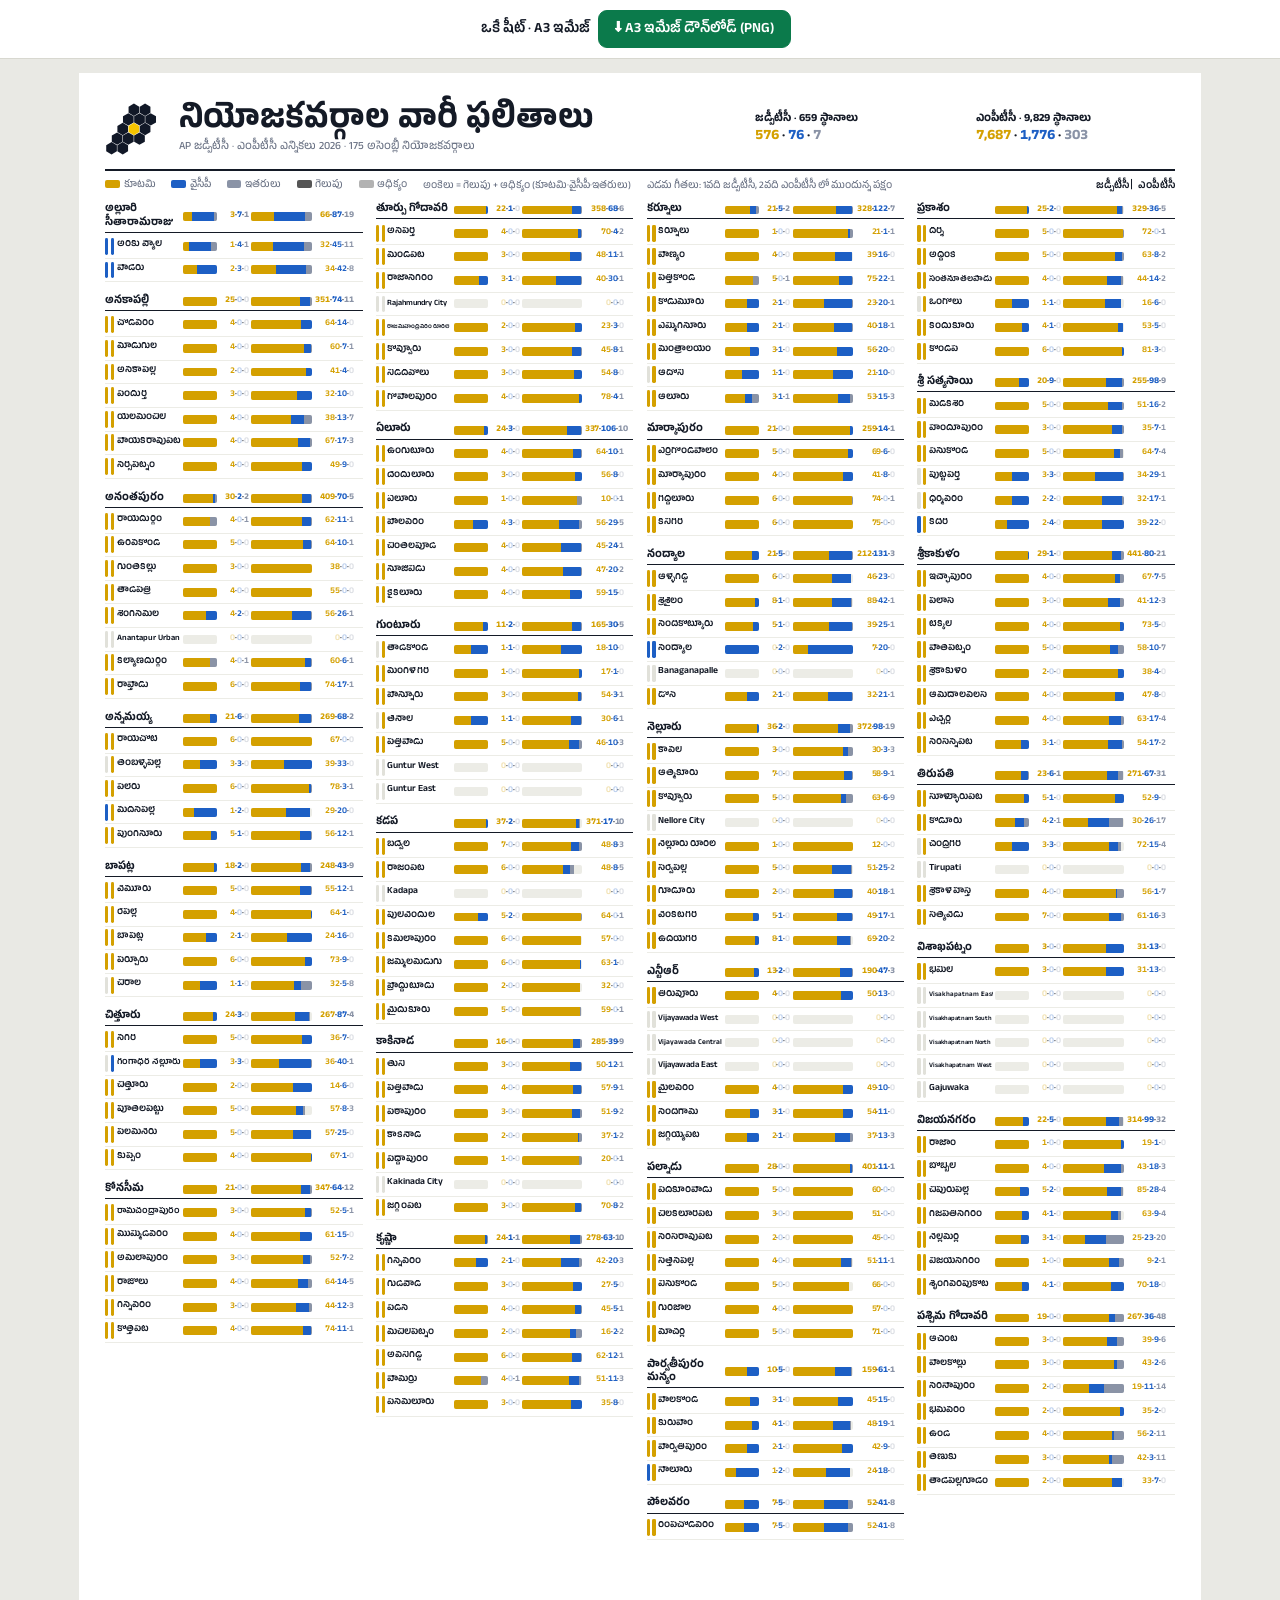
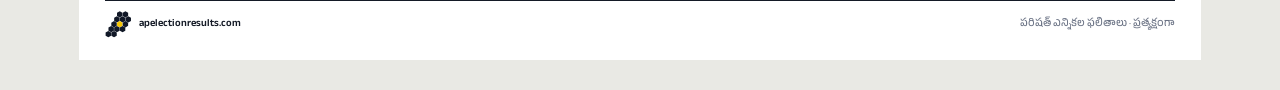
<file: ac-sheet.html>
<!doctype html>
<html lang="te">
<head>
<meta charset="utf-8" />
<meta name="viewport" content="width=device-width, initial-scale=1" />
<title>నియోజకవర్గాల వారీ ఫలితాలు · AP ZPTC MPTC 2026</title>
<meta name="description" content="All 175 assembly constituencies on one A3 / A4 sheet: ZPTC and MPTC seats won and leading, by Kutami, YSRCP and others." />
<link rel="preconnect" href="https://fonts.googleapis.com" />
<link href="https://fonts.googleapis.com/css2?family=Anek+Telugu:wght@400;500;600;700&family=Inter+Tight:wght@500;700&display=swap" rel="stylesheet" />
<style>
:root { --u: 1mm; --K: #d4a000; --Y: #1d5fc4; --O: #8a93a6; --ink: #141a26; --mut: #6b7385; }
* { box-sizing: border-box; margin: 0; }
html { background: #e9e9e4; }
body { font-family: "Anek Telugu", sans-serif; color: var(--ink); }
.bar-tools { position: sticky; top: 0; z-index: 5; display: flex; gap: 8px; align-items: center; justify-content: center; flex-wrap: wrap; padding: 10px 12px; background: #fff; border-bottom: 1px solid #d8d8d0; font: 600 14px "Anek Telugu", sans-serif; }
.bar-tools button { min-height: 38px; padding: 4px 16px; border: 1px solid #c9c9c0; border-radius: 9px; background: #f4f4ef; font: inherit; cursor: pointer; }
.bar-tools button[aria-pressed="true"] { background: var(--ink); color: #fff; border-color: var(--ink); }
.bar-tools .go { background: #0b7a4b; color: #fff; border-color: #0b7a4b; }
.stage { padding: 14px 8px 30px; display: flex; justify-content: center; }

/* the sheet: A3 portrait is 297 x 420 mm; A4 is the same layout at 0.7071 scale (--u) */
.sheet { --e: calc(var(--u) * 2.5); font-size: var(--e); width: calc(var(--u) * 297); height: calc(var(--u) * 420); padding: calc(var(--u) * 8) calc(var(--u) * 7) calc(var(--u) * 6); background: #fff; overflow: hidden; position: relative; display: flex; flex-direction: column; line-height: 1.25; }
.hd { display: flex; align-items: center; gap: 2.2em; padding-bottom: 1.4em; border-bottom: .25em solid var(--ink); }
.hd img { width: 5.6em; height: 5.6em; }
.hd h1 { font: 700 3.4em/1.1 "Anek Telugu", sans-serif; }
.hd p { font-size: 1.15em; color: var(--mut); font-weight: 500; }
.tot { margin-left: auto; display: flex; gap: 2.4em; }
.tot div { min-width: 21em; }
.tot b { display: block; font-size: 1.15em; font-weight: 700; margin-bottom: .25em; }
.tot .n { font-size: 1.5em; font-weight: 700; font-variant-numeric: tabular-nums; }
.lg { display: flex; gap: 1.6em; align-items: center; padding: .9em 0 .8em; font-size: 1.05em; color: var(--mut); font-weight: 500; flex-wrap: wrap; }
.lg i { display: inline-block; width: 1.5em; height: .8em; border-radius: .2em; vertical-align: -.05em; margin-right: .35em; }
.lg i.l { opacity: .45; }
.cols { flex: 1; column-count: 4; column-gap: calc(var(--u) * 3.5); }
.dist { break-inside: avoid; margin-bottom: 1.1em; }
.dh, .r { display: grid; grid-template-columns: .35em .35em 6.8em 3.6em 3.1em 6.4em 4.2em; column-gap: .25em; align-items: center; }
.dh { padding: .25em 0 .2em; margin-bottom: .25em; border-bottom: .12em solid var(--ink); }
.dh b { grid-column: 1 / 4; font-size: 1.12em; font-weight: 700; }
.r { height: 2.5em; border-bottom: .06em solid #ececE6; }
.r .nm { font-weight: 600; font-size: 1em; white-space: nowrap; overflow: hidden; text-overflow: clip; }
.st { align-self: stretch; margin: .3em 0; border-radius: .15em; }
.bar { display: flex; height: .95em; background: #ecece6; border-radius: .2em; overflow: hidden; }
.bar span { display: block; height: 100%; }
.num { font-size: .92em; font-weight: 600; font-variant-numeric: tabular-nums; white-space: nowrap; text-align: right; letter-spacing: -.01em; }
.num u { text-decoration: none; } .num u.z { opacity: .3; }
.dh .num { font-weight: 700; }
.ft { display: flex; justify-content: space-between; align-items: center; padding-top: .9em; border-top: .15em solid var(--ink); font-size: 1.1em; font-weight: 600; }
.ft .brand { display: flex; align-items: center; gap: .7em; } .ft img { width: 2.6em; height: 2.6em; }
.ft span { color: var(--mut); font-weight: 500; }
.msg { padding: 3em; text-align: center; color: var(--mut); font-size: 1.4em; grid-column: 1 / -1; }
html.bare .bar-tools { display: none; } html.bare .stage { padding: 0; } html.bare, html.bare body { background: #fff; }
</style>
</head>
<body>
<div class="bar-tools"><span>ఒకే షీట్ · A3 ఇమేజ్</span><button type="button" class="go" id="save">⬇ A3 ఇమేజ్ డౌన్‌లోడ్ (PNG)</button><span id="saveMsg"></span></div>
<div class="stage"><div class="fit" id="fit"><div class="sheet" id="sheet">
  <div class="hd"><img src="assets/brand/apresults-icon.svg" alt="" />
    <div><h1>నియోజకవర్గాల వారీ ఫలితాలు</h1><p>AP జడ్పీటీసీ · ఎంపీటీసీ ఎన్నికలు 2026 · 175 అసెంబ్లీ నియోజకవర్గాలు</p></div>
    <div class="tot" id="tot"></div></div>
  <div class="lg"><span><i style="background:var(--K)"></i>కూటమి</span><span><i style="background:var(--Y)"></i>వైసీపీ</span><span><i style="background:var(--O)"></i>ఇతరులు</span>
    <span><i style="background:#555"></i>గెలుపు</span><span><i class="l" style="background:#555"></i>ఆధిక్యం</span>
    <span>అంకెలు = గెలుపు + ఆధిక్యం (కూటమి·వైసీపీ·ఇతరులు)</span><span>ఎడమ గీతలు: 1వది జడ్పీటీసీ, 2వది ఎంపీటీసీ లో ముందున్న పక్షం</span>
    <span style="margin-left:auto;font-weight:600;color:var(--ink)">జడ్పీటీసీ ▏ ఎంపీటీసీ</span></div>
  <div class="cols" id="cols"><p class="msg">లోడ్ అవుతోంది…</p></div>
  <div class="ft"><div class="brand"><img src="assets/brand/apresults-icon.svg" alt="" />apelectionresults.com</div><span>పరిషత్ ఎన్నికల ఫలితాలు · ప్రత్యక్షంగా</span></div>
</div></div></div>
<script src="data/mandals.js?v=20261107043500"></script>
<script>
(() => {
  if (/[?&]bare\b/.test(location.search)) document.documentElement.classList.add("bare");
  const $ = (s) => document.querySelector(s), ZP = window.AP_ZP, nf = (n) => Number(n || 0).toLocaleString("en-IN");
  const KUT = ["TDP", "JSP", "BJP", "NDA"], side = (p) => (KUT.includes(p) ? "K" : p === "YSRCP" ? "Y" : "O");
  const fold = (m) => { const o = { K: 0, Y: 0, O: 0 }; for (const [p, n] of Object.entries(m || {})) o[side(p)] += n; return o; };
  // one kind of seat in one constituency (or district): won / leading per side, and who is ahead
  const cell = (c) => { const w = fold(c.s), l = fold(c.l), a = { K: w.K + l.K, Y: w.Y + l.Y, O: w.O + l.O }; const top = ["K", "Y", "O"].sort((x, y) => a[y] - a[x]); return { t: c.t, w, l, a, lead: a[top[0]] === 0 ? null : a[top[0]] === a[top[1]] ? "=" : top[0] }; };
  const add = (x, y) => { const o = { t: x.t + y.t, w: {}, l: {}, a: {} }; for (const k of ["K", "Y", "O"]) { o.w[k] = x.w[k] + y.w[k]; o.l[k] = x.l[k] + y.l[k]; o.a[k] = x.a[k] + y.a[k]; } return o; };
  const zero = () => ({ t: 0, w: { K: 0, Y: 0, O: 0 }, l: { K: 0, Y: 0, O: 0 }, a: { K: 0, Y: 0, O: 0 } });
  const bar = (c) => `<div class="bar">${["K", "Y", "O"].map((k) => [[c.w[k], 1], [c.l[k], .42]].map(([n, op]) => n ? `<span style="width:${(n / c.t) * 100}%;background:var(--${k});opacity:${op}"></span>` : "").join("")).join("")}</div>`;
  const nums = (c) => `<span class="num">${["K", "Y", "O"].map((k) => `<u class="${c.a[k] ? "" : "z"}" style="color:var(--${k})">${c.a[k]}</u>`).join("·")}</span>`;
  const stripe = (c) => `<i class="st" style="background:${c.lead && c.lead !== "=" ? `var(--${c.lead})` : "#e1e1da"}"></i>`;
  let acs = null, extra = [];
  function draw() {
    if (!acs) return;
    const teBy = {}; for (const a of acs) if (a.te) teBy[a.en] = a.te; // a constituency whose ZPTC sits in another district borrows its Telugu name
    const by = {}; for (const a of acs) (by[a.d] ||= []).push(a);
    let Z = zero(), M = zero(); for (const e of extra) { Z = add(Z, cell(e.z)); M = add(M, cell(e.m)); } // seats ETV tags to a label that is not on the official list
    $("#cols").innerHTML = ZP.districts.filter(([id]) => by[id]).map(([id, , te]) => {
      let dz = zero(), dm = zero();
      const rows = by[id].map((a) => { const z = cell(a.z), m = cell(a.m); dz = add(dz, z); dm = add(dm, m);
        return `<div class="r">${stripe(z)}${stripe(m)}<span class="nm">${a.te || teBy[a.en] || a.en}</span>${bar(z)}${nums(z)}${bar(m)}${nums(m)}</div>`; }).join("");
      Z = add(Z, dz); M = add(M, dm);
      return `<section class="dist"><div class="dh"><b>${te}</b>${bar(dz)}${nums(dz)}${bar(dm)}${nums(dm)}</div>${rows}</section>`;
    }).join("");
    const tot = (n, c) => `<div><b>${n} · ${nf(c.t)} స్థానాలు</b><span class="n">${["K", "Y", "O"].map((k) => `<u style="text-decoration:none;color:var(--${k})">${nf(c.a[k])}</u>`).join(" · ")}</span></div>`;
    $("#tot").innerHTML = tot("జడ్పీటీసీ", Z) + tot("ఎంపీటీసీ", M);
    fit();
    // long names shrink to fit their cell instead of being cut
    document.fonts.ready.then(() => { document.querySelectorAll(".nm").forEach((e) => { e.style.fontSize = ""; if (e.scrollWidth > e.clientWidth + 1) e.style.fontSize = Math.floor((e.clientWidth / e.scrollWidth) * 97) + "%"; }); });
  }
  async function load() {
    try { const r = await fetch(`live/ac.json?t=${Math.floor(Date.now() / 60000)}`, { cache: "no-store" }); if (r.ok) { const j = await r.json(); if (j?.acs?.length) { acs = j.acs; extra = j.extra || []; try { localStorage.setItem("pz-ac", JSON.stringify(acs)); } catch {} draw(); return; } } } catch {}
    if (!acs) { try { const a = JSON.parse(localStorage.getItem("pz-ac") || "null"); if (Array.isArray(a) && a.length) { acs = a; draw(); } } catch {} }
    if (!acs) $("#cols").innerHTML = `<p class="msg">ఫలితాలు ఇంకా అందలేదు — కొద్దిసేపట్లో మళ్లీ ప్రయత్నించండి</p>`;
  }
  // on screen the sheet is scaled down to the window; printing uses its true size
  function fit() {
    const sh = $("#sheet"), box = $("#fit"); box.style.zoom = 1;
    box.style.zoom = Math.min(1, (innerWidth - 16) / sh.offsetWidth);
    const c = $("#cols"); if (c.scrollHeight > c.clientHeight + 2 || c.scrollWidth > c.clientWidth + 2) console.warn("constituency sheet overflows its page");
  }
  // the picture: the sheet itself drawn to a PNG at A3 proportions (297 x 420 mm), about 3000 x 4243 px
  async function save() {
    const btn = $("#save"), msg = $("#saveMsg"), box = $("#fit"), z = box.style.zoom; btn.disabled = true; msg.textContent = "ఇమేజ్ తయారవుతోంది…";
    try {
      if (!window.html2canvas) await new Promise((ok, no) => { const s = document.createElement("script"); s.src = "https://cdnjs.cloudflare.com/ajax/libs/html2canvas/1.4.1/html2canvas.min.js"; s.onload = ok; s.onerror = no; document.head.appendChild(s); });
      await document.fonts.ready; box.style.zoom = 1; window.scrollTo(0, 0);
      // the logo is an SVG without a fixed size, which the picture maker skips: draw it to a PNG first and swap it in for the capture
      const imgs = [...document.querySelectorAll("#sheet img")], olds = imgs.map((i) => i.getAttribute("src"));
      try {
        const txt = (await (await fetch(olds[0])).text()).replace("<svg ", '<svg width="400" height="400" '), im = new Image();
        im.src = URL.createObjectURL(new Blob([txt], { type: "image/svg+xml" })); await im.decode();
        const c = document.createElement("canvas"); c.width = c.height = 400; c.getContext("2d").drawImage(im, 0, 0, 400, 400);
        const png = c.toDataURL("image/png"); imgs.forEach((i) => (i.src = png)); await Promise.all(imgs.map((i) => i.decode().catch(() => {})));
      } catch (e) { console.warn("logo:", e); }
      const sh = $("#sheet"), cv = await window.html2canvas(sh, { scale: 3000 / sh.offsetWidth, backgroundColor: "#ffffff", useCORS: true, logging: false, windowWidth: Math.max(innerWidth, sh.offsetWidth + 40) });
      const blob = await new Promise((r) => cv.toBlob(r, "image/png")), file = new File([blob], "ap-constituency-results-A3.png", { type: "image/png" });
      if (/Android|iPhone|iPad/i.test(navigator.userAgent) && navigator.canShare?.({ files: [file] })) await navigator.share({ files: [file], title: "నియోజకవర్గాల వారీ ఫలితాలు" }).catch(() => {});
      else { const a = document.createElement("a"); a.href = URL.createObjectURL(blob); a.download = file.name; document.body.appendChild(a); a.click(); a.remove(); setTimeout(() => URL.revokeObjectURL(a.href), 4000); }
      msg.textContent = "✓ సిద్ధం";
    } catch (e) { msg.textContent = "ఇమేజ్ తయారు కాలేదు — మళ్లీ ప్రయత్నించండి"; console.error(e); }
    document.querySelectorAll("#sheet img").forEach((i) => i.setAttribute("src", "assets/brand/apresults-icon.svg"));
    box.style.zoom = z; fit(); btn.disabled = false; setTimeout(() => (msg.textContent = ""), 5000);
  }
  document.addEventListener("click", (e) => { if (e.target.closest("#save")) save(); });
  addEventListener("resize", fit);
  load(); setInterval(() => { if (!document.hidden) load(); }, 60000);
})();
</script>
</body>
</html>
</file>
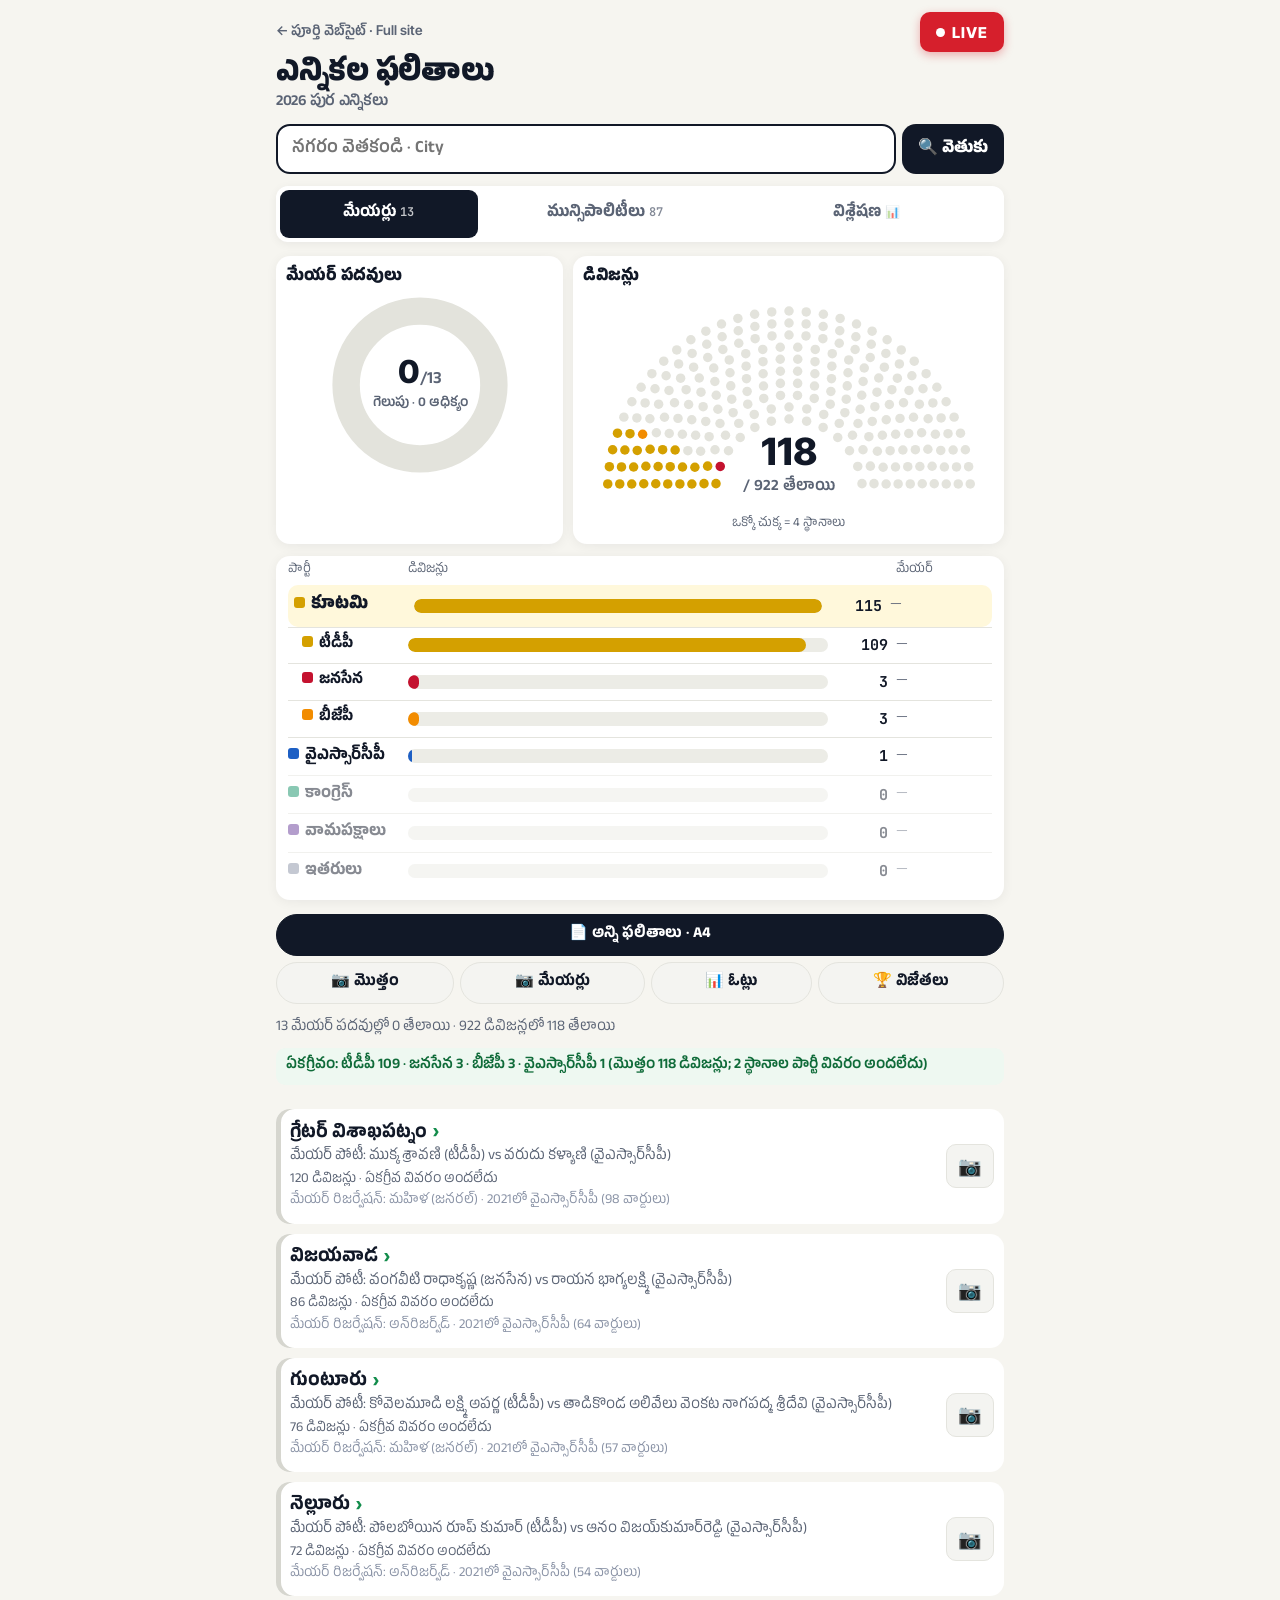
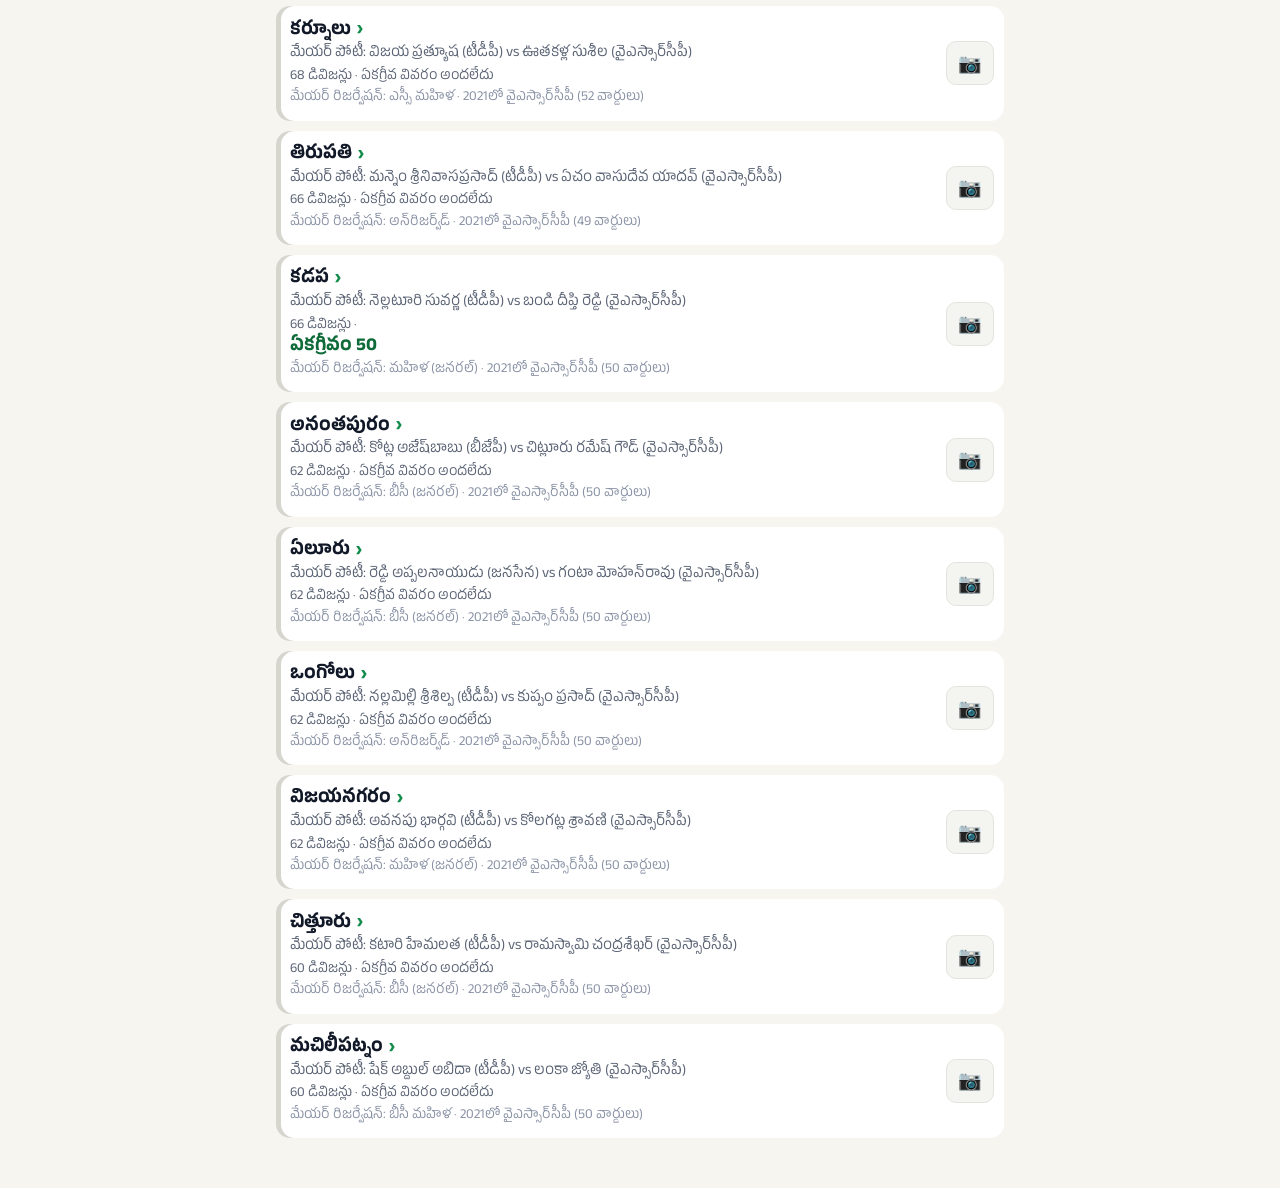
<file: counting-simple.html>
<!doctype html>
<html lang="te">
<head>
  <meta charset="utf-8" />
  <meta name="viewport" content="width=device-width, initial-scale=1" />
  <title>ఎన్నికల ఫలితాలు · AP Election Results</title>
  <meta name="description" content="2026 Andhra Pradesh urban local body results, town by town, with result images to share." />
  <link rel="preconnect" href="https://fonts.googleapis.com" />
  <link href="https://fonts.googleapis.com/css2?family=Anek+Telugu:wght@400;600;800&family=Ramabhadra&family=Inter+Tight:wght@400;500;600;700;800&family=JetBrains+Mono:wght@500;700&display=swap" rel="stylesheet" />
  <link rel="stylesheet" href="counting-simple.css?v=20261104200000" />
</head>
<body>
  <div id="demoBar" class="demo" hidden><b>డెమో · నిజమైన ఫలితాలు కావు</b><input id="demoP" type="range" min="0" max="100" value="60" aria-label="Counting stage" /><span id="demoV">60%</span><a href="counting-simple.html">Exit</a></div>
  <main class="wrap">
    <p class="crumb"><a href="./#/local">← పూర్తి వెబ్‌సైట్ · Full site</a> <button class="live-btn" id="state" type="button" aria-label="Refresh live results"><i></i><span id="stateT">LIVE</span></button></p>
    <h1>ఎన్నికల ఫలితాలు <small>2026 పుర ఎన్నికలు</small></h1>
    <form class="find" id="find" role="search" autocomplete="off"><input id="findQ" type="search" placeholder="నగరం వెతకండి · City" aria-label="Search city or town" /><button type="submit" aria-label="Search">🔍 వెతుకు</button><div class="find-list" id="findList" hidden></div></form>
    <nav class="tabs" role="tablist" aria-label="Result type">
      <button type="button" role="tab" data-tab="mayors">మేయర్లు <small>13</small></button>
      <button type="button" role="tab" data-tab="towns">మున్సిపాలిటీలు <small>87</small></button>
      <button type="button" role="tab" data-tab="insights">విశ్లేషణ <small>📊</small></button>
    </nav>

    <div class="cd" id="cd" hidden role="timer"></div>
    <p class="livebar" id="live" role="status"></p>

    <section id="tab-mayors" hidden>
      <div class="charts" id="chM"></div>
      <div class="chips"><button type="button" class="a4" data-share="img-a4-all">📄 అన్ని ఫలితాలు · A4</button><button type="button" data-share="img-overall">📷 మొత్తం</button><button type="button" data-share="img-mayors">📷 మేయర్లు</button><button type="button" data-share="img-mayor-votes">📊 ఓట్లు</button><button type="button" data-share="img-mayor-winners">🏆 విజేతలు</button></div>
      <p class="note" id="progM"></p>
      <p class="note uo" id="uoM"></p>
      <table class="res"><tbody id="may"></tbody></table>
    </section>

    <section id="tab-towns" hidden>
      <div class="charts" id="chT"></div>
      <div class="chips"><button type="button" class="a4" data-share="img-a4-all">📄 అన్ని ఫలితాలు · A4</button><button type="button" data-share="img-overall">📷 మొత్తం</button><button type="button" data-share="img-towns">📷 మున్సిపాలిటీలు</button><button type="button" data-share="img-chair-votes">📊 ఓట్లు</button><button type="button" data-share="img-chair-winners">🏆 విజేతలు</button></div>
      <p class="note" id="progT"></p>
      <p class="note uo" id="uoT"></p>
      <input id="q" type="search" placeholder="పట్టణం వెతకండి · Search town" aria-label="Search town" />
      <table class="res"><tbody id="all"></tbody></table>
    </section>

    <section id="tab-insights" hidden><div id="ins"></div></section>

  </main>

  <script src="data/bodies.js?v=20261103081429"></script>
  <script src="data/candidates.js?v=20261103081429"></script>
  <script src="data/telugu.js?v=20261103081429"></script>
  <script src="data/unopposed.js?v=20261103081429"></script>
  <script src="data/turnout.js?v=20261103081429"></script>
  <script src="data/past2021.js?v=20261103081429"></script>
  <script src="data/results.js?v=20261103081429"></script>
  <script src="supabase-config.js?v=20261103081429"></script>
  <script src="counting.js?v=20261107013000"></script>
  <script src="counting-simple.js?v=20261104140000"></script>
  <script src="data/general.js?v=20261103081429"></script>
  <script src="share-templates.js?v=20261103081429"></script>
  <script src="share-templates2.js?v=20261103081429"></script>
  <script src="share.js?v=20261103081429"></script>
  <script src="public-share.js?v=20261103081429"></script>
  <script src="counting-simple-images.js?v=20261103121355"></script>
  <script src="counting-simple-share.js?v=20261103081429"></script>
  <script src="counting-simple-wards.js?v=20261103140935"></script>
  <script src="counting-simple-winners.js?v=20261103121355"></script>
  <script src="counting-simple-charts.js?v=20261104090000"></script>
  <script src="counting-simple-search.js?v=20261104120000"></script>
  <script src="counting-simple-a4.js?v=20261104160000"></script>
  <script src="data/rebels.js?v=20261104190000"></script>
  <script src="counting-simple-insights.js?v=20261104200000"></script>
  <script src="counting-simple-report.js?v=20261103121355"></script>
</body>
</html>
</file>
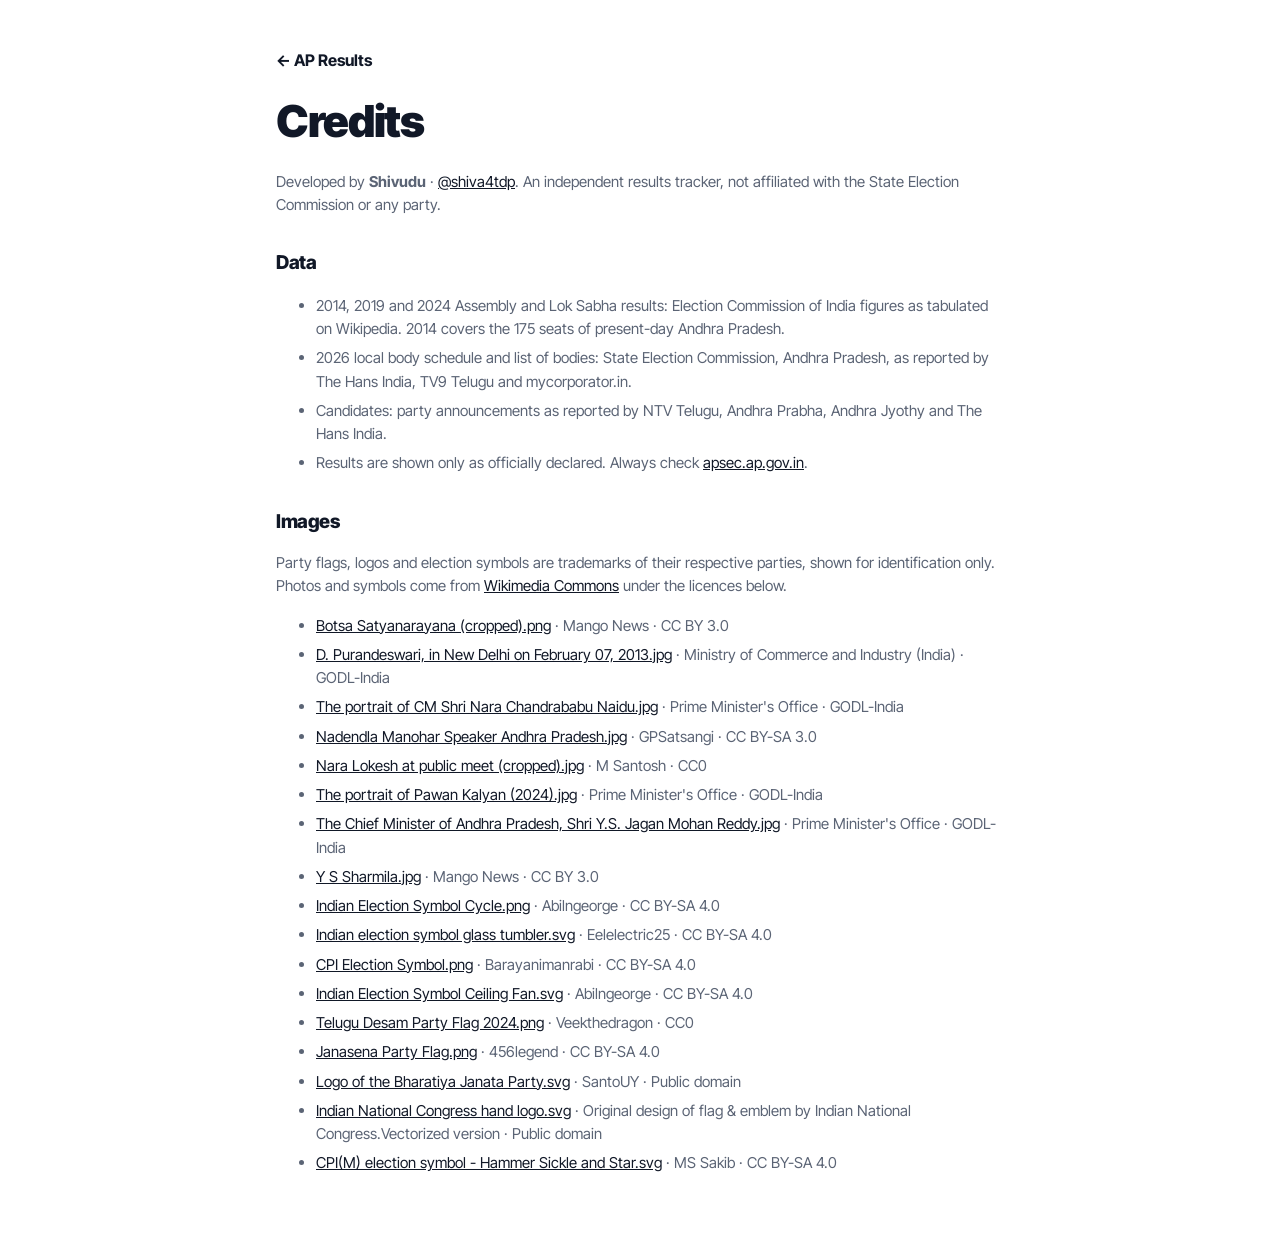
<file: credits.html>
<!doctype html>
<html lang="en">
<head>
  <meta charset="utf-8" />
  <meta name="viewport" content="width=device-width, initial-scale=1" />
  <title>Credits · AP Results</title>
  <meta name="description" content="Data sources and image credits for apelectionresults.com." />
  <link rel="preconnect" href="https://fonts.googleapis.com" />
  <link rel="preconnect" href="https://fonts.gstatic.com" crossorigin />
  <link href="https://fonts.googleapis.com/css2?family=Inter+Tight:wght@400;600;800;900&display=swap" rel="stylesheet" />
  <link rel="stylesheet" href="styles.css?v=1" />
  <style>
    .cr { max-width: 760px; margin: 0 auto; padding: 48px 16px 64px; }
    .cr h1 { font-size: clamp(30px, 5vw, 44px); font-weight: 900; letter-spacing: -0.03em; margin: 14px 0 8px; }
    .cr h2 { font-size: 19px; margin: 32px 0 8px; }
    .cr p, .cr li { color: var(--ink2); font-size: 15px; } .cr li { margin-bottom: 6px; }
    .cr a { color: var(--ink); }
    .back { text-decoration: none; font-weight: 700; color: var(--ink); }
  </style>
</head>
<body>
  <main class="cr">
    <a class="back" href="./">← AP Results</a>
    <h1>Credits</h1>
    <p>Developed by <b>Shivudu</b> · <a href="https://x.com/shiva4tdp" target="_blank" rel="noopener">@shiva4tdp</a>. An independent results tracker, not affiliated with the State Election Commission or any party.</p>

    <h2>Data</h2>
    <ul>
      <li>2014, 2019 and 2024 Assembly and Lok Sabha results: Election Commission of India figures as tabulated on Wikipedia. 2014 covers the 175 seats of present-day Andhra Pradesh.</li>
      <li>2026 local body schedule and list of bodies: State Election Commission, Andhra Pradesh, as reported by The Hans India, TV9 Telugu and mycorporator.in.</li>
      <li>Candidates: party announcements as reported by NTV Telugu, Andhra Prabha, Andhra Jyothy and The Hans India.</li>
      <li>Results are shown only as officially declared. Always check <a href="https://apsec.ap.gov.in" target="_blank" rel="noopener">apsec.ap.gov.in</a>.</li>
    </ul>

    <h2>Images</h2>
    <p>Party flags, logos and election symbols are trademarks of their respective parties, shown for identification only. Photos and symbols come from <a href="https://commons.wikimedia.org" target="_blank" rel="noopener">Wikimedia Commons</a> under the licences below.</p>
    <ul id="photoCredits"></ul>
  </main>
  <script src="data/parties.js?v=1"></script>
  <script>
    (function () {
      var esc = function (s) { return String(s == null ? "" : s).replace(/[&<>"']/g, function (c) { return { "&": "&amp;", "<": "&lt;", ">": "&gt;", '"': "&quot;", "'": "&#39;" }[c]; }); };
      var cr = window.AP_PHOTO_CREDITS || {};
      document.getElementById("photoCredits").innerHTML = Object.keys(cr).map(function (k) {
        var c = cr[k];
        return '<li><a href="' + esc(c.page) + '" target="_blank" rel="noopener">' + esc(c.file.replace(/_/g, " ")) + "</a> · " + esc(c.author || "unknown") + " · " + esc(c.license) + "</li>";
      }).join("");
    })();
  </script>
</body>
</html>
</file>
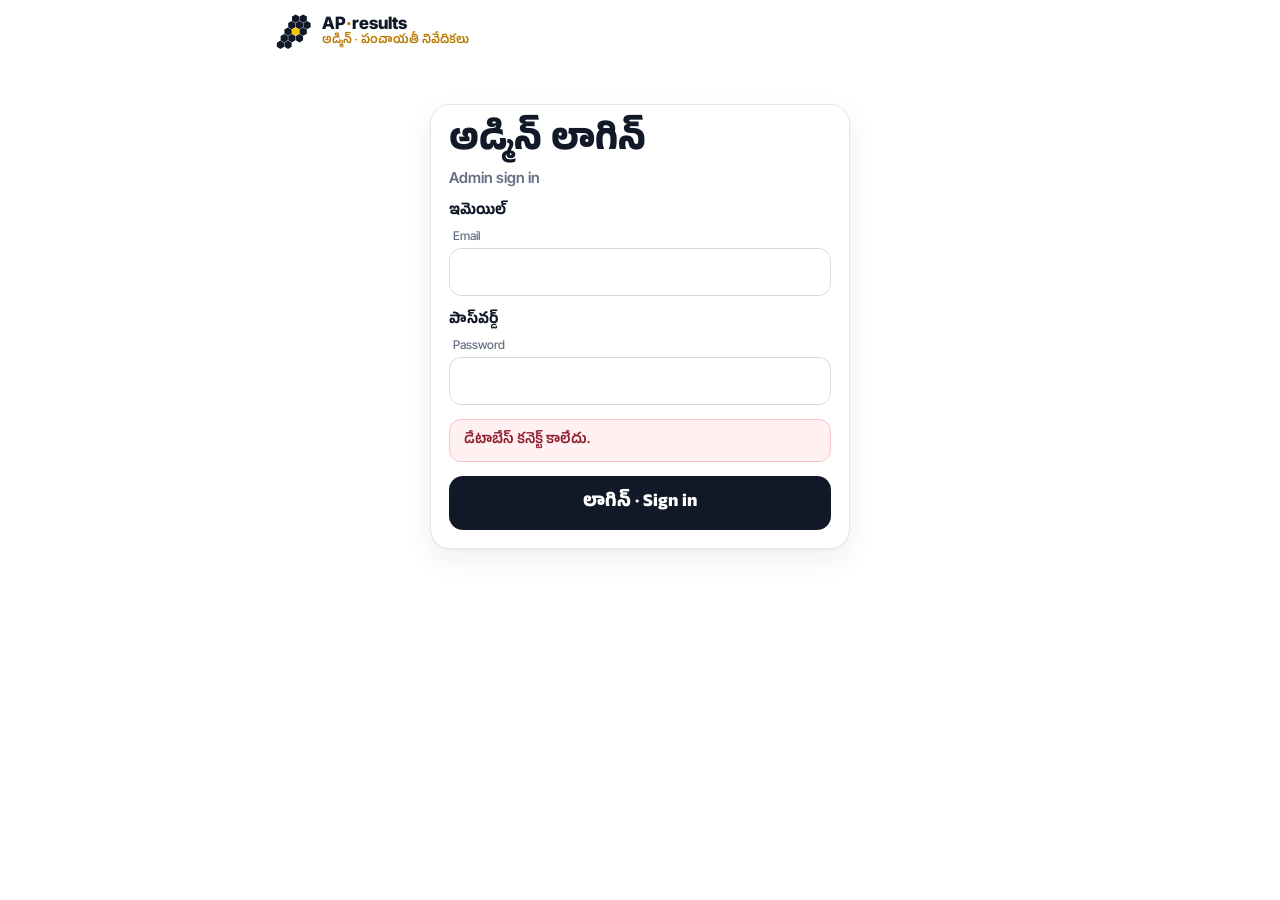
<file: gp-admin.html>
<!doctype html>
<html lang="te">
<head>
<meta charset="utf-8" />
<meta name="viewport" content="width=device-width, initial-scale=1" />
<title>పంచాయతీ నివేదికలు · Admin</title>
<meta name="robots" content="noindex, nofollow" />
<link rel="preconnect" href="https://fonts.googleapis.com" />
<link href="https://fonts.googleapis.com/css2?family=Anek+Telugu:wght@400;500;600;700;800&family=Inter+Tight:wght@500;600;700;800&display=swap" rel="stylesheet" />
<link rel="stylesheet" href="gp-report.css?v=20261121103000" />
</head>
<body>
<header class="gr-top"><a class="gr-brand" href="./"><img src="assets/brand/apresults-icon.svg" alt="" /><span><b>AP<i>·</i>results</b><small>అడ్మిన్ · పంచాయతీ నివేదికలు</small></span></a></header>
<main class="gr ga">
  <div id="gaMock" class="gr-mock" hidden>TEST MODE · localhost only · uses the reports saved in this browser by gp-report.html?mock</div>
  <section id="gaLogin" class="gr-card ga-login" hidden>
    <h1>అడ్మిన్ లాగిన్<span>Admin sign in</span></h1>
    <label>ఇమెయిల్ <small>Email</small><input id="gaEmail" type="email" autocomplete="username" /></label>
    <label>పాస్‌వర్డ్ <small>Password</small><input id="gaPass" type="password" autocomplete="current-password" /></label>
    <p class="gr-err" id="gaLoginErr" hidden></p>
    <button type="button" class="gr-go" id="gaSignIn">లాగిన్ · Sign in</button>
  </section>

  <section id="gaApp" hidden>
    <h1>పంచాయతీ నివేదికలు<span id="gaCount">Follower reports</span></h1>
    <div class="ga-bar">
      <div class="seg" id="gaStatus"><button type="button" data-s="pending" aria-pressed="true">ఎదురుచూపు</button><button type="button" data-s="approved" aria-pressed="false">ఆమోదించినవి</button><button type="button" data-s="rejected" aria-pressed="false">తిరస్కరించినవి</button><button type="button" data-s="all" aria-pressed="false">అన్నీ</button></div>
      <div class="seg" id="gaPhase"><button type="button" data-p="0" aria-pressed="true">అన్ని దశలు</button><button type="button" data-p="1" aria-pressed="false">1</button><button type="button" data-p="2" aria-pressed="false">2</button><button type="button" data-p="3" aria-pressed="false">3</button></div>
      <input id="gaQ" type="search" placeholder="పంచాయతీ / మండలం / పేరు వెతకండి" />
    </div>
    <div class="ga-bar"><button type="button" class="ga-btn ok" id="gaBulk">ఎంచుకున్నవి ఆమోదించు</button><button type="button" class="ga-btn dark" id="gaAgree">2+ నివేదికలు ఒకేలా ఉన్నవి ఆమోదించు</button><button type="button" class="ga-btn" id="gaRefresh">రిఫ్రెష్</button><span class="ga-meta" id="gaWho"></span><button type="button" class="ga-btn" id="gaOut">లాగౌట్</button></div>
    <div class="ga-list" id="gaList"></div>
  </section>
</main>
<script src="supabase-config.js?v=20261103081429"></script>
<script src="data/mandals.js?v=20261106234400"></script>
<script src="gp-admin.js?v=20261121103000"></script>
</body>
</html>
</file>
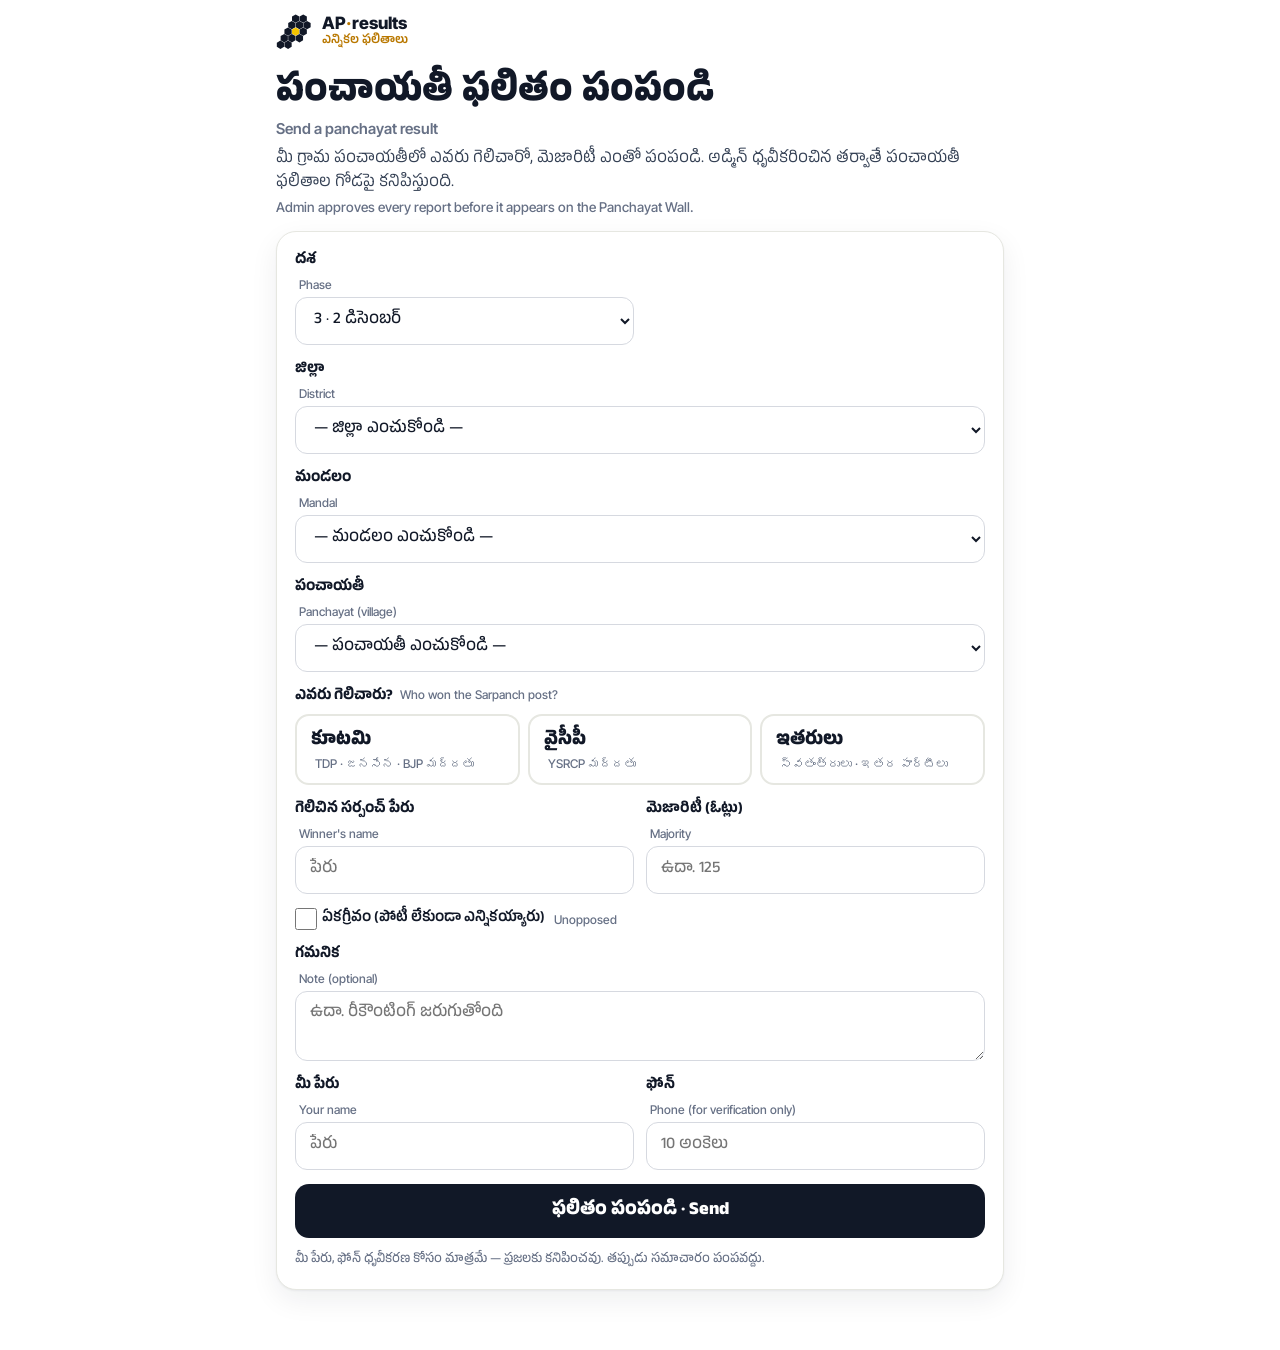
<file: gp-report.html>
<!doctype html>
<html lang="te">
<head>
<meta charset="utf-8" />
<meta name="viewport" content="width=device-width, initial-scale=1" />
<title>పంచాయతీ ఫలితం పంపండి · Send a panchayat result</title>
<meta name="robots" content="noindex, nofollow" />
<link rel="preconnect" href="https://fonts.googleapis.com" />
<link href="https://fonts.googleapis.com/css2?family=Anek+Telugu:wght@400;500;600;700;800&family=Inter+Tight:wght@500;600;700;800&display=swap" rel="stylesheet" />
<link rel="stylesheet" href="gp-report.css?v=20261122190000" />
</head>
<body>
<header class="gr-top"><a class="gr-brand" href="./"><img src="assets/brand/apresults-icon.svg" alt="" /><span><b>AP<i>·</i>results</b><small>ఎన్నికల ఫలితాలు</small></span></a></header>
<main class="gr">
  <h1>పంచాయతీ ఫలితం పంపండి<span>Send a panchayat result</span></h1>
  <p class="gr-lede">మీ గ్రామ పంచాయతీలో ఎవరు గెలిచారో, మెజారిటీ ఎంతో పంపండి. అడ్మిన్ ధృవీకరించిన తర్వాతే పంచాయతీ ఫలితాల గోడపై కనిపిస్తుంది. <span>Admin approves every report before it appears on the Panchayat Wall.</span></p>

  <form id="grForm" class="gr-card" novalidate autocomplete="off">
    <div class="gr-row two">
      <label>దశ <small>Phase</small><select id="grPhase"><option value="1">1 · 26 నవంబర్</option><option value="2">2 · 29 నవంబర్</option><option value="3">3 · 2 డిసెంబర్</option></select></label>
    </div>

    <label>జిల్లా <small>District</small><select id="grDist" required></select></label>
    <label>మండలం <small>Mandal</small><select id="grMandal" required></select></label>
    <p class="gr-err" id="grShut" hidden></p>
    <label>పంచాయతీ <small>Panchayat (village)</small><select id="grPanchSel"></select></label>
    <label id="grPanchTxt" hidden>పంచాయతీ పేరు <small>Type the name</small><input id="grPanch" type="text" placeholder="గ్రామం పేరు రాయండి" /></label>

    <fieldset class="gr-side"><legend>ఎవరు గెలిచారు? <small>Who won the Sarpanch post?</small></legend>
      <div class="gr-opts">
        <label class="opt k"><input type="radio" name="side" value="K" required /><span><b>కూటమి</b><small>TDP · జనసేన · BJP మద్దతు</small></span></label>
        <label class="opt y"><input type="radio" name="side" value="Y" /><span><b>వైసీపీ</b><small>YSRCP మద్దతు</small></span></label>
        <label class="opt o"><input type="radio" name="side" value="O" /><span><b>ఇతరులు</b><small>స్వతంత్రులు · ఇతర పార్టీలు</small></span></label>
      </div>
    </fieldset>

    <div class="gr-row two">
      <label>గెలిచిన సర్పంచ్ పేరు <small>Winner's name</small><input id="grWinner" type="text" placeholder="పేరు" /></label>
      <label>మెజారిటీ (ఓట్లు) <small>Majority</small><input id="grMargin" type="number" inputmode="numeric" min="0" max="200000" placeholder="ఉదా. 125" /></label>
    </div>
    <label class="gr-check"><input id="grUnop" type="checkbox" /> ఏకగ్రీవం (పోటీ లేకుండా ఎన్నికయ్యారు) <small>Unopposed</small></label>
    <label>గమనిక <small>Note (optional)</small><textarea id="grNotes" rows="2" maxlength="500" placeholder="ఉదా. రీకౌంటింగ్ జరుగుతోంది"></textarea></label>

    <div class="gr-row two">
      <label>మీ పేరు <small>Your name</small><input id="grName" type="text" required placeholder="పేరు" /></label>
      <label>ఫోన్ <small>Phone (for verification only)</small><input id="grPhone" type="tel" inputmode="tel" required placeholder="10 అంకెలు" /></label>
    </div>
    <input id="grWeb" name="website" type="text" tabindex="-1" autocomplete="off" class="gr-hp" aria-hidden="true" />

    <p class="gr-err" id="grErr" hidden></p>
    <button type="submit" class="gr-go" id="grGo">ఫలితం పంపండి · Send</button>
    <p class="gr-fine">మీ పేరు, ఫోన్ ధృవీకరణ కోసం మాత్రమే — ప్రజలకు కనిపించవు. తప్పుడు సమాచారం పంపవద్దు.</p>
  </form>

  <div class="gr-card gr-done" id="grDone" hidden></div>
</main>
<script src="supabase-config.js?v=20261103081429"></script>
<script src="data/mandals.js?v=20261106234400"></script>
<script src="gp-report.js?v=20261126130000"></script>
</body>
</html>
</file>
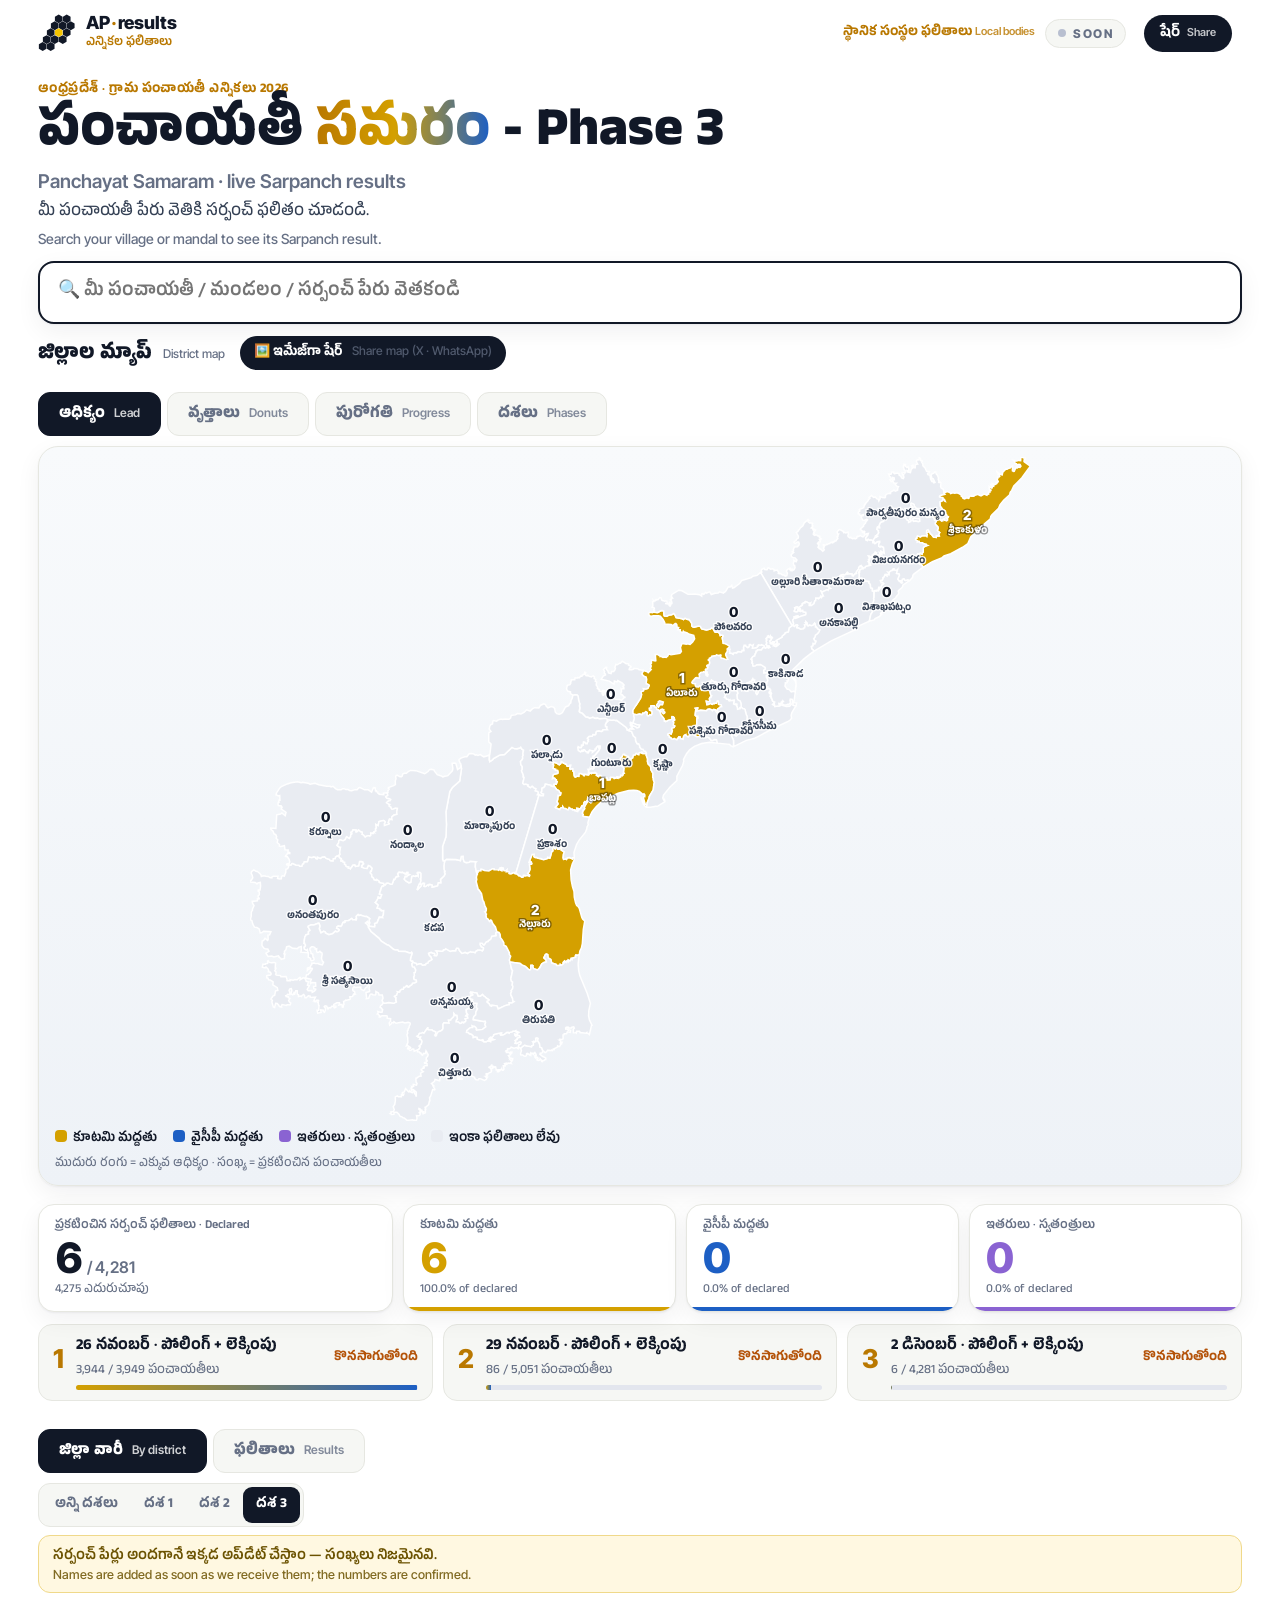
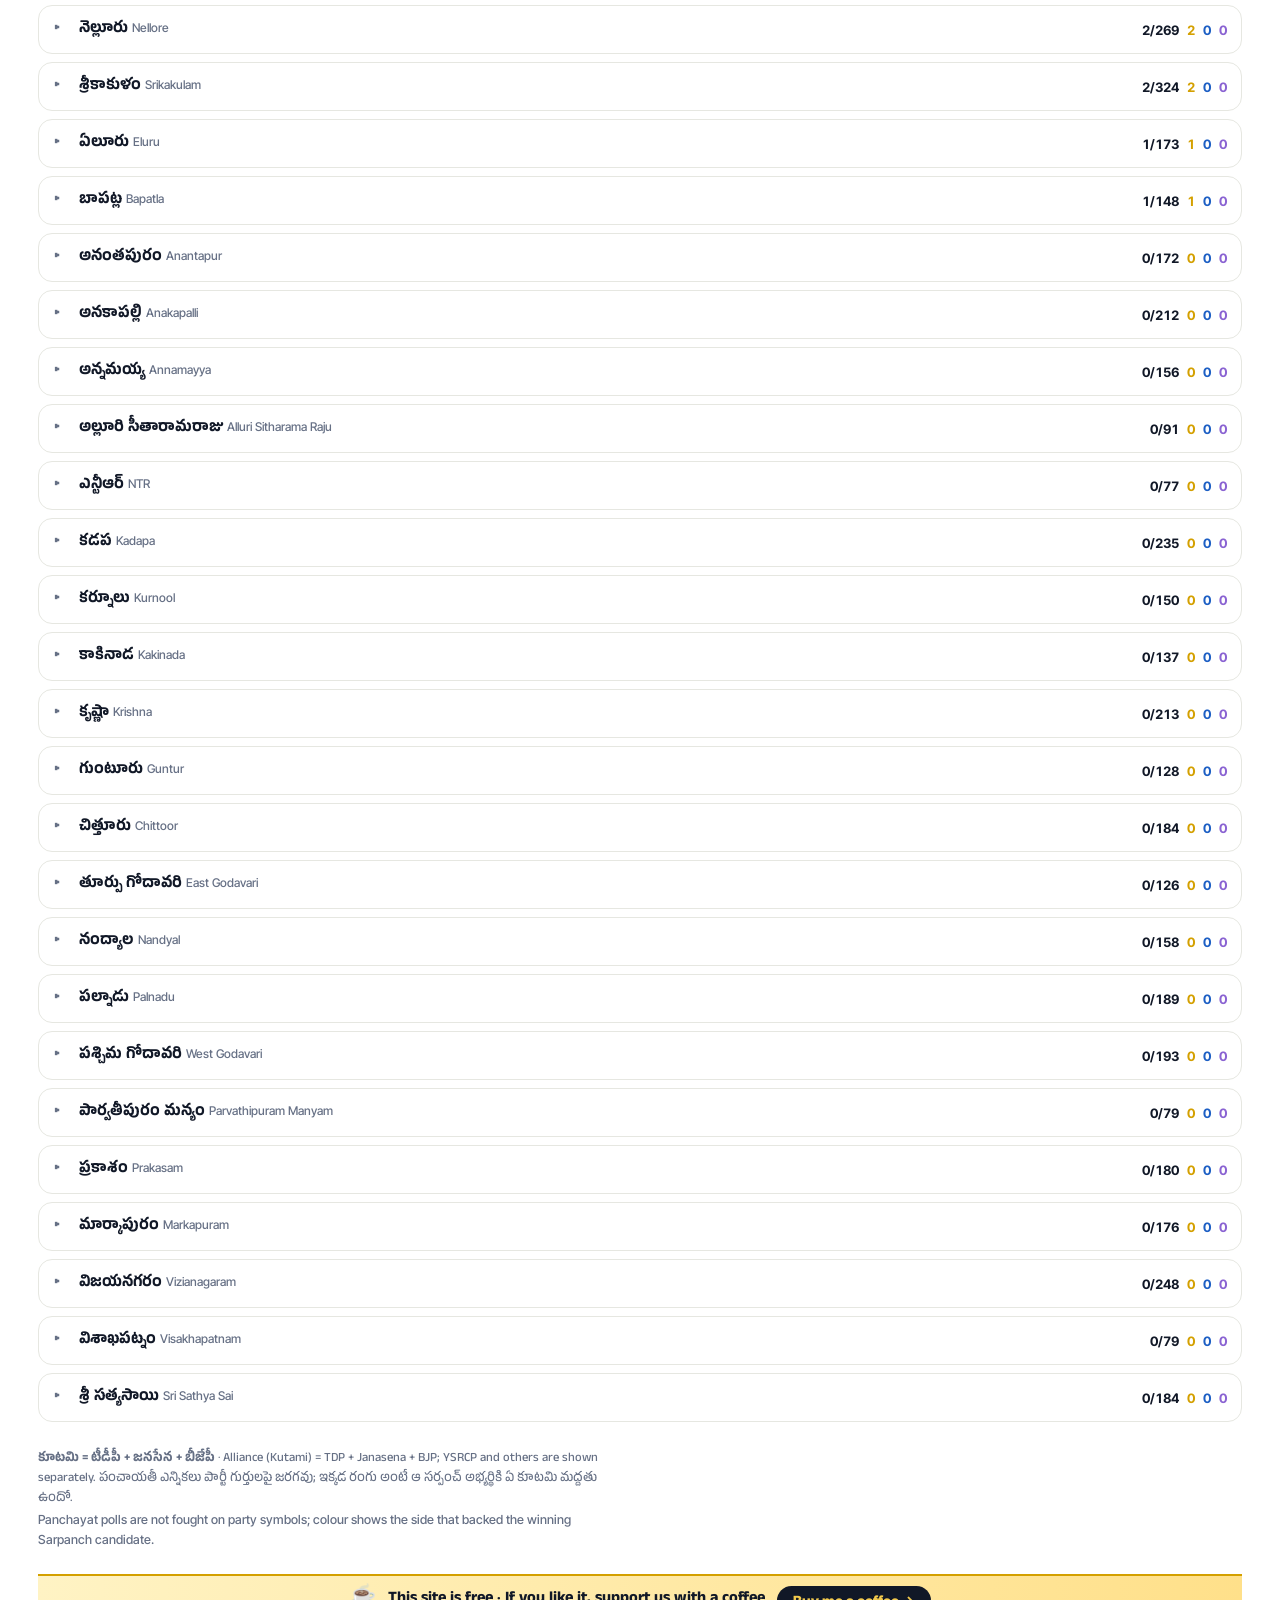
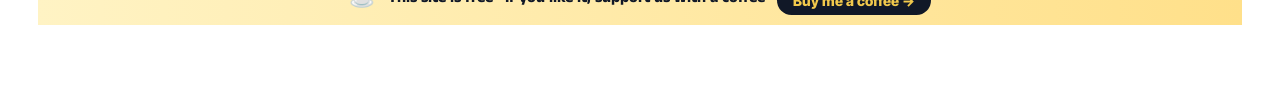
<file: panchayat.html>
<!doctype html>
<html lang="te">
<head>
<meta charset="utf-8" />
<meta name="viewport" content="width=device-width, initial-scale=1" />
<title>పంచాయతీ ఫలితాలు · Panchayat Live · AP 2026</title>
<meta name="robots" content="index, follow" />
<meta property="og:type" content="website" />
<meta property="og:title" content="AP Panchayat Results 2026 Live · పంచాయతీ ఫలితాలు" />
<meta property="og:description" content="Every gram panchayat in Andhra Pradesh lights up as its Sarpanch result is declared. 26 Nov, 29 Nov, 2 Dec." />
<meta property="og:image" content="https://apelectionresults.com/assets/brand/og-panchayat.jpg?v=20261122" />
<meta property="og:image:width" content="1200" />
<meta property="og:image:height" content="630" />
<meta name="twitter:card" content="summary_large_image" />
<meta name="twitter:image" content="https://apelectionresults.com/assets/brand/og-panchayat.jpg?v=20261122" />
<meta name="description" content="Every gram panchayat in Andhra Pradesh, lighting up as its result is declared: 13,000+ villages, three phases, one wall." />
<link rel="preconnect" href="https://fonts.googleapis.com" />
<link href="https://fonts.googleapis.com/css2?family=Anek+Telugu:wght@400;500;600;700;800&family=Inter+Tight:wght@500;600;700;800&display=swap" rel="stylesheet" />
<link rel="stylesheet" href="panchayat.css?v=20261126200500" />
</head>
<body>

<header class="pl-top">
  <a class="pl-brand" href="./?home" aria-label="AP Election Results"><img src="assets/brand/apresults-icon.svg" alt="" /><span><b>AP<i>·</i>results</b><small>ఎన్నికల ఫలితాలు</small></span></a>
  <a class="pl-home" href="./?home#/local">స్థానిక సంస్థల ఫలితాలు <small>Local bodies</small></a><span class="pl-live" id="plLive"><i></i><span id="plLiveT">LIVE</span></span>
</header>

<main class="pl">
  <section class="pl-hero">
    <p class="pl-eyebrow">ఆంధ్రప్రదేశ్ · గ్రామ పంచాయతీ ఎన్నికలు 2026</p>
    <h1>పంచాయతీ <em>సమరం</em> <b class="pl-hph" id="plHPh"></b><span>Panchayat Samaram · live Sarpanch results</span></h1>
    <p class="pl-lede">మీ పంచాయతీ పేరు వెతికి సర్పంచ్ ఫలితం చూడండి. <span>Search your village or mandal to see its Sarpanch result.</span></p>
    <div class="pl-search"><input id="plLQ" type="search" placeholder="🔍 మీ పంచాయతీ / మండలం / సర్పంచ్ పేరు వెతకండి" autocomplete="off" aria-label="Search your panchayat" /></div>
  <section class="pl-mapsec">
    <h2>జిల్లాల మ్యాప్ <small>District map</small> <button type="button" id="plMapShare" class="pl-mapshare">🖼️ ఇమేజ్‌గా షేర్ <small>Share map (X · WhatsApp)</small></button></h2>
    <div class="pl-views pl-mapmodes" id="plMapModes" role="tablist" aria-label="Map mode"><button type="button" data-m="lead" aria-pressed="true">ఆధిక్యం <small>Lead</small></button><button type="button" data-m="bubbles" aria-pressed="false">వృత్తాలు <small>Donuts</small></button><button type="button" data-m="progress" aria-pressed="false">పురోగతి <small>Progress</small></button><button type="button" data-m="phases" aria-pressed="false">దశలు <small>Phases</small></button></div>
    <div id="plMap" class="pl-map"></div>
    <div id="plMapSel" class="pl-mapsel" hidden></div>
  </section>
    <div class="pl-score" id="plScore"></div>
    <div class="pl-phases" id="plPhases"></div>
  </section>

  <section class="pl-wallsec">
    <div class="pl-views" role="tablist" aria-label="View"><button type="button" data-view="dist" aria-pressed="true">జిల్లా వారీ <small>By district</small></button><button type="button" data-view="list" aria-pressed="false">ఫలితాలు <small>Results</small></button></div>
    <div class="pl-tools"><div class="pl-seg" id="plPhaseSeg" role="group" aria-label="Phase"></div></div>

    <div id="plWallView" hidden style="display:none">
      <div class="pl-tools"><div class="pl-seg" id="plPartySeg" role="group" aria-label="Side"></div><input id="plQ" type="search" placeholder="గ్రామం / మండలం వెతకండి · Find your village" aria-label="Search village" autocomplete="off" /></div>
      <div class="pl-legend" id="plLegend"></div>
      <div id="plEmpty" class="pl-empty" hidden></div>
      <div id="plWall" class="pl-wall"></div>
      <div id="plHits" class="pl-hits" hidden></div>
      <section class="pl-cols">
        <div><h2>జిల్లాల వారీ <small>District-wise</small></h2><div class="pl-tablewrap"><table class="pl-tbl" id="plTbl"></table></div></div>
        <div><h2>తాజా ఫలితాలు <small>Just declared</small></h2><ol class="pl-latest" id="plLatest"></ol></div>
      </section>
    </div>

    <div id="plDistView" hidden>
      <p class="pl-note">సర్పంచ్ పేర్లు అందగానే ఇక్కడ అప్‌డేట్ చేస్తాం — సంఖ్యలు నిజమైనవి. <span>Names are added as soon as we receive them; the numbers are confirmed.</span></p>
      <div id="plDist" class="pl-dist"></div>
    </div>
    <div id="plListView" hidden>
      <p class="pl-note">సర్పంచ్ పేర్లు అందగానే అప్‌డేట్ చేస్తాం — సంఖ్యలు నిజమైనవి. <span>Names are added as soon as we receive them; the numbers are confirmed.</span></p>
      <div class="pl-tools"><div class="pl-seg" id="plLSide" role="group" aria-label="Side"></div></div>
      <p class="pl-lcount" id="plLCount"></p>
      <div class="pl-tablewrap"><table class="pl-tbl pl-ltbl" id="plLTbl"></table></div>
      <button type="button" class="pl-more" id="plLMore" hidden>మరిన్ని చూడండి · Show more</button>
    </div>
    <div id="plGraphView" hidden><div class="pg" id="plGraphs"></div></div>
  </section>

  <p class="pl-foot"><b>కూటమి = టీడీపీ + జనసేన + బీజేపీ</b> · Alliance (Kutami) = TDP + Janasena + BJP; YSRCP and others are shown separately. పంచాయతీ ఎన్నికలు పార్టీ గుర్తులపై జరగవు; ఇక్కడ రంగు అంటే ఆ సర్పంచ్ అభ్యర్థికి ఏ కూటమి మద్దతు ఉందో. <span>Panchayat polls are not fought on party symbols; colour shows the side that backed the winning Sarpanch candidate.</span></p>
<style>.sup-bar{display:flex;align-items:center;justify-content:center;gap:12px;flex-wrap:wrap;padding:10px 14px;background:linear-gradient(90deg,#fff3c4,#ffe08a);border-top:2px solid #d4a000;margin-top:24px;text-decoration:none;color:#111827;font:800 16px/1.3 "Anek Telugu","Inter Tight",sans-serif;text-align:center}.sup-bar span{font-size:22px}.sup-bar u{text-decoration:none;background:#111827;color:#f2c94c;border-radius:99px;padding:6px 16px;font:800 14px "Inter Tight",sans-serif;white-space:nowrap}.sup-bar:hover u{background:#000}@media(max-width:560px){.sup-bar{font-size:14.5px;gap:8px}}</style>
<a class="sup-bar" href="https://buymeacoffee.com/shivudu" target="_blank" rel="noopener"><span>☕</span><b>This site is free · If you like it, support us with a coffee</b><u>Buy me a coffee →</u></a>

</main>

<aside class="pl-card" id="plCard" hidden></aside>
<div class="pl-tip" id="plTip" hidden></div>
<script src="data/mandals.js?v=20261106234400"></script>
<script src="panchayat.js?v=20261126233500"></script>
<script src="panchayat-map.js?v=20261126180000"></script>
<script src="panchayat-share.js?v=20261126170000"></script>
</body>
</html>
</file>
<file: counting-simple.css>
:root { --bg: #fff; --bg2: #f4f4f1; --ink: #111827; --ink2: #5b6475; --line: #e4e4de; --accent: #b97800; }
* { box-sizing: border-box; }
body { margin: 0; background: var(--bg); color: var(--ink); font: 17px/1.5 "Anek Telugu", system-ui, sans-serif; }
.wrap { max-width: 760px; margin: 0 auto; padding: 12px 16px 40px; }
.crumb { display: flex; justify-content: space-between; gap: 10px; margin: 0; font: 600 13.5px "Inter Tight", "Anek Telugu", sans-serif; color: var(--ink2); } .crumb a { color: inherit; text-decoration: none; }
.crumb { align-items: center; }
.live-btn { flex: none; display: inline-flex; align-items: center; gap: 7px; min-height: 40px; min-width: 84px; justify-content: center; padding: 6px 14px; border: 0; border-radius: 10px; background: #d61f2c; color: #fff; font: 800 15px "Inter Tight", "Anek Telugu", sans-serif; letter-spacing: .06em; cursor: pointer; box-shadow: 0 3px 10px rgba(214,31,44,.35); }
.live-btn i { width: 9px; height: 9px; border-radius: 50%; background: #fff; } .live-btn.on i { animation: liveDot 1.3s infinite; }
@keyframes liveDot { 50% { opacity: .2; } }
h1 { margin: 6px 0 12px; font-size: 32px; line-height: 1.2; font-weight: 800; } h2 { margin: 28px 0 8px; font-size: 23px; font-weight: 800; }
.tabs { position: sticky; top: 0; z-index: 4; display: grid; grid-template-columns: 1fr 1.25fr 1.35fr; gap: 4px; padding: 4px; margin-bottom: 14px; border-radius: 12px; background: var(--bg2); }
.tabs button { min-height: 48px; padding: 4px 6px; border: 0; border-radius: 9px; background: none; color: var(--ink2); font: 700 15.5px/1.2 "Anek Telugu", sans-serif; cursor: pointer; } .tabs small { font: 600 12px "JetBrains Mono", monospace; opacity: .75; }
.tabs [aria-selected="true"] { background: var(--ink); color: #fff; }
h2 small { font-size: 14px; font-weight: 600; color: var(--ink2); }
.res { margin-top: 14px; }
.livebar { margin: -6px 0 12px; font-size: 14.5px; color: var(--ink2); } .livebar.on { color: #c4122f; font-weight: 700; } .livebar.bad { padding: 8px 10px; border-radius: 9px; background: #fde8e8; color: #991b1b; font-weight: 700; }
tr.hot td { animation: hot 6s ease-out; } @keyframes hot { 0%, 40% { background: #fff2b8; } 100% { background: transparent; } }
.big { width: 100%; min-height: 54px; border: 0; border-radius: 12px; background: #128c4b; color: #fff; font: 800 19px "Anek Telugu", sans-serif; cursor: pointer; margin-bottom: 16px; }
table { width: 100%; border-collapse: collapse; }
.tot th { text-align: right; font-size: 14px; color: var(--ink2); font-weight: 600; padding: 4px 6px; } .tot th:first-child, .tot td:first-child { text-align: left; }
.tot td { text-align: right; padding: 8px 6px; border-top: 1px solid var(--line); font-size: 18px; } .tot td + td { font-family: "JetBrains Mono", monospace; font-weight: 700; }
.tot tr.sum td { background: var(--bg2); font-weight: 800; } .tot tr.sub td:first-child { padding-left: 20px; font-size: 16px; } .tot tr.sub td { font-size: 15.5px; color: var(--ink2); }
.dot { display: inline-block; width: 11px; height: 11px; border-radius: 3px; margin-right: 7px; }
.note { margin: 8px 0 0; font-size: 14.5px; color: var(--ink2); }
.res td { padding: 9px 0; border-top: 1px solid var(--line); vertical-align: middle; } .res .nm b { display: block; font-size: 18px; line-height: 1.3; } .res .nm span { font-size: 14.5px; color: var(--ink2); }
.res .act { width: 58px; text-align: right; }
.cam { width: 48px; height: 44px; border: 1px solid var(--line); border-radius: 10px; background: var(--bg2); font-size: 19px; cursor: pointer; }
#q { width: 100%; padding: 10px 12px; font: 17px "Anek Telugu", sans-serif; border: 1px solid var(--line); border-radius: 10px; margin-bottom: 6px; }
.more { width: 100%; min-height: 46px; margin-top: 8px; border: 1px solid var(--line); border-radius: 10px; background: var(--bg2); font: 700 15.5px "Anek Telugu", sans-serif; color: var(--ink); cursor: pointer; }
.demo { position: sticky; top: 0; z-index: 5; display: flex; flex-wrap: wrap; gap: 4px 10px; align-items: center; padding: 6px 14px; background: #b91c1c; color: #fff; font-size: 13.5px; } .demo[hidden] { display: none; } .demo a { color: #fff; margin-left: auto; }
.btn { display: inline-flex; align-items: center; justify-content: center; min-height: 46px; padding: 8px 14px; border: 0; border-radius: 10px; background: #128c4b; color: #fff; font: 700 15px "Anek Telugu", "Inter Tight", sans-serif; } .btn.ghost { background: var(--bg2); color: var(--ink); }
.ps-opts { margin-top: 10px; } .ps-opts p { margin: 0 0 3px; font-size: 13.5px; color: var(--ink2); } .ps-row { display: flex; flex-wrap: wrap; gap: 6px; margin-bottom: 8px; }
.ps-row button { padding: 6px 11px; min-height: 38px; border: 1.5px solid var(--line); border-radius: 9px; background: #fff; color: var(--ink); font: 600 14px "Anek Telugu", sans-serif; cursor: pointer; } .ps-row button[aria-pressed="true"] { border-color: var(--ink); background: var(--ink); color: #fff; }
.pshare { width: min(520px, calc(100vw - 32px)); max-height: calc(100vh - 32px); padding: 16px; border: 0; border-radius: 20px; box-shadow: 0 30px 80px rgba(17,24,39,.35); background: var(--bg); color: var(--ink); overflow: auto; }
.pshare::backdrop { background: rgba(10,15,29,.55); }
.ps-head { display: flex; justify-content: space-between; align-items: center; gap: 10px; margin-bottom: 10px; } .ps-head b { font-size: 16px; }
.ps-x { width: 36px; height: 36px; border: 0; border-radius: 50%; background: var(--bg2); font-size: 22px; line-height: 1; cursor: pointer; color: var(--ink); }
.ps-canvas { position: relative; } .ps-canvas canvas { display: block; width: 100%; height: auto; aspect-ratio: 1; border-radius: 12px; background: var(--bg2); }
.ps-load { position: absolute; inset: 0; display: grid; place-items: center; font-weight: 700; color: var(--ink2); background: rgba(255,255,255,.6); border-radius: 12px; } .ps-load[hidden] { display: none; }
.ps-lang { display: flex; gap: 6px; margin: 12px 0 8px; } .ps-lang button { flex: 1; padding: 8px; border: 1.5px solid var(--line); border-radius: 10px; background: #fff; font: 700 14px "Inter Tight", "Anek Telugu", sans-serif; cursor: pointer; color: var(--ink2); }
.ps-lang button[aria-pressed="true"] { border-color: var(--ink); color: var(--ink); box-shadow: 0 0 0 1.5px var(--ink) inset; }
.ps-btns { display: flex; gap: 8px; flex-wrap: wrap; } .ps-btns .btn { flex: 1 1 120px; justify-content: center; cursor: pointer; font-family: inherit; }
.ps-btns [hidden] { display: none; }
.ps-msg { min-height: 1.2em; margin: 8px 0 0; font-size: 13px; color: var(--ink2); }
.pshare { overflow: auto; } .ps-canvas canvas { aspect-ratio: auto !important; max-height: 58vh; object-fit: contain; }
@media (prefers-reduced-motion: reduce) { tr.hot td { animation: none; background: #fff8dc; } }
@media (prefers-reduced-motion: reduce) { .live-btn.on i { animation: none; } }
.note.uo { padding: 8px 10px; border-radius: 9px; background: #eef8f1; color: #0f6b39; font-weight: 600; }
.cd { margin-bottom: 14px; padding: 14px 12px; border-radius: 14px; background: #111827; color: #fff; text-align: center; } .cd[hidden] { display: none; }
.cd p { margin: 0; font-size: 16px; font-weight: 700; } .cd .cd-at { font-size: 14px; font-weight: 600; color: #f5c400; }
.cd-n { display: grid; grid-template-columns: repeat(4, 1fr); gap: 8px; margin: 10px auto; max-width: 460px; } .cd-n div { padding: 8px 2px; border-radius: 10px; background: rgba(255,255,255,.09); }
.cd-n b { display: block; font: 700 clamp(28px, 8vw, 40px)/1.1 "JetBrains Mono", monospace; font-variant-numeric: tabular-nums; } .cd-n span { font-size: 13.5px; color: #d3d9e4; }
.tabs:has([data-tab="rural"][hidden]) { grid-template-columns: 1fr 1.2fr 1fr; } .tabs [hidden] { display: none; }
.kpi { display: grid; grid-template-columns: repeat(4, 1fr); gap: 6px; margin: 0 0 14px; } .kpi div { padding: 9px 10px; border-radius: 10px; background: var(--bg2); }
.kpi div:nth-child(n+4) { grid-column: span 1; } .kpi b { display: block; font: 700 24px "JetBrains Mono", monospace; } .kpi span { font-size: 13.5px; color: var(--ink2); line-height: 1.3; display: block; }
.kpi .u { background: #eef8f1; } .kpi .u b { color: #0f6b39; } .kpi .w b { color: #c4122f; }
.res .nm span { display: block; } .res .nm .facts { font-size: 13.5px; margin-top: 1px; } .res .nm .uo { color: #0f6b39; font-weight: 700; } .res .nm .hd { color: var(--ink); }
.res .nm .old { color: #8a93a6; }
.kpi .l b { color: #b45309; } @media (max-width: 520px) { .kpi { grid-template-columns: repeat(2, 1fr); } }
/* ward-by-ward sheet */
.res .nm .open { display: inline-flex; align-items: center; gap: 6px; padding: 0; border: 0; background: none; color: var(--ink); font: 700 18px/1.3 "Anek Telugu", sans-serif; text-align: left; cursor: pointer; }
.res .nm .open i { font-style: normal; color: #128c4b; font-size: 20px; } .res .nm .open:hover { text-decoration: underline; text-underline-offset: 3px; }
.wsheet { width: min(640px, calc(100vw - 24px)); max-height: calc(100vh - 24px); padding: 16px; border: 0; border-radius: 20px; box-shadow: 0 30px 80px rgba(17,24,39,.35); background: var(--bg); color: var(--ink); overflow: auto; }
.wsheet::backdrop { background: rgba(10,15,29,.55); }
.ws-head { display: flex; justify-content: space-between; gap: 10px; align-items: flex-start; } .ws-head b { display: block; font-size: 24px; line-height: 1.25; } .ws-head small { color: var(--ink2); font-size: 14px; }
.ws-hp { margin: 12px 0 4px; padding: 8px 10px; border-left: 5px solid var(--c); border-radius: 8px; background: var(--bg2); font-weight: 800; font-size: 16.5px; }
.ws-sum { margin: 6px 0; font-size: 14.5px; color: var(--ink2); }
.ws-bar { display: flex; height: 18px; border-radius: 9px; overflow: hidden; background: #ececE6; margin: 6px 0 10px; } .ws-bar i { display: block; height: 100%; } .ws-bar i.l { opacity: .45; }
.ws-tot { margin-bottom: 12px; }
.ws-share { margin: 4px 0 14px; }
.wsheet h3 { margin: 6px 0 8px; font-size: 17px; }
.ws-grid { display: grid; grid-template-columns: repeat(auto-fill, minmax(38px, 1fr)); gap: 5px; }
.ws-grid span, .ws-key span { display: grid; place-items: center; height: 38px; border-radius: 7px; background: #ececE6; color: #4b5563; font: 700 13px "JetBrains Mono", monospace; }
.ws-grid span.w, .ws-key span.w { background: var(--c); color: #fff; } .ws-grid span.l, .ws-key span.l { background: color-mix(in srgb, var(--c) 30%, #fff); color: #374151; box-shadow: inset 0 0 0 2px var(--c); }
.ws-key { display: flex; flex-wrap: wrap; align-items: center; gap: 6px 10px; margin: 8px 0 12px; font-size: 13.5px; color: var(--ink2); } .ws-key span { width: 28px; height: 24px; font-size: 11px; }
.ws-list { width: 100%; border-collapse: collapse; font-size: 14.5px; } .ws-list th { text-align: left; font-size: 13px; color: var(--ink2); padding: 6px 4px; border-bottom: 1px solid var(--line); }
.ws-list td { padding: 7px 4px; border-top: 1px solid var(--line); } .ws-list td:first-child { font-family: "JetBrains Mono", monospace; width: 44px; } .ws-list .won { color: #0f6b39; font-weight: 700; } .ws-list .ld { color: #b45309; font-weight: 700; }
.ws-unk { display: flex; flex-wrap: wrap; align-items: center; gap: 6px 8px; margin: 10px 0 0; font-size: 14px; color: var(--ink2); } .ws-unk span { display: inline-grid; place-items: center; min-width: 34px; height: 28px; padding: 0 6px; border-radius: 7px; background: var(--c); color: #fff; font: 700 13px "JetBrains Mono", monospace; }
.res .nm .vt { color: var(--ink); font-weight: 600; } .res .nm .vt .dot { width: 9px; height: 9px; margin: 0 4px 0 2px; }
.ws-votes { margin: 8px 0 12px; } .ws-votes h3 small { font-size: 12.5px; font-weight: 500; color: var(--ink2); }
.vb { position: relative; display: flex; justify-content: space-between; align-items: center; gap: 8px; padding: 7px 10px 13px; margin-bottom: 6px; border-radius: 9px; background: var(--bg2); }
.vb span small { color: var(--ink2); font-size: 12.5px; } .vb .n { font: 700 16px "JetBrains Mono", monospace; }
.vb i { position: absolute; left: 10px; bottom: 5px; height: 5px; max-width: calc(100% - 20px); border-radius: 3px; }
.big.alt { background: #1d3f7a; margin-top: -8px; }
.big.win { background: #8a5a00; margin-top: -8px; }
/* charts */
h1 small { display: block; font-size: 15px; font-weight: 600; color: var(--ink2); }
.chips { display: flex; flex-wrap: wrap; gap: 6px; margin: 0 0 14px; } .chips button { flex: 1 1 auto; min-height: 42px; padding: 6px 12px; border: 1px solid var(--line); border-radius: 999px; background: var(--bg2); color: var(--ink); font: 700 15px "Anek Telugu", sans-serif; cursor: pointer; }
.charts { margin-bottom: 14px; }
.ch-grid { display: grid; grid-template-columns: 1fr 1.5fr; gap: 10px; } @media (max-width: 520px) { .ch-grid { grid-template-columns: 1fr; } }
.ch-grid figure { margin: 0; padding: 10px; border-radius: 14px; background: var(--bg2); text-align: center; } .ch-grid figcaption { font-weight: 800; font-size: 16px; text-align: left; }
.ring { width: min(190px, 100%); } .hemi { width: 100%; max-width: 400px; }
.ring .big, .hemi .big { font: 800 30px "Inter Tight", sans-serif; fill: var(--ink); } .ring .sm, .hemi .sm { font: 600 12.5px "Anek Telugu", sans-serif; fill: var(--ink2); } .ring tspan.sm { font-size: 16px; }
.ch-note { margin: 0; font-size: 12.5px; color: var(--ink2); }
.ch-race { margin-top: 12px; } .ch-h, .race { display: grid; grid-template-columns: 112px 1fr 52px minmax(96px, auto); gap: 8px; align-items: center; }
.ch-h { margin: 0 0 4px; font-size: 12.5px; color: var(--ink2); } .ch-h span:nth-child(2) { grid-column: 2 / 4; }
.race { padding: 7px 0; border-top: 1px solid var(--line); } .race.zero { opacity: .5; }
.race .pn { font-weight: 700; font-size: 15.5px; } .race .pn i { display: inline-block; width: 11px; height: 11px; border-radius: 3px; margin-right: 6px; }
.race .tr { height: 14px; border-radius: 7px; background: #ececE6; overflow: hidden; } .race .tr b { display: block; height: 100%; border-radius: 7px; transition: width .8s ease; }
.race .sv { font: 700 15px "JetBrains Mono", monospace; text-align: right; }
.race .hp { display: flex; gap: 4px; flex-wrap: wrap; font-size: 13px; color: var(--ink2); } .race em { font-style: normal; padding: 1px 7px; border-radius: 6px; color: #fff; font-weight: 700; } .race em.l { background: color-mix(in srgb, var(--c) 25%, #fff); color: var(--ink); box-shadow: inset 0 0 0 1.5px var(--c); }
@media (max-width: 520px) { .ch-h, .race { grid-template-columns: 118px 1fr 44px; } .race .pn { font-size: 14px; white-space: nowrap; } .race .hp { grid-column: 1 / -1; padding-left: 17px; } .ch-h span:last-child { display: none; } }
.race.kut { background: #fff8db; border-radius: 10px; padding: 8px 6px; border-top: 0; } .race.kut .pn { font-size: 17px; font-weight: 800; } .race.sub .pn { padding-left: 14px; font-size: 14.5px; }
.race .tr:empty { visibility: hidden; }
.embed .crumb { display: none; } .embed .wrap { padding-top: 6px; }
/* city search */
.find { position: relative; display: flex; gap: 6px; margin: 0 0 12px; }
.find input { flex: 1; min-width: 0; min-height: 50px; padding: 10px 14px; border: 2px solid var(--ink); border-radius: 14px; font: 600 17px "Anek Telugu", sans-serif; background: #fff; }
.find > button { flex: none; min-height: 50px; padding: 0 16px; border: 0; border-radius: 14px; background: var(--ink); color: #fff; font: 800 16px "Anek Telugu", sans-serif; cursor: pointer; }
.find-list { position: absolute; z-index: 9; top: 56px; left: 0; right: 0; max-height: 60vh; overflow: auto; padding: 6px; border-radius: 14px; background: #fff; box-shadow: 0 18px 50px rgba(17,24,39,.25); }
.find-list[hidden] { display: none; } .find-list p { margin: 10px; color: var(--ink2); }
.find-list button { display: grid; grid-template-columns: 12px 1fr; column-gap: 10px; width: 100%; padding: 10px; border: 0; border-radius: 10px; background: none; text-align: left; cursor: pointer; font-family: "Anek Telugu", sans-serif; }
.find-list button:hover { background: var(--bg2); } .find-list i { grid-row: span 2; width: 12px; border-radius: 4px; } .find-list b { font-size: 17px; } .find-list small { color: var(--ink2); font-size: 13.5px; }
/* new look: soft page, result rows as cards with the winner's colour down the side */
body { background: #f6f5f0; } .wrap { background: transparent; }
h1 { font-size: 30px; letter-spacing: -.01em; }
.tabs { background: #fff; box-shadow: 0 2px 10px rgba(17,24,39,.06); }
.ch-grid figure { background: #fff; box-shadow: 0 2px 12px rgba(17,24,39,.06); }
.ch-race { padding: 6px 12px 10px; border-radius: 14px; background: #fff; box-shadow: 0 2px 12px rgba(17,24,39,.06); }
.res { border-collapse: separate; border-spacing: 0 10px; } .res td { border-top: 0; background: #fff; }
.res tr td:first-child { padding: 12px 12px 12px 14px; border-radius: 14px 0 0 14px; box-shadow: inset 5px 0 0 var(--hc, #d6d6cf); } .res tr td:last-child { padding-right: 10px; border-radius: 0 14px 14px 0; }
.res tr:has(.hd) td:first-child { --hc: var(--rowc); }
/* insights */
.ic { margin: 0 0 14px; padding: 16px; border-radius: 16px; background: #fff; box-shadow: 0 2px 12px rgba(17,24,39,.06); }
.ic h2 { margin: 2px 0 8px; font-size: 24px; line-height: 1.3; } .ic h3 { margin: 0 0 12px; font-size: 19px; } .ic h3 small { display: block; font-size: 13.5px; font-weight: 600; color: var(--ink2); }
.ic.hero { background: linear-gradient(135deg, #111827, #1f2a44); color: #fff; } .ic.hero p { color: #d3d9e4; margin: 0; } .ik { margin: 0; font: 800 12.5px "Inter Tight", sans-serif; letter-spacing: .12em; text-transform: uppercase; color: #f5c400; }
.iv + .iv { margin-top: 16px; } .iv-t { margin: 0 0 6px; font-weight: 800; } .iv-u { margin: 2px 0 0; font-size: 12.5px; color: var(--ink2); }
.iv-bar { display: flex; height: 26px; border-radius: 13px; overflow: hidden; background: #e3e3dc; gap: 2px; } .iv-bar.sm { height: 12px; border-radius: 6px; } .iv-bar b { display: block; min-width: 0; }
.iv-n { display: flex; justify-content: space-between; gap: 6px; margin-top: 6px; font-size: 14px; color: var(--ink2); } .iv-n b { font: 800 20px "JetBrains Mono", monospace; }
.ip { display: grid; grid-template-columns: 150px 1fr; gap: 14px; align-items: center; } .ip svg { width: 150px; } .ip .big { font: 800 26px "Inter Tight", sans-serif; fill: var(--ink); } .ip .sm { font: 600 12px "Anek Telugu", sans-serif; fill: var(--ink2); }
.ip ul { list-style: none; margin: 0; padding: 0; } .ip li { padding: 6px 0; font-size: 16px; } .ip li i { display: inline-block; width: 12px; height: 12px; border-radius: 3px; margin-right: 6px; } .ip small { color: var(--ink2); }
.in { margin: 10px 0 0; font-size: 14.5px; color: var(--ink2); }
.story { border: 2px solid #1d5fc4; } .story .ik { color: #1d5fc4; }
.ss { display: grid; gap: 10px; margin-bottom: 10px; } .ss span { font-weight: 800; font-size: 14px; } .ss small { color: var(--ink2); }
.story ol { margin: 6px 0 0; padding-left: 20px; } .story li { margin: 0 0 8px; font-size: 15px; line-height: 1.5; }
.sp { display: grid; grid-template-columns: 1fr auto; gap: 4px 8px; align-items: center; padding: 10px 0; border-top: 1px solid var(--line); } .sp .iv-bar, .sp small { grid-column: 1 / -1; } .sp small { color: var(--ink2); font-size: 13px; }
.tg { padding: 2px 9px; border-radius: 8px; color: #fff; font-size: 13px; font-weight: 700; }
.rb div { display: grid; grid-template-columns: 120px 1fr 30px; gap: 8px; align-items: center; margin-bottom: 6px; font-weight: 700; } .rb i { display: block; height: 16px; border-radius: 8px; } .rb b { font-family: "JetBrains Mono", monospace; }
.rt { margin-top: 10px; font-size: 14px; } .rt th { text-align: left; color: var(--ink2); font-size: 12.5px; padding: 4px; } .rt td { padding: 7px 4px; border-top: 1px solid var(--line); }
.ds div { display: grid; grid-template-columns: 118px 1fr 52px; gap: 8px; align-items: center; padding: 5px 0; font-size: 14px; } .ds em { font: 700 13px "JetBrains Mono", monospace; font-style: normal; text-align: right; }
@media (max-width: 520px) { .ip { grid-template-columns: 1fr; justify-items: center; } }
.rl { display: grid; gap: 6px; margin-top: 10px; } .rl div { display: grid; grid-template-columns: 1fr auto; gap: 0 8px; padding: 8px 10px; border-radius: 10px; background: var(--bg2); box-shadow: inset 4px 0 0 var(--c); } .rl span { grid-column: 1; font-size: 13px; color: var(--ink2); } .rl em { grid-row: 1 / 3; grid-column: 2; align-self: center; font-style: normal; font-size: 12.5px; font-weight: 800; color: var(--c); }
.fl { display: grid; grid-template-columns: repeat(2, 1fr); gap: 8px; } .fl div { padding: 12px; border-radius: 12px; background: var(--bg2); box-shadow: inset 0 -4px 0 var(--c); } .fl b { display: block; font: 800 30px "JetBrains Mono", monospace; } .fl span { font-size: 13.5px; color: var(--ink2); }
.news { background: #fffaf0; border: 1.5px solid #f5c400; } .news .ik { color: #b45309; } .news ul { margin: 0; padding-left: 18px; } .news li { margin-bottom: 9px; font-size: 15px; line-height: 1.5; }
.chips .a4 { flex-basis: 100%; background: #111827; color: #fff; border-color: #111827; }
.pp { display: grid; gap: 8px; } .pp > div { padding: 12px; border-radius: 12px; background: var(--bg2); box-shadow: inset 5px 0 0 var(--c); } .pp b { font-size: 17px; }
.pp-n { display: flex; gap: 16px; margin: 4px 0 6px; font-size: 13.5px; color: var(--ink2); } .pp-n em { font: 800 20px "JetBrains Mono", monospace; font-style: normal; color: var(--ink); }
.pp-bars { display: grid; grid-template-columns: 112px 1fr 48px; gap: 4px 8px; align-items: center; font-size: 12.5px; color: var(--ink2); } .pp-bars i { display: block; height: 10px; border-radius: 5px; background: var(--c); } .pp-bars i.o { opacity: .4; } .pp-bars small { font: 700 12.5px "JetBrains Mono", monospace; text-align: right; color: var(--ink); }
.pp p { margin: 6px 0 0; font-size: 13px; color: var(--ink2); }
.vs { display: grid; grid-template-columns: 1fr 1fr; gap: 8px; margin-bottom: 10px; } .vs div { padding: 10px; border-radius: 12px; background: var(--bg2); } .vs b { display: block; font: 800 26px "JetBrains Mono", monospace; } .vs span { font-size: 13px; color: var(--ink2); }
.db-k { display: flex; gap: 14px; margin: 0 0 6px; font-size: 12.5px; color: var(--ink2); } .db-k i { display: inline-block; width: 10px; height: 10px; border-radius: 50%; background: #1d5fc4; margin-right: 4px; } .db-k i.o { background: #fff; box-shadow: inset 0 0 0 2.5px #1d5fc4; }
.db-sep { margin: 10px 0 4px; font-size: 12.5px; font-weight: 800; color: var(--ink2); }
.db-r { display: grid; grid-template-columns: 112px 1fr 38px; gap: 8px; align-items: center; padding: 4px 0; font-size: 14px; } .db-r em { font: 800 13px "JetBrains Mono", monospace; font-style: normal; text-align: right; }
.db-t { position: relative; height: 16px; border-radius: 8px; background: #ececE6; } .db-t b { position: absolute; top: 6px; height: 4px; border-radius: 2px; } .db-t i { position: absolute; top: 2px; width: 12px; height: 12px; margin-left: -6px; border-radius: 50%; background: #1d5fc4; z-index: 1; } .db-t i.o { background: #fff; box-shadow: inset 0 0 0 2.5px #1d5fc4; }
.pp-bars u { display: block; min-width: 0; height: 10px; border-radius: 5px; background: #e3e3dc; overflow: hidden; } .pp-bars { grid-template-columns: 112px minmax(0, 1fr) 52px; }
.pp-bars { grid-template-columns: minmax(0, 1fr) 52px; } .pp-bars > span { grid-column: 1 / -1; margin-top: 2px; }
/* women heads waffle */
.wm-top{display:flex;gap:18px;align-items:center;flex-wrap:wrap}
.wm-big b{display:block;font-size:56px;line-height:1;color:#c2185b;font-weight:800}
.wm-big span{font-size:14px;color:#555}.wm-big em{font-style:normal;font-weight:700;color:#c2185b}
.wm-grid{display:grid;grid-template-columns:repeat(14,1fr);gap:3px;flex:1;min-width:220px;max-width:380px}
.wm-grid i{aspect-ratio:1;border-radius:50%}
.wm .db-k i{border-radius:50%}
</file>
<file: styles.css>
:root {
  --bg: #ffffff; --bg2: #f7f7f4; --card: #ffffff; --ink: #111827; --ink2: #5b6475; --line: #e7e7e1;
  --accent: #b97800; --accent-ink: #1a1200; --awaiting: #e4e6eb; --shadow: 0 1px 2px rgba(17,24,39,.05), 0 6px 20px rgba(17,24,39,.05);
  --TDP: #d4a000; --JSP: #c4122f; --BJP: #f28c00; --YSRCP: #1d5fc4; --INC: #16936a; --LEFT: #6a3d9a; --OTH: #8a93a6; --NDA: #d4a000;
}

* { box-sizing: border-box; }
html { scroll-behavior: smooth; scroll-padding-top: 120px; }
body { margin: 0; background: var(--bg); color: var(--ink); font: 16px/1.55 "Inter Tight", system-ui, sans-serif; -webkit-font-smoothing: antialiased; overflow-x: hidden; }
a { color: inherit; }
h1, h2, h3 { font-family: "Inter Tight", sans-serif; letter-spacing: -0.02em; margin: 0; }
h2 { font-size: clamp(28px, 4vw, 40px); font-weight: 800; }
h3 { font-size: 17px; font-weight: 700; }
.wrap { max-width: 1200px; margin: 0 auto; padding: 0 16px; }
@media (min-width: 720px) { .wrap { padding: 0 28px; } }
.muted { color: var(--ink2); } .small { font-size: 13.5px; } .max40 { max-width: 40ch; }
.num, .mono { font-family: "JetBrains Mono", monospace; font-variant-numeric: tabular-nums; }
.eyebrow { text-transform: uppercase; letter-spacing: .12em; font-size: 12px; font-weight: 700; color: var(--accent); margin: 0 0 8px; }
[lang="te"] { font-family: "Anek Telugu", sans-serif; }

.demo-banner { position: sticky; top: 0; z-index: 60; background: repeating-linear-gradient(45deg, #b91c1c 0 14px, #991b1b 14px 28px); color: #fff; text-align: center; font-weight: 800; font-size: 13px; padding: 8px 12px; letter-spacing: .04em; }
.demo-banner a { color: #fff; }

.ticker { background: var(--bg2); color: var(--ink2); font-size: 13px; border-bottom: 1px solid var(--line); }
.ticker-in { display: flex; gap: 14px; align-items: center; min-height: 36px; flex-wrap: wrap; padding-top: 4px; padding-bottom: 4px; }
.pulse { display: inline-flex; align-items: center; gap: 7px; font-weight: 700; text-transform: uppercase; letter-spacing: .08em; font-size: 11.5px; color: var(--accent); }
.pulse::before { content: ""; width: 8px; height: 8px; border-radius: 50%; background: currentColor; box-shadow: 0 0 0 0 currentColor; animation: ping 1.8s infinite; }
.pulse.live { color: #d61f2c; }
@keyframes ping { 0% { box-shadow: 0 0 0 0 rgba(240,180,42,.6); } 100% { box-shadow: 0 0 0 10px rgba(240,180,42,0); } }
.ticker-upd { margin-left: auto; opacity: .7; }

.top { position: sticky; top: 0; z-index: 50; background: rgba(255,255,255,.92); backdrop-filter: blur(12px); border-bottom: 1px solid var(--line); }
.top-in { display: flex; align-items: center; gap: 20px; height: 64px; }
.brand { display: flex; align-items: center; gap: 10px; text-decoration: none; }
.brand svg { width: 36px; height: 36px; }
.brand .bx { fill: var(--accent); } .brand .bp { fill: var(--card); stroke: var(--ink); stroke-width: 1.6; }
.brand .bt { stroke: var(--ink); stroke-width: 2.2; fill: none; stroke-linecap: round; stroke-linejoin: round; } .brand .bs { fill: var(--ink); }
.brand b { display: block; font-size: 16px; line-height: 1.1; } .brand small { font-size: 13px; color: var(--ink2); }

.hero { background: radial-gradient(900px 420px at 90% -10%, rgba(242,194,0,.16), transparent 60%), radial-gradient(700px 360px at -10% 110%, rgba(31,99,198,.06), transparent 60%), #fff; color: var(--ink); padding: 56px 0 0; overflow: hidden; border-bottom: 1px solid var(--line); }
.hero-grid { display: grid; gap: 36px; align-items: center; }
@media (min-width: 960px) { .hero-grid { grid-template-columns: 1.35fr 1fr; } }
.hero h1, .hero .hero-h { font-size: clamp(38px, 6.4vw, 72px); margin: 0; line-height: 1.02; font-weight: 800; letter-spacing: -0.035em; }
.hero .hl { background: linear-gradient(90deg, #e0a800, #e8590c); -webkit-background-clip: text; background-clip: text; color: transparent; }
.te-head { font-size: clamp(18px, 2.4vw, 24px); font-weight: 600; color: var(--accent); margin: 14px 0 0; }
.lede { font-size: 17px; color: var(--ink2); max-width: 56ch; }
.lede b { color: var(--ink); }
.hero-cta { display: flex; gap: 12px; flex-wrap: wrap; margin-top: 22px; }
.btn { display: inline-flex; align-items: center; padding: 12px 20px; border-radius: 999px; background: var(--ink); color: #fff; font-weight: 700; text-decoration: none; border: 1px solid var(--ink); }
.btn.ghost { background: #fff; color: var(--ink); border-color: var(--line); }
.btn:hover { filter: brightness(1.07); }

.count-card { background: #fff; border: 1px solid var(--line); border-radius: 22px; padding: 24px; box-shadow: 0 10px 40px rgba(17,24,39,.08); }
.cc-label { margin: 0; font-size: 12px; text-transform: uppercase; letter-spacing: .12em; color: var(--accent); font-weight: 700; }
.cc-title { margin: 6px 0 16px; font-size: 21px; font-weight: 700; }
.cc-clock { display: grid; grid-template-columns: repeat(4, 1fr); gap: 8px; }
.cc-clock div { background: var(--bg2); border: 1px solid var(--line); border-radius: 14px; padding: 12px 4px; text-align: center; }
.cc-clock b { display: block; font: 700 clamp(26px, 4vw, 38px)/1 "JetBrains Mono", monospace; }
.cc-clock span { font-size: 11px; text-transform: uppercase; letter-spacing: .1em; color: var(--ink2); }
.cc-date { margin: 14px 0 10px; color: var(--ink2); font-size: 14px; }
.cc-prog { height: 6px; border-radius: 6px; background: var(--awaiting); overflow: hidden; }
.cc-prog div { height: 100%; background: linear-gradient(90deg, #f2c200, #f47b16); width: 0; transition: width .6s; }
.cc-foot { margin: 8px 0 0; font-size: 12.5px; color: var(--ink2); }

.stats { display: grid; grid-template-columns: repeat(2, 1fr); gap: 1px; margin-top: 28px; background: var(--line); border: 1px solid var(--line); border-bottom: 0; border-radius: 18px 18px 0 0; overflow: hidden; }
@media (min-width: 720px) { .stats { grid-template-columns: repeat(3, 1fr); } }
@media (min-width: 1040px) { .stats { grid-template-columns: repeat(6, 1fr); } }
.stat { background: var(--bg2); padding: 18px 18px 20px; }
.stat b { display: block; font: 700 28px/1.1 "JetBrains Mono", monospace; color: var(--ink); }
.stat span { font-size: 13px; color: var(--ink2); }

.sec { padding: 72px 0; }
.sec.alt { background: var(--bg2); }
.sec-head { display: flex; justify-content: space-between; align-items: flex-end; gap: 20px; flex-wrap: wrap; margin-bottom: 28px; }
.card { background: var(--card); border: 1px solid var(--line); border-radius: 20px; padding: 22px; box-shadow: var(--shadow); }

.switch { display: inline-flex; gap: 10px; align-items: center; font-size: 14px; font-weight: 600; cursor: pointer; user-select: none; }
.switch input { display: none; }
.switch span { width: 40px; height: 22px; border-radius: 22px; background: var(--awaiting); position: relative; transition: .2s; }
.switch span::after { content: ""; position: absolute; top: 3px; left: 3px; width: 16px; height: 16px; border-radius: 50%; background: #fff; transition: .2s; }
.switch input:checked + span { background: var(--accent); }
.switch input:checked + span::after { left: 21px; }

.res-grid { display: grid; gap: 20px; }
@media (min-width: 960px) { .res-grid { grid-template-columns: 1.1fr 1fr; } }
.hemi-card { position: relative; }
.hemi { margin-top: 10px; }
.hemi svg { width: 100%; height: auto; display: block; }
.hemi circle { transition: fill .5s; }
.hemi-mid { text-align: center; margin-top: -58px; position: relative; }
.hemi-mid b { font: 700 40px/1 "JetBrains Mono", monospace; display: block; }
.hemi-mid span { display: block; margin-top: 26px; font-size: 13px; color: var(--ink2); }
.wardbar { display: flex; height: 18px; border-radius: 9px; overflow: hidden; background: var(--awaiting); margin: 14px 0 18px; }
.wardbar div { height: 100%; transition: width .6s; }
.tally { width: 100%; border-collapse: collapse; font-size: 14.5px; }
.tally th { text-align: right; font-size: 11.5px; text-transform: uppercase; letter-spacing: .08em; color: var(--ink2); font-weight: 600; padding: 6px 4px; border-bottom: 1px solid var(--line); }
.tally th:first-child, .tally td:first-child { text-align: left; }
.tally td { text-align: right; padding: 10px 4px; border-bottom: 1px solid var(--line); }
.tally tr:last-child td { border-bottom: 0; }
.pty { display: inline-flex; align-items: center; gap: 8px; font-weight: 700; }
.sw { width: 12px; height: 12px; border-radius: 3px; flex: none; }
.pty small { font-weight: 500; color: var(--ink2); }

.mayor-grid { display: grid; gap: 16px; grid-template-columns: repeat(auto-fill, minmax(260px, 1fr)); }
.mayor { cursor: pointer; transition: transform .15s, box-shadow .15s; position: relative; overflow: hidden; }
.mayor:hover { transform: translateY(-2px); }
.mayor .bandtop { position: absolute; inset: 0 0 auto 0; height: 5px; background: var(--awaiting); }
.mayor h3 { font-size: 19px; margin-top: 4px; }
.meta { display: flex; gap: 8px; flex-wrap: wrap; margin: 8px 0 14px; }
.tag { font-size: 11.5px; font-weight: 600; padding: 3px 9px; border-radius: 999px; background: var(--bg2); color: var(--ink2); white-space: nowrap; }
.tag.st-awaiting { } .tag.st-counting { background: #fff1d6; color: #8a5a00; } .tag.st-declared { background: #dff5e8; color: #0d6b3d; }
.head-res { display: flex; align-items: center; gap: 10px; min-height: 44px; }
.head-res .who { font-weight: 700; } .head-res .what { font-size: 12.5px; color: var(--ink2); }
.mini { display: flex; height: 8px; border-radius: 4px; overflow: hidden; background: var(--awaiting); margin-top: 12px; }
.mini div { height: 100%; }

.filters { display: flex; gap: 10px; flex-wrap: wrap; margin-bottom: 18px; }
.filters input, .filters select { font: inherit; font-size: 14.5px; padding: 10px 14px; border-radius: 12px; border: 1px solid var(--line); background: var(--card); color: var(--ink); }
.filters input { flex: 1 1 220px; }
.chips { display: flex; gap: 6px; flex-wrap: wrap; }
.chip { font: inherit; font-size: 13.5px; font-weight: 600; padding: 9px 14px; border-radius: 999px; border: 1px solid var(--line); background: var(--card); color: var(--ink2); cursor: pointer; }
.chip.on { background: var(--ink); color: #fff; border-color: var(--ink); }
.body-list { display: grid; gap: 8px; }
.row { display: grid; grid-template-columns: 1fr auto; gap: 6px 16px; align-items: center; background: var(--card); border: 1px solid var(--line); border-radius: 14px; padding: 14px 16px; cursor: pointer; transition: border-color .15s; }
.row:hover { border-color: var(--accent); }
.row .nm { font-weight: 700; } .row .sub { font-size: 12.5px; color: var(--ink2); }
.row .bar { grid-column: 1 / -1; }
@media (min-width: 820px) { .row { grid-template-columns: minmax(200px, 1.2fr) 1.4fr 170px 110px; } .row .bar { grid-column: auto; } }
.row .bar .mini { margin: 0; }
.row .hd { font-size: 13px; display: flex; align-items: center; gap: 6px; }

.dist-grid { display: grid; gap: 12px; grid-template-columns: repeat(auto-fill, minmax(210px, 1fr)); }
.dist { padding: 16px 18px; cursor: pointer; }
.dist h3 { font-size: 16px; }
.dots { display: flex; gap: 5px; flex-wrap: wrap; margin-top: 10px; }
.dots i { width: 14px; height: 14px; border-radius: 50%; background: var(--awaiting); }
.dots i.C { border-radius: 3px; }

.rural-grid { display: grid; gap: 16px; }
@media (min-width: 860px) { .rural-grid { grid-template-columns: repeat(3, 1fr); } }
.rural b.big { display: block; font: 700 40px/1 "JetBrains Mono", monospace; margin: 10px 0 4px; }

.sched-wrap { display: grid; gap: 40px; }
@media (min-width: 900px) { .sched-wrap { grid-template-columns: 1fr 1.2fr; } }
.facts { padding-left: 18px; margin: 18px 0 0; color: var(--ink2); } .facts li { margin-bottom: 8px; } .facts b { color: var(--ink); }
.timeline { list-style: none; margin: 0; padding: 0; position: relative; }
.timeline::before { content: ""; position: absolute; left: 7px; top: 8px; bottom: 8px; width: 2px; background: var(--line); }
.timeline li { position: relative; padding: 0 0 18px 34px; }
.timeline li::before { content: ""; position: absolute; left: 0; top: 4px; width: 16px; height: 16px; border-radius: 50%; background: var(--card); border: 2px solid var(--line); }
.timeline li.done::before { background: var(--accent); border-color: var(--accent); }
.timeline li.next::before { border-color: var(--accent); box-shadow: 0 0 0 6px color-mix(in srgb, var(--accent) 25%, transparent); }
.timeline li.big .tl-l { font-weight: 700; }
.timeline .tl-d { font: 600 12.5px "JetBrains Mono", monospace; color: var(--ink2); }
.timeline .tl-p { font-size: 11px; text-transform: uppercase; letter-spacing: .08em; margin-left: 8px; color: var(--accent); font-weight: 700; }
.today-tag { margin-left: 8px; font-size: 11px; background: var(--accent); color: var(--accent-ink); padding: 2px 8px; border-radius: 999px; font-weight: 700; }

.deferred { display: flex; flex-wrap: wrap; gap: 8px; }
.deferred span { background: var(--card); border: 1px dashed var(--line); border-radius: 10px; padding: 8px 12px; font-size: 14px; }
.deferred small { color: var(--ink2); margin-left: 6px; }

.foot { border-top: 1px solid var(--line); padding: 36px 0 56px; font-size: 14px; color: var(--ink2); }
.foot b { color: var(--ink); }

.drawer-bg { position: fixed; inset: 0; background: rgba(17,24,39,.35); z-index: 70; }
.drawer { position: fixed; top: 0; right: 0; bottom: 0; width: min(480px, 100%); background: #fff; box-shadow: -20px 0 60px rgba(17,24,39,.12); z-index: 80; transform: translateX(100%); transition: transform .28s ease; overflow-y: auto; padding: 24px 20px 40px; border-left: 1px solid var(--line); }
.drawer.open { transform: none; }
.drawer .x { float: right; border: 1px solid var(--line); background: var(--card); color: var(--ink); width: 36px; height: 36px; border-radius: 50%; cursor: pointer; font-size: 18px; }
.drawer h2 { font-size: 30px; margin: 6px 0 4px; }
.kv { display: grid; grid-template-columns: 1fr 1fr; gap: 10px; margin: 18px 0; }
.kv div { background: var(--card); border: 1px solid var(--line); border-radius: 12px; padding: 12px; }
.kv b { display: block; font: 700 22px "JetBrains Mono", monospace; } .kv span { font-size: 12px; color: var(--ink2); }
.waffle { display: grid; grid-template-columns: repeat(auto-fill, 18px); gap: 4px; margin: 12px 0 18px; }
.waffle i { width: 18px; height: 18px; border-radius: 4px; background: var(--awaiting); }
.waffle i.lead { opacity: .45; }
.empty { border: 1px dashed var(--line); border-radius: 14px; padding: 18px; text-align: center; color: var(--ink2); font-size: 14px; }

/* party logos */
.plogo { width: 30px; height: 30px; flex: none; border-radius: 8px; object-fit: contain; background: #fff; padding: 2px; border: 2px solid var(--pc, var(--line)); }
.plogo.lg { width: 38px; height: 38px; border-radius: 10px; }
.plogo-ind { display: inline-grid; place-items: center; font: 800 10px "Inter Tight", sans-serif; color: var(--ink2); }
.plogo-trio { display: inline-flex; flex: none; } .plogo-trio .plogo { width: 26px; height: 26px; margin-right: -8px; border-radius: 50%; }
.plogo-trio .plogo:last-child { margin-right: 0; } .plogo-trio.lg .plogo { width: 32px; height: 32px; }
.tally td .pty { gap: 10px; }
.party-strip { display: flex; gap: 10px; flex-wrap: wrap; margin-top: 40px; }
.pchip { display: flex; align-items: center; gap: 10px; background: #fff; border: 1px solid var(--line); border-radius: 14px; padding: 8px 14px 8px 8px; box-shadow: var(--shadow); }
.pchip .plogo { width: 40px; height: 40px; border-radius: 10px; }
.pchip b { display: block; font-size: 14px; line-height: 1.1; } .pchip small { font-size: 12.5px; color: var(--ink2); }
.row .hd .plogo { width: 26px; height: 26px; }

/* ---------- general election site ---------- */
.mut { color: var(--ink2); }
.up { color: #0d7a45; font-weight: 600; } .dn { color: #c4122f; font-weight: 600; }
.ticker-link { text-decoration: none; color: var(--ink2); } .ticker-link b { color: var(--ink); } .ticker-link:hover { color: var(--ink); }
.tabs { display: flex; gap: 2px; overflow-x: auto; scrollbar-width: none; margin: 0 -4px; }
.tabs::-webkit-scrollbar { display: none; }
.tabs a { flex: none; text-decoration: none; font-weight: 600; font-size: 14.5px; color: var(--ink2); padding: 10px 14px 12px; border-bottom: 2.5px solid transparent; display: inline-flex; align-items: center; gap: 7px; }
.tabs a:hover { color: var(--ink); }
.tabs a[aria-current="page"] { color: var(--ink); border-bottom-color: var(--ink); }
.live-dot { width: 7px; height: 7px; border-radius: 50%; background: #d61f2c; box-shadow: 0 0 0 3px rgba(214,31,44,.15); }
.subnav { position: sticky; top: 74px; z-index: 40; background: rgba(255,255,255,.95); border-bottom: 1px solid var(--line); }
.subnav .wrap { display: flex; gap: 4px; overflow-x: auto; padding-top: 8px; padding-bottom: 8px; }
.subnav a { flex: none; text-decoration: none; font-size: 13.5px; font-weight: 600; color: var(--ink2); padding: 6px 12px; border-radius: 999px; }
.subnav a:hover { background: var(--bg2); color: var(--ink); }

.ghero { background: radial-gradient(900px 420px at 92% -10%, rgba(212,160,0,.14), transparent 60%), radial-gradient(800px 400px at 0% 100%, rgba(29,95,196,.07), transparent 60%), #fff; padding: 52px 0 56px; border-bottom: 1px solid var(--line); }
.ghero h1 { font-size: clamp(38px, 6.4vw, 72px); line-height: 1.02; font-weight: 800; letter-spacing: -0.035em; }
.ghero .hl { background: linear-gradient(90deg, #d4a000, #1d5fc4); -webkit-background-clip: text; background-clip: text; color: transparent; }
.ghero .lede { color: var(--ink2); }
.verdicts { display: grid; gap: 16px; margin-top: 36px; }
@media (min-width: 900px) { .verdicts { grid-template-columns: repeat(3, 1fr); } }
.verdict h3 { font-size: 17px; min-height: 2.6em; margin-top: 8px; }
.v-top { display: flex; justify-content: space-between; align-items: center; }
.v-year { font: 700 30px "JetBrains Mono", monospace; letter-spacing: -.02em; }
.v-hemi { position: relative; margin: 10px 0 4px; }
.v-hemi svg { width: 100%; height: auto; display: block; }
.v-mid { position: absolute; left: 0; right: 0; bottom: 0; text-align: center; }
.v-mid b { display: block; font: 700 34px/1 "JetBrains Mono", monospace; } .v-mid span { font-size: 12px; color: var(--ink2); }
.v-tally { display: flex; gap: 12px; flex-wrap: wrap; margin: 12px 0; } .v-tally span { display: inline-flex; align-items: center; gap: 6px; font: 700 15px "JetBrains Mono", monospace; }
.v-tally .plogo { width: 26px; height: 26px; }
.v-ls { display: flex; align-items: center; gap: 10px; flex-wrap: wrap; }
.ls-row { display: flex; gap: 2px; flex-wrap: wrap; } .ls-row i { width: 11px; height: 16px; border-radius: 2px; }
.v-cm { margin: 12px 0 0; font-size: 13.5px; color: var(--ink2); border-top: 1px solid var(--line); padding-top: 10px; } .v-cm b { color: var(--ink); }

.facts-row { display: grid; gap: 12px; grid-template-columns: repeat(auto-fit, minmax(220px, 1fr)); margin-bottom: 20px; }
.fact { background: var(--bg2); border: 1px solid var(--line); border-radius: 16px; padding: 16px 18px; }
.fact b { display: block; font: 700 30px/1.1 "JetBrains Mono", monospace; } .fact span { display: block; font-weight: 600; font-size: 14px; margin-top: 4px; } .fact small { color: var(--ink2); font-size: 12.5px; }
.g2 { display: grid; gap: 20px; margin-bottom: 20px; }
@media (min-width: 960px) { .g2 { grid-template-columns: 1fr 1fr; } }
.card.wide { margin-bottom: 20px; }
.card h3 { margin-bottom: 4px; }

.chart { width: 100%; height: auto; display: block; margin-top: 12px; overflow: visible; }
.chart .grid { stroke: var(--line); stroke-width: 1; }
.chart .ax { font: 500 11.5px "Inter Tight", sans-serif; fill: var(--ink2); }
.chart .ax.yr { font: 700 13px "JetBrains Mono", monospace; fill: var(--ink); }
.chart .ln { fill: none; stroke-width: 2.5; stroke-linejoin: round; stroke-linecap: round; }
.chart .mk { stroke: #fff; stroke-width: 2; }
.chart .dl { font: 600 12px "Inter Tight", sans-serif; fill: var(--ink); } .chart .dlv { font-family: "JetBrains Mono", monospace; }
.chart .hov { fill: transparent; cursor: crosshair; } .chart .hov:hover { fill: rgba(17,24,39,.035); }
.chart .rl { font: 600 12.5px "Inter Tight", sans-serif; fill: var(--ink); }
.chart .segl { font: 700 11.5px "JetBrains Mono", monospace; fill: #fff; pointer-events: none; } .chart .segl.dk { fill: #1a1200; }
.chart .seg:hover, .chart .dot:hover { stroke: var(--ink); stroke-width: 1.5; }
.chart .maj { stroke: var(--ink); stroke-dasharray: 3 3; stroke-width: 1.2; }
.chart .lk { opacity: .28; transition: opacity .15s; } .chart .lk.same { opacity: .2; } .chart .lk:hover { opacity: .65; }
.chart .nl { font: 700 11.5px "JetBrains Mono", monospace; fill: var(--ink); } .chart .nl.mid { font-size: 10.5px; }
.chart .dot { stroke: #fff; stroke-width: 1; }
.hemi svg circle:hover, .v-hemi svg circle:hover { stroke: var(--ink); stroke-width: 1.5; }
.legend { display: flex; flex-wrap: wrap; gap: 6px 14px; margin-top: 12px; font-size: 12.5px; color: var(--ink2); }
.legend span { display: inline-flex; align-items: center; gap: 6px; } .legend i { width: 10px; height: 10px; border-radius: 3px; }

.tip { position: fixed; left: 0; top: 0; z-index: 100; pointer-events: none; background: #fff; color: var(--ink); border: 1px solid var(--line); border-radius: 10px; padding: 9px 11px; font-size: 12.5px; box-shadow: 0 8px 28px rgba(17,24,39,.14); max-width: 280px; }
.tip .tr { display: flex; align-items: center; gap: 6px; margin-top: 4px; } .tip .tr i { width: 9px; height: 9px; border-radius: 2px; flex: none; }
.tip .tr span { margin-left: auto; padding-left: 12px; font: 600 12px "JetBrains Mono", monospace; } .tip .mut { color: var(--ink2); }

.seg-ctl { display: inline-flex; background: var(--bg2); border: 1px solid var(--line); border-radius: 12px; padding: 3px; }
.seg-ctl button { font: 700 14px "JetBrains Mono", monospace; border: 0; background: transparent; color: var(--ink2); padding: 8px 16px; border-radius: 9px; cursor: pointer; }
.seg-ctl button[aria-selected="true"] { background: #fff; color: var(--ink); box-shadow: 0 1px 3px rgba(17,24,39,.12); }

.rank { list-style: none; margin: 10px 0 0; padding: 0; }
.rank li { display: flex; align-items: center; gap: 10px; padding: 9px 4px; border-bottom: 1px solid var(--line); cursor: pointer; }
.rank li:hover { background: var(--bg2); } .rank li:last-child { border: 0; }
.rank li span { flex: 1; min-width: 0; } .rank b { display: block; font-size: 14px; } .rank small { color: var(--ink2); font-size: 12px; display: block; white-space: nowrap; overflow: hidden; text-overflow: ellipsis; }
.rank em { font-style: normal; font-weight: 700; font-size: 13.5px; }

.ls-grid { display: grid; gap: 8px; grid-template-columns: repeat(auto-fill, minmax(210px, 1fr)); margin-bottom: 20px; }
.ls-tile { display: flex; gap: 10px; align-items: center; background: #fff; border: 1px solid var(--line); border-left: 4px solid var(--pc); border-radius: 12px; padding: 10px 12px; cursor: pointer; }
.ls-tile:hover { box-shadow: var(--shadow); } .ls-tile div { min-width: 0; }
.ls-tile b { display: block; font-size: 14px; } .ls-tile small { display: block; font-size: 12px; color: var(--ink2); white-space: nowrap; overflow: hidden; text-overflow: ellipsis; }
.hbars { display: grid; gap: 4px; margin-top: 12px; }
.hb { display: grid; grid-template-columns: 110px 1fr 52px; gap: 8px; align-items: center; font-size: 12.5px; }
.hb span { white-space: nowrap; overflow: hidden; text-overflow: ellipsis; } .hb div { height: 10px; background: var(--bg2); border-radius: 0 4px 4px 0; }
.hb i { display: block; height: 100%; background: #5b6475; border-radius: 0 4px 4px 0; } .hb:hover i { background: var(--ink); } .hb em { font-style: normal; text-align: right; }

.clist { display: grid; gap: 8px; }
.crow { display: grid; gap: 10px; align-items: center; background: #fff; border: 1px solid var(--line); border-radius: 14px; padding: 12px 14px; cursor: pointer; }
@media (min-width: 760px) { .crow { grid-template-columns: 1fr auto; } }
.crow:hover { border-color: var(--ink2); }
.crow b { font-size: 15px; } .crow small { display: block; font-size: 12.5px; color: var(--ink2); margin-left: 34px; }
.cno { display: inline-block; width: 30px; color: var(--ink2); font-size: 12px; }
.hist { display: flex; gap: 6px; flex-wrap: wrap; }
.hchip { display: inline-flex; align-items: center; gap: 6px; padding: 4px 10px 4px 4px; border-radius: 10px; background: color-mix(in srgb, var(--pc) 10%, #fff); border: 1px solid color-mix(in srgb, var(--pc) 35%, #fff); }
.hchip em { font: 600 11px "JetBrains Mono", monospace; font-style: normal; color: var(--ink2); padding-left: 4px; }
.hchip .plogo { width: 24px; height: 24px; } .hchip b { font-size: 12.5px; }
.hist.big { margin: 14px 0 6px; }
.dy { background: var(--bg2); border: 1px solid var(--line); border-radius: 14px; padding: 14px; margin-top: 14px; }
.dy-h { display: flex; justify-content: space-between; align-items: baseline; margin-bottom: 8px; } .dy-h b { font: 700 18px "JetBrains Mono", monospace; }
.cand { display: flex; align-items: center; gap: 10px; margin: 8px 0; }
.cb { flex: 1; min-width: 0; } .cn { font-size: 14px; white-space: nowrap; overflow: hidden; text-overflow: ellipsis; }
.cand .bar { height: 8px; background: #fff; border-radius: 4px; margin-top: 4px; overflow: hidden; } .cand .bar i { display: block; height: 100%; border-radius: 4px; }
.cand em { font-style: normal; font: 700 14px "JetBrains Mono", monospace; text-align: right; } .cand em small { display: block; font: 500 11px "Inter Tight", sans-serif; color: var(--ink2); }

.tab-sep { flex: none; align-self: center; font-size: 11px; font-weight: 700; letter-spacing: .1em; text-transform: uppercase; color: var(--ink2); opacity: .7; padding: 0 6px 0 14px; margin-left: 6px; border-left: 1px solid var(--line); }
.sn-past { margin-left: auto; color: var(--ink) !important; }
.mandate { background: var(--bg2); border-bottom: 1px solid var(--line); padding: 26px 0; }
.mandate .wrap { display: grid; gap: 18px; align-items: center; }
@media (min-width: 960px) { .mandate .wrap { grid-template-columns: 1.1fr 1.4fr auto; } }
.m-head h3 { font-size: 18px; } .m-head .eyebrow { margin-bottom: 4px; }
.m-rows { display: grid; gap: 10px; } .m-chips { display: flex; gap: 8px; flex-wrap: wrap; margin-top: 4px; }
.mchip { display: inline-flex; align-items: center; gap: 6px; background: #fff; border: 1px solid var(--line); border-radius: 10px; padding: 3px 10px 3px 3px; }
.mchip .plogo { width: 24px; height: 24px; } .mchip b { font: 700 14px "JetBrains Mono", monospace; } .mchip small { font-size: 12px; color: var(--ink2); }
.mandate .btn { justify-self: start; white-space: nowrap; }

/* full results */
.fr-ctl { display: flex; gap: 10px; flex-wrap: wrap; }
.btn.sm { padding: 9px 16px; font-size: 14px; cursor: pointer; font-family: inherit; }
.mj-top h3 { font-size: 19px; }
.mj-grid { display: grid; gap: 12px; grid-template-columns: repeat(auto-fill, minmax(230px, 1fr)); margin-top: 16px; }
.mj { border: 1px solid var(--line); border-radius: 14px; padding: 14px; background: #fff; }
.mj.ally { background: color-mix(in srgb, var(--NDA) 7%, #fff); border-color: color-mix(in srgb, var(--NDA) 40%, #fff); }
.mj-h { display: flex; align-items: center; gap: 10px; } .mj-h div { flex: 1; min-width: 0; }
.mj-h b { display: block; font-size: 15px; } .mj-h small { font-size: 12px; color: var(--ink2); }
.mj-h em { font: 700 30px/1 "JetBrains Mono", monospace; font-style: normal; }
.mj-bar { position: relative; height: 10px; background: var(--bg2); border-radius: 5px; margin: 12px 0 8px; }
.mj-bar i { display: block; height: 100%; border-radius: 5px; }
.mj-bar b { position: absolute; top: -4px; bottom: -4px; width: 2px; background: var(--ink); }
.mj p { margin: 0; font-size: 13px; }
.tbl-wrap { overflow-x: auto; margin-top: 12px; border: 1px solid var(--line); border-radius: 12px; }
.tbl-wrap.full { max-height: 70vh; overflow: auto; }
.bands { border-collapse: collapse; width: 100%; font-size: 13.5px; }
.bands th { font-size: 11.5px; text-transform: uppercase; letter-spacing: .06em; color: var(--ink2); font-weight: 600; padding: 10px 8px; border-bottom: 1px solid var(--line); text-align: center; white-space: nowrap; }
.bands th:first-child, .bands td:first-child { text-align: left; }
.bands td { padding: 8px; text-align: center; border-bottom: 1px solid var(--line); }
.bands tr:last-child td { border-bottom: 0; }
.bands .plogo { width: 24px; height: 24px; }
.full-tbl { border-collapse: separate; border-spacing: 0; width: 100%; font-size: 13px; min-width: 1050px; }
.full-tbl th { position: sticky; top: 0; background: var(--bg2); z-index: 1; font-size: 11.5px; text-transform: uppercase; letter-spacing: .05em; color: var(--ink2); font-weight: 700; padding: 10px 8px; text-align: right; border-bottom: 1px solid var(--line); cursor: pointer; white-space: nowrap; user-select: none; }
.full-tbl th:hover, .full-tbl th.on { color: var(--ink); }
.full-tbl td { padding: 8px; text-align: right; border-bottom: 1px solid var(--line); white-space: nowrap; }
.full-tbl .tl { text-align: left; }
.full-tbl tbody tr { cursor: pointer; } .full-tbl tbody tr:hover td { background: #fbfaf5; }
.cand-cell small { color: var(--ink2); font-weight: 600; margin-left: 2px; }
.pdot { display: inline-block; width: 9px; height: 9px; border-radius: 50%; margin-right: 7px; vertical-align: 1px; }

/* head-post candidates */
.cands { list-style: none; margin: 4px 0 6px; padding: 0; display: grid; gap: 6px; }
.cands li { display: flex; align-items: center; gap: 10px; padding: 7px 8px; border-radius: 12px; background: var(--bg2); }
.cands li div { flex: 1; min-width: 0; } .cands b { display: block; font-size: 14.5px; line-height: 1.25; }
.cands small { font-size: 12px; color: var(--ink2); }
.cands li.pending { background: transparent; border: 1px dashed var(--line); } .cands li.pending b { color: var(--ink2); font-weight: 600; font-style: italic; }
.cands li.won { background: #e9f8ef; }
.cands .plogo { width: 34px; height: 34px; }
.cands-empty { font-size: 13px; color: var(--ink2); border: 1px dashed var(--line); border-radius: 12px; padding: 10px; margin: 4px 0 6px; }
.cn-mini { display: flex; flex-wrap: wrap; gap: 4px 12px; margin-top: 6px; font-size: 12.5px; }
.cn-mini span { display: inline-flex; align-items: center; gap: 5px; } .cn-mini .plogo { width: 20px; height: 20px; border-radius: 5px; padding: 1px; border-width: 1.5px; }
.cn-mini em { color: var(--ink2); }

/* general-info hero + parties & leaders */
.facts-grid { display: grid; gap: 1px; margin: 22px 0 6px; background: var(--line); border: 1px solid var(--line); border-radius: 16px; overflow: hidden; }
@media (min-width: 640px) { .facts-grid { grid-template-columns: 1fr 1fr; } }
.facts-grid div { background: rgba(255,255,255,.92); padding: 12px 14px; }
.facts-grid dt { font-size: 11px; font-weight: 700; letter-spacing: .1em; text-transform: uppercase; color: var(--accent); }
.facts-grid dd { margin: 3px 0 0; font-size: 14px; color: var(--ink2); line-height: 1.45; } .facts-grid dd b { color: var(--ink); }
.parties-sec { background: #fff; }
.bloc { margin-bottom: 28px; }
.bloc-h { display: flex; align-items: baseline; gap: 12px; flex-wrap: wrap; margin-bottom: 12px; padding-left: 12px; border-left: 4px solid var(--NDA); }
.bloc-opp .bloc-h { border-color: var(--YSRCP); } .bloc-india .bloc-h { border-color: var(--INC); }
.bloc-h h3 { font-size: 19px; } .bloc-h h3 span { font-size: 15px; color: var(--ink2); font-weight: 600; margin-left: 4px; } .bloc-h p { margin: 0; }
.bloc-cards { display: grid; gap: 14px; }
@media (min-width: 760px) { .bloc-cards.n2, .bloc-cards.n3 { grid-template-columns: repeat(2, 1fr); } }
@media (min-width: 1100px) { .bloc-cards.n3 { grid-template-columns: repeat(3, 1fr); } }
.pcard { position: relative; display: flex; flex-direction: column; gap: 14px; background: #fff; border: 1px solid var(--line); border-top: 4px solid var(--pc); border-radius: 18px; padding: 18px; box-shadow: var(--shadow); }
.pcard header { display: flex; align-items: center; gap: 12px; } .pcard header .plogo { width: 48px; height: 48px; border-radius: 12px; }
.pcard h3 { font-size: 18px; line-height: 1.15; } .pcard header span { font-size: 14px; color: var(--ink2); }
.psym { display: flex; align-items: center; gap: 14px; padding: 10px 12px; border-radius: 14px; background: color-mix(in srgb, var(--pc) 7%, #fff); }
.psym img { width: 74px; height: 58px; object-fit: contain; flex: none; mix-blend-mode: multiply; }
.psym small { display: block; font-size: 11px; font-weight: 700; letter-spacing: .08em; text-transform: uppercase; color: var(--ink2); }
.psym b { display: block; font-size: 16px; } .psym span { font-size: 14px; color: var(--ink2); }
.pleaders { list-style: none; margin: 0; padding: 0; display: grid; gap: 10px; }
.pleaders li { display: flex; align-items: center; gap: 12px; }
.pleaders img, .pleaders .ph { width: 58px; height: 58px; border-radius: 50%; object-fit: cover; flex: none; border: 3px solid #fff; box-shadow: 0 0 0 2px var(--pc); background: var(--bg2); }
.pleaders .ph { display: grid; place-items: center; font: 700 17px "Inter Tight", sans-serif; color: var(--ink2); }
.pleaders li:first-child img, .pleaders li:first-child .ph { width: 72px; height: 72px; }
.pleaders b { display: block; font-size: 15px; line-height: 1.2; } .pleaders small { font-size: 12.5px; color: var(--ink2); }
.pcard footer { margin-top: auto; display: flex; flex-wrap: wrap; gap: 6px 14px; padding-top: 12px; border-top: 1px solid var(--line); font-size: 13px; color: var(--ink2); }
.pcard footer b { font: 700 15px "JetBrains Mono", monospace; color: var(--ink); }
.credits { margin-top: 10px; font-size: 12.5px; } .credits summary { cursor: pointer; color: var(--ink2); }
.credits ul { margin: 8px 0 0; padding-left: 18px; columns: 2 320px; } .credits li { margin-bottom: 3px; break-inside: avoid; }
.cands li.reported { background: transparent; border: 1px dashed color-mix(in srgb, var(--JSP) 45%, #fff); }
.tag.rep { background: #fff4e5; color: #9a5b00; }

/* ===== Home "epic" hero ===== */
.epic { position: relative; overflow: hidden; background: #fff; border-bottom: 1px solid var(--line); padding: clamp(36px, 6vw, 72px) 0 0; isolation: isolate; }
.epic-aura { position: absolute; inset: -20% -10% auto -10%; height: 120%; z-index: -1; pointer-events: none;
  background:
    radial-gradient(38% 42% at 78% 18%, rgba(212,160,0,.22), transparent 70%),
    radial-gradient(30% 36% at 92% 62%, rgba(29,95,196,.14), transparent 70%),
    radial-gradient(26% 30% at 60% 86%, rgba(196,18,47,.10), transparent 70%);
  animation: aura 18s ease-in-out infinite alternate; }
@keyframes aura { to { transform: translate3d(-4%, 3%, 0) scale(1.06); } }
.epic::after { content: ""; position: absolute; inset: 0; z-index: -1; pointer-events: none; opacity: .5;
  background-image: radial-gradient(rgba(17,24,39,.07) 1px, transparent 1.2px); background-size: 22px 22px;
  mask-image: linear-gradient(to bottom, #000 0%, transparent 85%); }
.epic-grid { display: grid; gap: 28px; align-items: center; }
@media (min-width: 980px) { .epic-grid { grid-template-columns: minmax(0, 1fr) minmax(0, 1.12fr); gap: 40px; } }
.epic-eyebrow { display: inline-flex; align-items: center; gap: 10px; margin: 0 0 18px; font-size: 12.5px; font-weight: 800; letter-spacing: .14em; text-transform: uppercase; color: var(--ink); background: #fff; border: 1px solid var(--line); padding: 7px 14px; border-radius: 999px; box-shadow: var(--shadow); }
.epic-h1 { margin: 0; font-size: clamp(58px, 9.2vw, 132px); line-height: .9; font-weight: 800; letter-spacing: -0.055em; color: var(--ink); }
.epic-again { background: linear-gradient(100deg, #d4a000 0%, #f28c00 25%, #c4122f 50%, #1d5fc4 75%, #d4a000 100%); background-size: 200% 100%; -webkit-background-clip: text; background-clip: text; color: transparent; animation: again 9s linear infinite; }
@keyframes again { to { background-position: 200% 0; } }
.epic-te { font-family: "Ramabhadra", "Anek Telugu", sans-serif; font-size: clamp(22px, 2.6vw, 32px); color: #b97800; margin: 18px 0 0; }
.epic-lede { font-size: clamp(16px, 1.4vw, 18.5px); color: var(--ink2); max-width: 52ch; margin: 14px 0 22px; } .epic-lede b { color: var(--ink); font-family: "JetBrains Mono", monospace; }
.epic-time { display: flex; flex-wrap: wrap; gap: 6px; margin-bottom: 14px; }
.epic-time button { font: 700 15px "JetBrains Mono", monospace; border: 1px solid var(--line); background: #fff; color: var(--ink2); padding: 9px 16px; border-radius: 999px; cursor: pointer; display: inline-flex; align-items: center; gap: 7px; transition: background .2s, color .2s, transform .2s; }
.epic-time button:hover { color: var(--ink); transform: translateY(-1px); }
.epic-time button[aria-selected="true"] { background: var(--ink); color: #fff; border-color: var(--ink); }
.epic-time .replay { font-family: "Inter Tight", sans-serif; font-size: 13.5px; border-style: dashed; }
.epic-stat { min-height: 116px; background: rgba(255,255,255,.85); border: 1px solid var(--line); border-radius: 20px; padding: 16px 20px; box-shadow: var(--shadow); backdrop-filter: blur(6px); }
.es-row { display: flex; align-items: center; gap: 16px; } .es-row .plogo.lg { width: 64px; height: 64px; border-radius: 16px; }
.es-k { display: block; font-size: 11.5px; font-weight: 800; letter-spacing: .12em; text-transform: uppercase; color: var(--ink2); }
.es-n { display: block; font: 700 clamp(46px, 5vw, 62px)/1 "JetBrains Mono", monospace; margin: 4px 0 6px; } .es-n small { font-size: .4em; color: var(--ink2); }
.es-sub { display: block; font-size: 13.5px; color: var(--ink2); }
.es-live .cd-big { display: block; font: 700 clamp(40px, 4.4vw, 54px)/1.05 "JetBrains Mono", monospace; color: #c4122f; margin: 6px 0 2px; } .es-live .cd-big small { font-size: .45em; color: var(--ink2); margin-right: 8px; }
.es-live > span:not(.es-k) { display: block; font-size: 14px; color: var(--ink2); }
.epic-cta { display: flex; gap: 10px; flex-wrap: wrap; margin-top: 20px; }

.epic-map { position: relative; }
.epic-map svg { width: 100%; height: auto; display: block; max-height: 74vh; overflow: visible; filter: drop-shadow(0 18px 30px rgba(17,24,39,.10)); }
.epic-map .hx { fill: #ece6d6; stroke: #fff; stroke-width: 1.6; cursor: pointer; transition: fill .7s cubic-bezier(.2,.7,.2,1), transform .2s; transform-box: fill-box; transform-origin: center; }
.epic-map .hx:hover { transform: scale(1.18); stroke: var(--ink); stroke-width: 1.2; }
.epic-map.future .hx, .epic-map svg.future .hx { fill: #f1ecdf; }
.epic-map .pins { opacity: 0; pointer-events: none; transition: opacity .5s; }
.epic-map svg.future .pins { opacity: 1; pointer-events: auto; }
.pin { cursor: pointer; } .pin .dot { fill: #c4122f; stroke: #fff; stroke-width: 2; }
.pin .pulse { fill: rgba(196,18,47,.35); transform-box: fill-box; transform-origin: center; animation: pinpulse 2.2s ease-out infinite; animation-delay: var(--d); }
.pin text { font: 800 10px "Inter Tight", sans-serif; fill: var(--ink); paint-order: stroke; stroke: #fff; stroke-width: 3px; }
.pin:hover .dot { fill: var(--ink); }
@keyframes pinpulse { from { transform: scale(.6); opacity: .9; } to { transform: scale(2.6); opacity: 0; } }
.epic-map-cap { text-align: center; font-weight: 700; font-size: 14px; color: var(--ink); margin: 6px 0 0; min-height: 1.4em; }

.epic-faces { margin-top: clamp(28px, 4vw, 48px); border-top: 1px solid var(--line); background: rgba(255,255,255,.7); overflow: hidden; mask-image: linear-gradient(90deg, transparent, #000 6%, #000 94%, transparent); }
.epic-track { display: flex; gap: 28px; width: max-content; padding: 16px 0; animation: faces 48s linear infinite; }
.epic-faces:hover .epic-track { animation-play-state: paused; }
@keyframes faces { to { transform: translateX(-50%); } }
.epic-track figure { display: flex; align-items: center; gap: 12px; margin: 0; }
.epic-track img { width: 56px; height: 56px; border-radius: 50%; object-fit: cover; border: 3px solid #fff; box-shadow: 0 0 0 2.5px var(--pc), 0 6px 14px rgba(17,24,39,.12); }
.epic-track b { display: block; font-size: 14.5px; white-space: nowrap; } .epic-track span { font-size: 12px; color: var(--ink2); white-space: nowrap; }
@media (prefers-reduced-motion: reduce) { .epic-aura, .epic-again, .epic-track, .pin .pulse { animation: none; } .epic-map .hx { transition: none; } }

/* ===== Floating dock nav ===== */
.sr-only { position: absolute; width: 1px; height: 1px; overflow: hidden; clip: rect(0 0 0 0); white-space: nowrap; }
.ic { width: 18px; height: 18px; flex: none; fill: none; stroke: currentColor; stroke-width: 1.7; stroke-linecap: round; stroke-linejoin: round; }
.dock { position: sticky; top: 0; z-index: 60; padding: 10px 16px 0; pointer-events: none; }
.dock-bar { pointer-events: auto; max-width: 1240px; margin: 0 auto; display: flex; align-items: center; gap: 10px; padding: 7px 7px 7px 9px;
  background: rgba(255,255,255,.74); backdrop-filter: blur(18px) saturate(1.7); -webkit-backdrop-filter: blur(18px) saturate(1.7);
  border: 1px solid rgba(17,24,39,.08); border-radius: 22px; box-shadow: 0 10px 34px rgba(17,24,39,.09), inset 0 1px 0 rgba(255,255,255,.9);
  transition: max-width .35s cubic-bezier(.3,.9,.3,1), padding .3s, border-radius .3s, box-shadow .3s; }
.dock.condensed .dock-bar { max-width: 1040px; padding: 4px 5px 4px 6px; border-radius: 18px; box-shadow: 0 14px 40px rgba(17,24,39,.16), inset 0 1px 0 rgba(255,255,255,.9); }
.dock-brand { display: flex; align-items: center; gap: 9px; text-decoration: none; flex: none; }
.dock-mark { width: 38px; height: 38px; border-radius: 12px; background: #111827; display: grid; place-items: center; transition: transform .3s; }
.dock-mark svg { width: 26px; height: 26px; } .dock-mark .bx { fill: #F5C400; } .dock-mark .bp { fill: #fff; stroke: #111827; stroke-width: 1.6; } .dock-mark .bt { stroke: #111827; stroke-width: 2.4; fill: none; stroke-linecap: round; stroke-linejoin: round; } .dock-mark .bs { fill: #111827; }
.dock-brand:hover .dock-mark { transform: rotate(-8deg) scale(1.05); }
.dock-word { display: grid; line-height: 1.1; overflow: hidden; max-width: 160px; transition: max-width .35s, opacity .25s; }
.dock-word b { font-size: 15.5px; letter-spacing: -.02em; white-space: nowrap; } .dock-word small { font: 12px "Ramabhadra", "Anek Telugu", sans-serif; color: #b97800; white-space: nowrap; }
.dock.condensed .dock-word { max-width: 0; opacity: 0; }
.dock-live { display: inline-flex; align-items: center; gap: 8px; text-decoration: none; padding: 7px 12px; border-radius: 999px; background: #fff7e0; border: 1px solid #f3dfa3; flex: none; }
.dock-live .pulse { font-size: 11px; color: #9a6a00; } .dock-live .pulse.live { color: #c4122f; }
.dock-live:has(.pulse.live) { background: #fdecec; border-color: #f5c2c7; }
.dock-cd { font: 700 12px "JetBrains Mono", monospace; color: var(--ink); white-space: nowrap; }
.dock-tabs { position: relative; display: flex; gap: 2px; margin-left: auto; padding: 4px; border-radius: 15px; background: rgba(17,24,39,.045); }
.dock-tabs a { position: relative; z-index: 1; display: inline-flex; align-items: center; gap: 7px; padding: 8px 13px; border-radius: 11px; text-decoration: none; font-weight: 650; font-size: 14px; color: var(--ink2); white-space: nowrap; transition: color .25s; }
.dock-tabs a:hover { color: var(--ink); } .dock-tabs a[aria-current="page"] { color: #fff; }
.dock-tabs .live-dot { width: 6px; height: 6px; }
.dock-ink { position: absolute; left: 0; top: 4px; bottom: 4px; width: 0; border-radius: 11px; background: #111827; box-shadow: 0 6px 18px rgba(17,24,39,.28); z-index: 0; opacity: 0;
  transition: transform .5s cubic-bezier(.3,1.35,.4,1), width .5s cubic-bezier(.3,1.35,.4,1), opacity .2s; overflow: hidden; }
.dock-ink::after { content: ""; position: absolute; left: 10px; right: 10px; bottom: 3px; height: 3px; border-radius: 3px; background: linear-gradient(90deg, #d4a000, #f28c00, #c4122f, #1d5fc4, #d4a000); background-size: 200% 100%; animation: inkflow 4s linear infinite; }
@keyframes inkflow { to { background-position: 200% 0; } }
.dock-search { display: inline-flex; align-items: center; gap: 8px; flex: none; border: 1px solid var(--line); background: #fff; color: var(--ink2); padding: 8px 9px 8px 12px; border-radius: 13px; cursor: pointer; font: 600 14px "Inter Tight", sans-serif; transition: border-color .2s, color .2s; }
.dock-search:hover { border-color: var(--ink); color: var(--ink); }
kbd { font: 600 11px "JetBrains Mono", monospace; padding: 2px 6px; border-radius: 6px; background: var(--bg2); border: 1px solid var(--line); border-bottom-width: 2px; color: var(--ink2); }
@media (max-width: 1180px) { .dock-tabs .ic { display: none; } .dock-tabs a { padding: 8px 11px; } }
@media (max-width: 980px) { .dock-search span, .dock-search kbd { display: none; } .dock-cd { display: none; } }
.tabbar { display: none; }
@media (max-width: 760px) {
  .dock { padding: 8px 10px 0; } .dock-tabs { display: none; } .dock-bar { gap: 8px; } .dock-live { margin-left: auto; } .dock-cd { display: inline; }
  .tabbar { display: grid; grid-template-columns: repeat(5, 1fr); position: fixed; z-index: 60; left: 10px; right: 10px; bottom: max(10px, env(safe-area-inset-bottom)); padding: 6px;
    background: rgba(255,255,255,.88); backdrop-filter: blur(18px) saturate(1.7); -webkit-backdrop-filter: blur(18px) saturate(1.7); border: 1px solid rgba(17,24,39,.08); border-radius: 22px; box-shadow: 0 12px 34px rgba(17,24,39,.18); }
  .tabbar a { display: grid; justify-items: center; gap: 3px; padding: 7px 2px; border-radius: 15px; text-decoration: none; color: var(--ink2); font-size: 10.5px; font-weight: 700; transition: background .25s, color .25s; }
  .tabbar .ic { width: 21px; height: 21px; }
  .tabbar a[aria-current="page"] { background: #111827; color: #fff; }
  body { padding-bottom: 92px; }
  .subnav { top: 64px; }
}
/* command palette */
.cmd { position: fixed; inset: 0; z-index: 120; }
.cmd-bg { position: absolute; inset: 0; background: rgba(17,24,39,.32); backdrop-filter: blur(5px); -webkit-backdrop-filter: blur(5px); animation: fade .2s; }
.cmd-box { position: relative; max-width: 660px; margin: 9vh auto 0; background: #fff; border-radius: 22px; box-shadow: 0 30px 80px rgba(17,24,39,.3); overflow: hidden; animation: pop .22s cubic-bezier(.3,1.3,.5,1); }
@media (max-width: 700px) { .cmd-box { margin: 12px; } }
@keyframes pop { from { transform: translateY(10px) scale(.97); opacity: 0; } } @keyframes fade { from { opacity: 0; } }
.cmd-in { display: flex; align-items: center; gap: 12px; padding: 16px 18px; border-bottom: 1px solid var(--line); } .cmd-in .ic { width: 22px; height: 22px; color: var(--ink2); }
.cmd-in input { flex: 1; border: 0; outline: 0; font: 500 19px "Inter Tight", "Anek Telugu", sans-serif; color: var(--ink); background: transparent; min-width: 0; }
.cmd-in kbd { cursor: pointer; }
.cmd-list { max-height: min(56vh, 520px); overflow-y: auto; padding: 6px 0 10px; }
.cmd-g { font-size: 11px; font-weight: 800; letter-spacing: .12em; text-transform: uppercase; color: var(--accent); padding: 12px 20px 6px; }
.cmd-it { padding: 9px 20px; cursor: pointer; border-left: 3px solid transparent; }
.cmd-it b { display: block; font-size: 15px; } .cmd-it b span { font: 14px "Ramabhadra", "Anek Telugu", sans-serif; color: #b97800; margin-left: 6px; } .cmd-it small { font-size: 12.5px; color: var(--ink2); }
.cmd-it.on { background: #faf6ea; border-left-color: #d4a000; }
.cmd-empty { padding: 26px 20px; color: var(--ink2); text-align: center; }
.cmd-foot { display: flex; gap: 16px; padding: 10px 18px; border-top: 1px solid var(--line); font-size: 12px; color: var(--ink2); background: var(--bg2); } .cmd-foot kbd { margin-right: 3px; }
body.cmd-open { overflow: hidden; }
@media (prefers-reduced-motion: reduce) { .dock-ink, .dock-ink::after, .cmd-box, .cmd-bg { transition: none; animation: none; } }
/* keep grid tracks from growing past the phone width (long names, tables) */
.g2 > *, .res-grid > *, .sched-wrap > *, .ed-grid > * { min-width: 0; }
.dock-bar { min-width: 0; } .dock-live { min-width: 0; overflow: hidden; }
@media (max-width: 440px) {
  .dock-word small { display: none; } .dock-word b { font-size: 14px; }
  .dock-live { padding: 6px 10px; gap: 6px; } .dock-live .pulse { font-size: 10px; }
  .dock-mark { width: 34px; height: 34px; }
}
@media (max-width: 300px) { .dock-word { display: none; } }
@media (max-width: 520px) {
  .tally small[lang="te"] { display: none; }
  .tally th { font-size: 10px; letter-spacing: .02em; } .tally td, .tally th { padding: 8px 3px; } .tally { font-size: 13.5px; }
  .tally .plogo { width: 26px; height: 26px; } .tally td .pty { gap: 7px; }
}

/* hex-state logo */
.hexlogo .hk { fill: #111827; } .hexlogo .hg { fill: #F5C400; }
.dock-mark { width: 40px; height: 40px; background: none; border-radius: 0; }
.dock-mark .hexlogo { width: 40px; height: 40px; overflow: visible; }
.dock-mark .hexlogo polygon { transition: transform .45s cubic-bezier(.3,1.4,.4,1); transform-box: fill-box; transform-origin: center; }
.dock-brand:hover .dock-mark { transform: none; }
.dock-brand:hover .hexlogo .hg { transform: scale(1.3); }
.dock-brand:hover .hexlogo .hk:nth-child(odd) { transform: scale(.82); }
.dock-word b { font-weight: 900; font-size: 17px; letter-spacing: -.035em; } .dock-word b i { font-style: normal; color: #C99A00; }
.brand .hexlogo { width: 36px; height: 36px; }
@media (max-width: 440px) { .dock-mark, .dock-mark .hexlogo { width: 34px; height: 34px; } }

/* leader X handles */
.xh { display: inline-flex; align-items: center; gap: 4px; margin-top: 3px; font-size: 12.5px; font-weight: 700; color: var(--ink); text-decoration: none; padding: 2px 8px 2px 6px; border-radius: 999px; background: var(--bg2); border: 1px solid var(--line); width: fit-content; }
.xh svg { width: 11px; height: 11px; fill: currentColor; } .xh:hover { background: var(--ink); color: #fff; border-color: var(--ink); }
.pleaders li > div { display: grid; }
.epic-track span a { color: var(--ink); font-weight: 700; text-decoration: none; } .epic-track span a:hover { text-decoration: underline; }
.pleaders img, .pleaders .ph { width: 64px; height: 64px; } .pleaders li:first-child img, .pleaders li:first-child .ph { width: 80px; height: 80px; }
.epic-track img { width: 64px; height: 64px; }

.foot { padding: 28px 0 34px; text-align: center; }
.foot .dev { margin: 0; font-size: 14px; color: var(--ink2); } .foot .dev b { color: var(--ink); }
.foot .dev a { color: var(--ink); font-weight: 700; text-decoration: none; } .foot .dev a:hover { text-decoration: underline; }
.foot-credits a { font-weight: 500 !important; color: var(--ink2) !important; }

/* ===== insights ===== */
.ins-head { margin: 44px 0 18px; } .ins-head h2 { font-size: clamp(24px, 3.4vw, 32px); }
.ins-cards { display: grid; gap: 12px; grid-template-columns: repeat(auto-fit, minmax(210px, 1fr)); margin-bottom: 20px; }
.ins-card { background: #fff; border: 1px solid var(--line); border-left: 5px solid var(--pc); border-radius: 0; padding: 16px 18px; box-shadow: var(--shadow); }
.ins-card b { display: block; font: 700 34px/1.05 "JetBrains Mono", monospace; color: var(--ink); } .ins-card b.dn { color: #c4122f; }
.ins-card span { display: block; margin-top: 6px; font-size: 14px; color: var(--ink2); }
.flowmx { border-collapse: separate; border-spacing: 3px; width: 100%; font-size: 14px; }
.flowmx th { font-size: 11px; color: var(--ink2); font-weight: 700; padding: 4px; } .flowmx th .plogo { width: 26px; height: 26px; }
.flowmx td { text-align: center; padding: 10px 6px; border-radius: 8px; font-weight: 700; } .flowmx td.tl, .flowmx th.tl { text-align: left; background: transparent !important; }
.flowmx td.same { box-shadow: inset 0 0 0 2px var(--ink); } .flowmx .pty .plogo { width: 24px; height: 24px; }
.vs { display: grid; gap: 12px; margin-top: 12px; }
.vs-row { display: grid; grid-template-columns: minmax(120px, 160px) 1fr 52px; gap: 12px; align-items: center; }
.vs-row .pty { font-size: 13.5px; } .vs-row .plogo { width: 24px; height: 24px; } .vs-row > b { text-align: right; font-size: 14px; }
.vs-bars { display: grid; gap: 3px; } .vs-b { position: relative; height: 16px; background: var(--bg2); border-radius: 4px; overflow: hidden; }
.vs-b i { display: block; height: 100%; border-radius: 4px; } .vs-b em { position: absolute; left: 6px; top: 0; font: 600 10.5px/16px "Inter Tight", sans-serif; font-style: normal; color: var(--ink); text-shadow: 0 0 3px #fff, 0 0 3px #fff; }
.reg-grid { display: grid; gap: 12px; grid-template-columns: repeat(auto-fit, minmax(190px, 1fr)); margin-top: 12px; }
.reg { border: 1px solid var(--line); border-radius: 14px; padding: 14px; background: #fff; }
.reg-h b { display: block; font-size: 15.5px; } .reg-h span { font: 14px "Ramabhadra", "Anek Telugu", sans-serif; color: #b97800; }
.ins-bar { display: flex; height: 14px; border-radius: 7px; overflow: hidden; background: var(--bg2); margin: 10px 0; gap: 2px; } .ins-bar i { display: block; height: 100%; }
.reg-top { display: flex; align-items: center; gap: 8px; margin: 0; font-size: 13.5px; } .reg-top .plogo { width: 24px; height: 24px; } .reg-top em { font-style: normal; font-weight: 700; }
.loyal { display: grid; gap: 18px; margin-top: 10px; } .loyal h4 { margin: 0; font-size: 15px; }
.chips-wrap { display: flex; flex-wrap: wrap; gap: 6px; margin-top: 8px; }
.ins-chip { font-size: 12.5px; font-weight: 600; padding: 4px 10px; border-radius: 999px; background: color-mix(in srgb, var(--pc) 12%, #fff); border: 1px solid color-mix(in srgb, var(--pc) 40%, #fff); cursor: pointer; }
.ins-chip:hover { background: color-mix(in srgb, var(--pc) 24%, #fff); } .ins-more { font-size: 12.5px; color: var(--ink2); padding: 4px 6px; }
.rec-grid { display: grid; gap: 20px; grid-template-columns: repeat(auto-fit, minmax(230px, 1fr)); margin-top: 8px; } .rec-grid h4 { margin: 0 0 4px; font-size: 14.5px; }
@media (max-width: 520px) { .vs-row { grid-template-columns: 1fr 44px; } .vs-row .pty { grid-column: 1 / -1; } }

@media (max-width: 760px) { .tabbar a { font-size: 9.5px; padding: 7px 0; } .tabbar .ic { width: 19px; height: 19px; } }
/* news */
.news-sec { background: var(--bg2); border-top: 1px solid var(--line); border-bottom: 1px solid var(--line); }
.news-list { display: grid; gap: 10px; }
.news-item { display: grid; grid-template-columns: 92px 1fr; gap: 14px; align-items: start; background: #fff; border: 1px solid var(--line); border-radius: 14px; padding: 14px 16px; text-decoration: none; color: inherit; transition: border-color .2s, transform .2s; }
.news-item:hover { border-color: var(--ink); transform: translateY(-1px); }
.news-d { font: 700 13px "JetBrains Mono", monospace; color: var(--ink2); } .news-tag { display: inline-block; margin-top: 6px; font-size: 11px; font-weight: 800; letter-spacing: .06em; padding: 2px 8px; border-radius: 999px; color: #fff; background: var(--pc, var(--ink)); }
.news-item b { display: block; font-size: 15.5px; line-height: 1.35; } .news-item .te { display: block; font: 15px "Ramabhadra", "Anek Telugu", sans-serif; color: #b97800; margin-top: 4px; }
.news-src { display: block; font-size: 12.5px; color: var(--ink2); margin-top: 6px; }
@media (max-width: 520px) { .news-item { grid-template-columns: 1fr; gap: 6px; } }
.deferred span em { display: block; font-style: normal; font-size: 12px; color: var(--ink2); margin-top: 2px; max-width: 34ch; }

/* ===== no-election (deferred) red boxes ===== */
.tag.st-nopoll { background: #c4122f; color: #fff; }
.nopoll-why { display: grid; gap: 3px; background: #fdecec; border: 1.5px solid #e8a1a8; border-radius: 12px; padding: 10px 12px; color: #8a1020; font-size: 13px; }
.nopoll-why b { font-size: 14px; color: #c4122f; }
.mayor.nopoll { background: #fff7f7; border-color: #f0b6bc; cursor: default; } .mayor.nopoll:hover { transform: none; }
.mayor.nopoll .bandtop { background: #c4122f; }
.row.nopoll { background: #fff7f7; border-color: #f0b6bc; cursor: default; }
@media (min-width: 820px) { .row.nopoll { grid-template-columns: minmax(200px, 1.2fr) 1.4fr 170px 110px; } .row.nopoll .nopoll-why { grid-column: 2 / 4; } }
.dist-np { margin: 10px 0 0; font-size: 12.5px; font-weight: 600; color: #c4122f; background: #fdecec; border-radius: 8px; padding: 6px 8px; }
.deferred span { background: #fdecec !important; border: 1.5px solid #e8a1a8 !important; border-style: solid !important; color: #8a1020; }
.deferred span small { color: #a8323f !important; } .deferred span em { color: #8a1020 !important; }

/* AI agent status pill (live.js) */
.agent-pill { display: flex; align-items: center; gap: 10px; margin-top: 14px; padding: 9px 12px; border-radius: 14px; background: #0d1424; color: #e8ecf5; font-size: 13px; line-height: 1.3; }
.agent-pill b { display: block; font-size: 13px; } .agent-pill small { color: #9aa4bd; font-size: 11.5px; }
.ap-radar { position: relative; flex: none; width: 30px; height: 30px; border-radius: 50%; background: radial-gradient(circle, #1b2a4c 0 40%, #101a30 41%); border: 1px solid #2b3756; overflow: hidden; }
.ap-radar::after { content: ""; position: absolute; left: 50%; top: 50%; width: 6px; height: 6px; margin: -3px; border-radius: 50%; background: #F5C400; box-shadow: 0 0 8px #F5C400; }
.ap-radar i { position: absolute; inset: 0; background: conic-gradient(from 0deg, rgba(245,196,0,.65), transparent 25%); border-radius: 50%; animation: apSweep 3.5s linear infinite; }
.agent-pill.on .ap-radar i { animation-duration: 1.1s; } .agent-pill.on b { color: #F5C400; }
@keyframes apSweep { to { transform: rotate(360deg); } }
@media (prefers-reduced-motion: reduce) { .ap-radar i { animation: none; } }

/* public share-as-image (public-share.js) */
.share-btn { display: inline-flex; align-items: center; gap: 6px; margin-top: 10px; padding: 7px 12px; border: 1.5px solid var(--line); border-radius: 999px; background: #fff; font: 700 13px "Inter Tight", sans-serif; color: var(--ink); cursor: pointer; }
.share-btn:hover { border-color: var(--ink); } .share-btn.big { margin: 4px 0 14px; padding: 10px 16px; background: #111827; color: #fff; border-color: #111827; font-size: 14px; }
.pshare { width: min(520px, calc(100vw - 32px)); max-height: calc(100vh - 32px); padding: 16px; border: 0; border-radius: 20px; box-shadow: 0 30px 80px rgba(17,24,39,.35); background: var(--bg); color: var(--ink); overflow: auto; }
.pshare::backdrop { background: rgba(10,15,29,.55); }
.ps-head { display: flex; justify-content: space-between; align-items: center; gap: 10px; margin-bottom: 10px; } .ps-head b { font-size: 16px; }
.ps-x { width: 36px; height: 36px; border: 0; border-radius: 50%; background: var(--bg2); font-size: 22px; line-height: 1; cursor: pointer; color: var(--ink); }
.ps-canvas { position: relative; } .ps-canvas canvas { display: block; width: 100%; height: auto; aspect-ratio: 1; border-radius: 12px; background: var(--bg2); }
.ps-load { position: absolute; inset: 0; display: grid; place-items: center; font-weight: 700; color: var(--ink2); background: rgba(255,255,255,.6); border-radius: 12px; } .ps-load[hidden] { display: none; }
.ps-lang { display: flex; gap: 6px; margin: 12px 0 8px; } .ps-lang button { flex: 1; padding: 8px; border: 1.5px solid var(--line); border-radius: 10px; background: #fff; font: 700 14px "Inter Tight", "Anek Telugu", sans-serif; cursor: pointer; color: var(--ink2); }
.ps-lang button[aria-pressed="true"] { border-color: var(--ink); color: var(--ink); box-shadow: 0 0 0 1.5px var(--ink) inset; }
.ps-btns { display: flex; gap: 8px; flex-wrap: wrap; } .ps-btns .btn { flex: 1 1 120px; justify-content: center; cursor: pointer; font-family: inherit; }
.ps-btns [hidden] { display: none; }
.ps-msg { min-height: 1.2em; margin: 8px 0 0; font-size: 13px; color: var(--ink2); }

/* Predictions tab (predict.js) */
.pr-hero { padding: 40px 0 10px; }
.pr-warn { margin-top: 14px; padding: 12px 16px; border-radius: 14px; background: #fff8e1; border: 1px solid #f1d27a; color: #5a4300; font-size: 14px; line-height: 1.5; }
.pr-warn a { color: #8a6400; font-weight: 700; }
.pr-body { display: grid; gap: 18px; padding-bottom: 60px; }
.pr-ctl { display: grid; gap: 10px; }
.pr-presets { display: flex; flex-wrap: wrap; gap: 8px; }
.pr-presets button { padding: 8px 14px; border-radius: 999px; border: 1.5px solid var(--line); background: #fff; font: 700 14px "Inter Tight", sans-serif; color: var(--ink2); cursor: pointer; }
.pr-presets button[aria-pressed="true"] { background: var(--ink); border-color: var(--ink); color: #fff; }
.pr-sl { display: grid; gap: 4px; font-size: 14px; color: var(--ink2); } .pr-sl b { color: var(--ink); margin-left: 6px; }
.pr-sl input { width: 100%; accent-color: var(--accent); }
.pr-top { display: grid; gap: 18px; } @media (min-width: 900px) { .pr-top { grid-template-columns: 1.1fr 1fr; align-items: start; } }
.pr-nums { display: grid; grid-template-columns: 1fr 1fr; gap: 12px; margin: 10px 0; }
.pr-nums > div { display: grid; grid-template-columns: auto 1fr; grid-template-rows: auto auto; column-gap: 10px; align-items: center; padding: 12px; border-radius: 14px; background: var(--bg2); border-top: 5px solid var(--c); min-width: 0; }
.pr-nums .plogo, .pr-nums img { grid-row: span 2; }
.pr-nums b { font: 800 44px/1 "JetBrains Mono", monospace; color: var(--ink); }
.pr-nums span { font-weight: 700; color: var(--ink); } .pr-nums small { display: block; font-weight: 500; color: var(--ink2); font-size: 12.5px; }
.pr-maj { font-size: 15px; } .pr-hemi svg { width: 100%; height: auto; display: block; }
.pr-dist svg { width: 100%; height: auto; display: block; } .pr-axis { display: flex; justify-content: space-between; font-size: 12px; color: var(--ink2); margin-top: 4px; }
.pr-h { margin: 8px 0 -6px; font-size: 22px; }
.pr-mayors { display: grid; gap: 12px; grid-template-columns: repeat(auto-fill, minmax(min(100%, 280px), 1fr)); }
.pr-m h4 { margin: 2px 0 10px; font-size: 20px; }
.pr-bar { display: flex; height: 12px; border-radius: 99px; overflow: hidden; gap: 2px; background: var(--bg2); }
.pr-ps { display: flex; justify-content: space-between; gap: 8px; margin: 8px 0 4px; font-size: 13px; } .pr-ps span { display: inline-flex; align-items: center; gap: 5px; min-width: 0; }
.pr-ps .plogo, .pr-ps img { width: 20px; height: 20px; }
.pr-rt { display: inline-block; padding: 2px 8px; border-radius: 999px; font-size: 12px; font-weight: 700; background: var(--bg2); color: var(--ink2); margin-right: 4px; }
.pr-rt.k.r3 { background: #fbe9a6; color: #5a4300; } .pr-rt.k.r2 { background: #fdf1c6; color: #6b5200; } .pr-rt.k.r1 { background: #fef7df; color: #7a5e00; }
.pr-rt.y.r3 { background: #cfe0fb; color: #0e3a7d; } .pr-rt.y.r2 { background: #dfeafc; color: #174a95; } .pr-rt.y.r1 { background: #edf3fd; color: #1d5fc4; }
.pr-filter { display: flex; flex-wrap: wrap; gap: 8px; align-items: center; }
.pr-filter input { flex: 1 1 220px; min-width: 0; padding: 9px 12px; border: 1.5px solid var(--line); border-radius: 10px; font: 15px "Inter Tight", sans-serif; }
.pr-tbl { min-width: 720px; } .pr-tbl td { vertical-align: middle; }
.pr-mini { display: inline-block; width: 90px; height: 8px; border-radius: 99px; background: #cfe0fb; overflow: hidden; vertical-align: middle; margin-right: 6px; } .pr-mini i { display: block; height: 100%; }
.pr-method ol { padding-left: 20px; line-height: 1.6; } .pr-method li { margin-bottom: 6px; }
.pr-quiet { margin: 40px 0; text-align: center; }

/* dock: room for 8 tabs (Predictions) — compact progressively, never overflow */
.dock-bar { max-width: 1580px; }
.dock-tabs { min-width: 0; flex: 0 1 auto; overflow-x: auto; scrollbar-width: none; }
.dock-tabs::-webkit-scrollbar { display: none; }
@media (max-width: 1500px) { .dock-tabs .ic { display: none; } .dock-tabs a { padding: 8px 11px; gap: 5px; } }
@media (max-width: 1340px) { .dock-search span, .dock-search kbd { display: none; } .dock-search { padding: 8px 10px; } }
@media (max-width: 1200px) { .dock-cd { display: none; } .dock-tabs a { padding: 8px 9px; font-size: 13.5px; } }
@media (max-width: 1060px) { .dock-tabs a { padding: 7px 8px; font-size: 13px; } }
@media (min-width: 761px) and (max-width: 1060px) { .dock-word { max-width: 0; opacity: 0; } }
@media (max-width: 900px) { .dock-live { display: none; } .dock-tabs a { padding: 6px 6px; font-size: 12.5px; } .dock-bar { gap: 6px; } }
@media (max-width: 760px) { .dock-live { display: inline-flex; } }
@media (max-width: 400px) { .tabbar a { font-size: 8.8px; } .tabbar { left: 6px; right: 6px; padding: 5px; } }
.visits { margin: 10px 0 0; display: inline-flex; align-items: center; gap: 7px; padding: 6px 14px; border-radius: 999px; background: var(--bg2); border: 1px solid var(--line); font-size: 13px; color: var(--ink2); }
.visits b { font: 700 15px "JetBrains Mono", monospace; color: var(--ink); } .visits [lang="te"] { font-family: "Anek Telugu", sans-serif; }
.visits[hidden] { display: none; }
.v-eye { width: 8px; height: 8px; border-radius: 50%; background: #18a058; box-shadow: 0 0 0 0 rgba(24,160,88,.5); animation: vPulse 2s infinite; }
@keyframes vPulse { 70% { box-shadow: 0 0 0 7px rgba(24,160,88,0); } 100% { box-shadow: 0 0 0 0 rgba(24,160,88,0); } }
@media (prefers-reduced-motion: reduce) { .v-eye { animation: none; } }
/* small phones: keep the AP·results wordmark visible */
.dock-brand { flex: none; } .dock-word { flex: none; }
@media (max-width: 380px) {
  .dock-bar { gap: 6px; padding-left: 7px; } .dock-mark, .dock-mark .hexlogo { width: 34px; height: 34px; }
  .dock-word b { font-size: 14px; } .dock-live { padding: 5px 9px; gap: 5px; } .dock-live .pulse { font-size: 9.5px; letter-spacing: .04em; }
  .dock-search { padding: 7px 8px; }
  .tabbar a { font-size: 8.4px; white-space: nowrap; letter-spacing: -.01em; }
}
@media (max-width: 760px) { .dock.condensed .dock-word { max-width: 160px; opacity: 1; } }

/* phone bottom bar: 4 tabs + More sheet */
.tb-more { display: grid; justify-items: center; gap: 3px; padding: 7px 2px; border: 0; border-radius: 15px; background: none; color: var(--ink2); font: 700 10.5px "Inter Tight", sans-serif; cursor: pointer; }
.tb-more .ic { width: 21px; height: 21px; fill: currentColor; stroke: none; }
.tb-more[aria-expanded="true"], .tabbar:has(.tb-sheet a[aria-current="page"]) .tb-more { background: #111827; color: #fff; }
.tb-sheet { position: absolute; right: 6px; bottom: calc(100% + 10px); width: min(250px, calc(100vw - 32px)); display: grid; gap: 2px; padding: 8px; border-radius: 18px; background: #fff; border: 1px solid rgba(17,24,39,.08); box-shadow: 0 18px 44px rgba(17,24,39,.22); }
.tb-sheet[hidden] { display: none; }
.tb-sheet-h { margin: 4px 10px 4px; font-size: 11px; font-weight: 700; letter-spacing: .08em; text-transform: uppercase; color: var(--ink2); }
.tabbar .tb-sheet a { display: flex !important; align-items: center; gap: 12px; justify-items: start; padding: 11px 12px; font-size: 15px !important; font-weight: 650; color: var(--ink); border-radius: 12px; }
.tabbar .tb-sheet a .ic { width: 20px; height: 20px; }
.tabbar .tb-sheet a[aria-current="page"] { background: #111827; color: #fff; }
@media (max-width: 380px) { .tb-more { font-size: 9.5px; } }
@media (max-width: 400px) { .tabbar > a, .tb-more { font-size: 10px !important; letter-spacing: 0; } }
.sec-acts { display: flex; flex-wrap: wrap; align-items: center; gap: 10px 16px; } .sec-acts .share-btn.big { margin: 0; }
.dock.condensed .dock-bar { max-width: 1240px; }
@media (max-width: 1500px) { .dock.condensed .dock-tabs a { padding: 7px 9px; font-size: 13px; } }

/* Unopposed watch (unopposed.js) */
.te-sub { font: 400 .6em "Ramabhadra", "Anek Telugu", sans-serif; color: #b97800; margin-left: 6px; }
.uo-sum { display: grid; grid-template-columns: repeat(auto-fit, minmax(150px, 1fr)); gap: 10px; margin: 6px 0 16px; }
.uo-sum div { padding: 12px 14px; border-radius: 14px; background: var(--bg2); border: 1px solid var(--line); }
.uo-sum b { display: block; font: 800 26px "JetBrains Mono", monospace; } .uo-sum span { font-size: 13px; color: var(--ink2); }
.uo-grid { display: grid; gap: 12px; grid-template-columns: repeat(auto-fill, minmax(min(100%, 300px), 1fr)); }
.uo { cursor: pointer; border-top: 4px solid #cfd3da; display: grid; gap: 4px; align-content: start; }
.uo-declared { border-top-color: #0d7a45; } .uo-likely { border-top-color: #d4a000; } .uo-possible { border-top-color: #9aa3b5; }
.uo header { display: flex; justify-content: space-between; align-items: center; }
.uo-st { font-size: 12px; font-weight: 800; text-transform: uppercase; letter-spacing: .06em; padding: 3px 9px; border-radius: 999px; background: var(--bg2); color: var(--ink2); }
.uo-st small { text-transform: none; letter-spacing: 0; font-family: "Anek Telugu", sans-serif; font-weight: 600; }
.uo-declared .uo-st { background: #dff5e8; color: #0d6b3d; } .uo-likely .uo-st { background: #fff4d1; color: #8a6400; }
.uo-p .plogo, .uo-p img, .uo-head .plogo, .uo-head img { width: 26px; height: 26px; }
.uo h3 { margin: 4px 0 0; font-size: 19px; } .uo h3 small { font: 400 15px "Anek Telugu", sans-serif; color: #b97800; }
.uo-head { display: flex; align-items: center; gap: 8px; margin: 6px 0 2px; padding: 8px 10px; border-radius: 12px; background: #fff8e1; font-size: 14px; }
.uo-t { margin: 4px 0 0; font-size: 14px; line-height: 1.5; } .uo-te { margin: 0; font: 14px/1.5 "Anek Telugu", sans-serif; color: var(--ink2); }
.uo-src { margin: 6px 0 0; } .uo-src a { color: var(--ink2); }
/* election on-hold alert (data/status.js) */
.hold-alert { padding: 18px 0 0; }
.ha-in { display: flex; gap: 14px; padding: 16px 18px; border-radius: 18px; background: #fff4e5; border: 1.5px solid #f2b45a; color: #4a2c00; }
.ha-ic { flex: none; width: 30px; height: 30px; border-radius: 50%; background: #c2410c; color: #fff; display: grid; place-items: center; font-weight: 900; }
.ha-in b { font-size: 17px; } .ha-in p { margin: 6px 0 0; font-size: 14px; line-height: 1.55; }
.ha-te { font-family: "Anek Telugu", sans-serif; color: #7a4a00; } .ha-src a { color: #7a4a00; font-weight: 600; }
.cc-hold { margin: 6px 0; font: 600 15px/1.5 "Anek Telugu", sans-serif; color: var(--ink); }
.uo-split { display: flex; gap: 10px; flex-wrap: wrap; margin: 2px 0; } .uo-split span { display: inline-flex; align-items: center; gap: 5px; font: 700 14px "JetBrains Mono", monospace; }
.uo-split .plogo, .uo-split img { width: 20px; height: 20px; }
.uo-rev { margin: 2px 0; display: inline-block; justify-self: start; padding: 2px 9px; border-radius: 999px; background: #fdecec; color: #b42318; font-size: 12px; font-weight: 700; }
.uo-rev small { font-family: "Anek Telugu", sans-serif; font-weight: 600; }
.uo-note { margin: -6px 0 14px; font-size: 13.5px; color: #8a4b00; }
.cc-clock .cc-hold { grid-column: 1 / -1; }
.hold-alert.info .ha-in { background: #eef5ff; border-color: #8fb4ef; color: #0e2f66; } .hold-alert.info .ha-ic { background: #1d5fc4; } .hold-alert.info .ha-te, .hold-alert.info .ha-src a { color: #1d4a8f; }

/* Polling turnout */
.to-top { display: grid; grid-template-columns: 1.5fr 1fr; gap: 18px; margin-bottom: 18px; }
.to-curve { width: 100%; height: auto; display: block; margin-top: 8px; }
.to-grid line { stroke: var(--line); } .to-grid text, .to-t { fill: var(--ink2); font-size: 12px; }
.to-line { fill: none; stroke: var(--accent); stroke-width: 2.5; stroke-linejoin: round; stroke-dasharray: 1; stroke-dashoffset: 1; animation: toDraw 1.1s ease-out forwards; }
.to-curve circle { fill: var(--accent); stroke: var(--card); stroke-width: 2; }
.to-v { fill: var(--ink); font-weight: 700; font-size: 14px; font-family: "JetBrains Mono", monospace; }
@keyframes toDraw { to { stroke-dashoffset: 0; } }
.to-stats { display: grid; grid-template-columns: 1fr 1fr; gap: 12px; align-content: start; }
.to-stats .card { padding: 16px; display: flex; flex-direction: column; gap: 2px; min-width: 0; }
.to-stats b { font-size: 26px; line-height: 1.15; } .to-stats span { font-size: 13.5px; }
.to-k { color: var(--ink2); font-size: 12.5px !important; font-weight: 600; }
.to-rp { grid-column: 1 / -1; gap: 4px !important; }
.to-ctl { display: flex; justify-content: space-between; align-items: center; gap: 12px; flex-wrap: wrap; margin-bottom: 10px; }
.to-ctl .chips { display: flex; flex-wrap: wrap; gap: 8px; }
.to-corp { font-size: 13.5px; font-weight: 600; display: inline-flex; gap: 6px; align-items: center; cursor: pointer; }
.to-list { list-style: none; margin: 14px 0 0; padding: 0; }
.to-list li { display: grid; grid-template-columns: 1fr auto; align-items: center; gap: 10px; border-top: 1px solid var(--line); }
.to-list li > a:first-child { display: grid; grid-template-columns: 28px minmax(170px, 1.1fr) 2fr 68px; align-items: center; gap: 10px; padding: 9px 0; text-decoration: none; min-width: 0; }
.to-list li > a:first-child:hover b { color: var(--accent); }
.to-rank { color: var(--ink2); font-size: 12.5px; }
.to-name { min-width: 0; font-size: 14.5px; } .to-name span { color: var(--ink2); font-size: 13px; }
.to-name em { font-style: normal; font-size: 11px; font-weight: 700; color: var(--accent); margin-left: 6px; }
.to-bar { height: 10px; background: var(--bg2); border-radius: 5px; overflow: hidden; }
.to-bar i { display: block; height: 100%; width: var(--w); background: var(--accent); opacity: .55; border-radius: 0 4px 4px 0; animation: toGrow .7s ease-out both; transform-origin: left; }
.to-list li.corp .to-bar i { opacity: 1; }
@keyframes toGrow { from { transform: scaleX(0); } }
.to-pct { text-align: right; font-weight: 700; font-size: 14.5px; }
.to-src { font-size: 11.5px; color: var(--ink2); width: 130px; text-align: right; }
.to-foot { margin-top: 14px; }
@media (max-width: 860px) {
  .to-top { grid-template-columns: 1fr; }
  .to-src { display: none; } .to-list li { grid-template-columns: 1fr; }
  .to-list li > a:first-child { grid-template-columns: 22px minmax(0, 1fr) 62px; }
  .to-bar { grid-column: 2 / -1; grid-row: 2; }
}
@media (prefers-reduced-motion: reduce) { .to-line, .to-bar i { animation: none; stroke-dashoffset: 0; } }
.to-stats .card:nth-child(3) { grid-column: 1 / -1; }

/* LIVE button (links to the counting-day results page) */
.live-btn { flex: none; display: inline-flex; align-items: center; gap: 7px; min-height: 36px; padding: 6px 13px; border-radius: 10px; background: #d61f2c; color: #fff; font: 800 13.5px "Inter Tight", sans-serif; letter-spacing: .06em; text-decoration: none; box-shadow: 0 3px 10px rgba(214,31,44,.35); }
.live-btn i { width: 8px; height: 8px; border-radius: 50%; background: #fff; animation: liveDot 1.3s infinite; }
.live-btn:hover { background: #b81622; }
@keyframes liveDot { 50% { opacity: .2; } }
@media (prefers-reduced-motion: reduce) { .live-btn i { animation: none; } }
@media (min-width: 761px) and (max-width: 1340px) { .dock-live { display: none; } }
/* live results tab: the results page in a frame that fills the screen under the dock */
.live-frame { display: block; width: 100%; max-width: 820px; margin: 0 auto; height: calc(100dvh - var(--live-top, 96px)); border: 0; background: #fff; }
@media (max-width: 760px) { .live-frame { height: calc(100dvh - var(--live-top, 72px) - 86px); } }

/* Phones, results tab: the page itself never scrolls, only the results frame does, so the bottom menu and the header
   stay put (two scrolling layers made the menu and the results jump as the browser bar showed and hid) */
@media (max-width: 760px) {
  html.on-live .foot { display: none; }
}
</file>
<file: gp-report.css>
/* Follower report form and admin approval screen (unlisted pages). Light theme, mobile first. */
:root { --ink: #111827; --mut: #667085; --line: #e6e7e1; --bg2: #f6f7f4; --K: #d4a000; --Y: #1d5fc4; --O: #8a63d2; --shadow: 0 1px 2px rgba(17,24,39,.05), 0 10px 28px rgba(17,24,39,.07); }
* { box-sizing: border-box; margin: 0; } [hidden] { display: none !important; }
body { background: #fff; color: var(--ink); font: 16px/1.5 "Anek Telugu", "Inter Tight", system-ui, sans-serif; -webkit-font-smoothing: antialiased; }
.gr-top { max-width: 760px; margin: 0 auto; padding: 14px 16px; } .gr-brand { display: inline-flex; align-items: center; gap: 10px; text-decoration: none; color: inherit; } .gr-brand img { width: 36px; height: 36px; }
.gr-brand b { display: block; font: 800 17px/1 "Inter Tight", sans-serif; } .gr-brand b i { font-style: normal; color: #b97800; } .gr-brand small { display: block; font: 600 12px "Anek Telugu", sans-serif; color: #b97800; }
.gr { max-width: 760px; margin: 0 auto; padding: 0 16px 60px; } .gr h1 { font: 800 clamp(26px, 6vw, 36px)/1.2 "Anek Telugu", sans-serif; } .gr h1 span { display: block; font: 600 15px "Inter Tight", sans-serif; color: var(--mut); margin-top: 2px; }
.gr-lede { color: #344054; margin: 10px 0 16px; } .gr-lede span { display: block; color: var(--mut); font: 500 13.5px "Inter Tight", sans-serif; margin-top: 3px; }
.gr-card { background: #fff; border: 1px solid var(--line); border-radius: 20px; padding: 18px; box-shadow: var(--shadow); display: grid; gap: 14px; }
.gr label { display: grid; gap: 5px; font: 700 14.5px "Anek Telugu", sans-serif; } .gr label small, .gr legend small { font: 500 12px "Inter Tight", sans-serif; color: var(--mut); margin-left: 4px; }
.gr input[type=text], .gr input[type=tel], .gr input[type=number], .gr input[type=email], .gr input[type=password], .gr select, .gr textarea { width: 100%; min-height: 48px; padding: 10px 14px; border: 1.5px solid #d6d9e0; border-radius: 12px; font: 500 16px "Anek Telugu", "Inter Tight", sans-serif; background: #fff; color: var(--ink); } .gr textarea { min-height: 70px; resize: vertical; }
.gr input:focus, .gr select:focus, .gr textarea:focus { outline: 0; border-color: var(--Y); box-shadow: 0 0 0 3px rgba(29,95,196,.15); }
.gr-row.two { display: grid; grid-template-columns: 1fr 1fr; gap: 12px; } @media (max-width: 520px) { .gr-row.two { grid-template-columns: 1fr; } }
.gr-side { border: 0; padding: 0; display: grid; gap: 8px; } .gr-side legend { font: 700 14.5px "Anek Telugu", sans-serif; margin-bottom: 6px; padding: 0; }
.gr-opts { display: grid; grid-template-columns: repeat(3, 1fr); gap: 8px; } @media (max-width: 520px) { .gr-opts { grid-template-columns: 1fr; } }
.opt { position: relative; cursor: pointer; } .opt input { position: absolute; opacity: 0; } .opt span { display: grid; gap: 1px; padding: 12px 14px; border: 2px solid var(--line); border-radius: 14px; background: #fff; min-height: 64px; align-content: center; } .opt b { font: 800 18px "Anek Telugu", sans-serif; } .opt small { margin: 0; font: 500 12px "Anek Telugu", sans-serif; color: var(--mut); }
.opt.k input:checked + span { border-color: var(--K); background: #fff8dd; } .opt.y input:checked + span { border-color: var(--Y); background: #eaf1ff; } .opt.o input:checked + span { border-color: var(--O); background: #f2ecfd; } .opt input:focus-visible + span { box-shadow: 0 0 0 3px rgba(17,24,39,.2); }
.gr-check { display: flex !important; align-items: center; gap: 10px; font-weight: 600 !important; } .gr-check input { width: 22px; height: 22px; }
.gr-hp { position: absolute; left: -9999px; width: 1px; height: 1px; opacity: 0; }
.gr-err { background: #fff0f1; border: 1px solid #f7c4ca; color: #8f1d2c; border-radius: 12px; padding: 10px 14px; font: 600 14px "Anek Telugu", sans-serif; }
.gr-go { min-height: 54px; border: 0; border-radius: 14px; background: var(--ink); color: #fff; font: 800 18px "Anek Telugu", "Inter Tight", sans-serif; cursor: pointer; } .gr-go:disabled { opacity: .5; }
.gr-fine { color: var(--mut); font: 500 12.5px/1.5 "Anek Telugu", sans-serif; }
.gr-done { text-align: center; justify-items: center; } .gr-done h2 { font: 800 24px "Anek Telugu", sans-serif; } .gr-done p { color: #344054; } .gr-done .tick { width: 64px; height: 64px; border-radius: 50%; background: #e8f7ee; color: #0b7a4b; display: grid; place-items: center; font-size: 34px; } .gr-done button { min-height: 48px; padding: 8px 20px; border-radius: 12px; border: 1.5px solid var(--ink); background: #fff; font: 800 16px "Anek Telugu", sans-serif; cursor: pointer; }
.gr-mock { background: #fff0f1; border: 1px solid #e5384d; color: #8f1d2c; border-radius: 12px; padding: 8px 12px; font: 600 12.5px "Inter Tight", sans-serif; margin-bottom: 12px; }
/* admin */
.ga { max-width: 1040px; } .ga-bar { display: flex; flex-wrap: wrap; gap: 8px; align-items: center; margin: 8px 0 14px; } .ga-bar .seg { display: inline-flex; background: var(--bg2); border: 1px solid var(--line); border-radius: 12px; padding: 3px; } .ga-bar .seg button { min-height: 38px; padding: 4px 14px; border: 0; border-radius: 9px; background: none; font: 700 14px "Anek Telugu", "Inter Tight", sans-serif; color: var(--mut); cursor: pointer; } .ga-bar .seg [aria-pressed="true"] { background: var(--ink); color: #fff; }
.ga-bar input[type=search] { flex: 1; min-width: 180px; min-height: 42px; padding: 8px 14px; border: 1.5px solid #d6d9e0; border-radius: 12px; font: 500 15px "Anek Telugu", sans-serif; }
.ga-btn { min-height: 38px; padding: 4px 14px; border-radius: 10px; border: 1.5px solid var(--ink); background: #fff; font: 800 14px "Anek Telugu", "Inter Tight", sans-serif; cursor: pointer; } .ga-btn.ok { background: #0b7a4b; border-color: #0b7a4b; color: #fff; } .ga-btn.no { border-color: #c2331f; color: #c2331f; } .ga-btn.dark { background: var(--ink); color: #fff; }
.ga-list { display: grid; gap: 10px; } .ga-item { border: 1.5px solid var(--line); border-radius: 16px; padding: 12px 14px; display: grid; gap: 8px; background: #fff; } .ga-item.conflict { border-color: #e1c25a; background: #fffaf0; } .ga-item.approved { border-color: #bfe6cf; } .ga-item.rejected { opacity: .6; }
.ga-head { display: flex; justify-content: space-between; gap: 10px; flex-wrap: wrap; align-items: baseline; } .ga-head b { font: 800 17px "Anek Telugu", sans-serif; } .ga-head small { color: var(--mut); font: 500 12.5px "Anek Telugu", sans-serif; }
.ga-res { display: flex; gap: 10px; align-items: center; flex-wrap: wrap; } .ga-chip { display: inline-block; padding: 2px 12px; border-radius: 99px; font: 800 14px "Anek Telugu", sans-serif; background: color-mix(in srgb, var(--c) 14%, #fff); color: var(--c); border: 1px solid color-mix(in srgb, var(--c) 45%, #fff); }
.ga-meta { color: #475467; font: 500 13px "Anek Telugu", sans-serif; } .ga-warn { color: #b45309; font: 700 13px "Anek Telugu", sans-serif; }
.ga-act { display: flex; gap: 8px; flex-wrap: wrap; align-items: center; } .ga-edit { display: grid; grid-template-columns: repeat(auto-fit, minmax(150px, 1fr)); gap: 8px; } .ga-edit input, .ga-edit select { min-height: 40px !important; font-size: 14px !important; }
.ga-login { max-width: 420px; margin: 30px auto; } .ga-empty { text-align: center; color: var(--mut); padding: 30px 10px; }
.ga-bar .seg { flex-wrap: wrap; max-width: 100%; }
</file>
<file: panchayat.css>
/* Panchayat Wall: a standalone, unlinked page. Light theme, same palette as the main site. Two views: Wall and Graphs. */
:root { --bg: #ffffff; --bg2: #f6f7f4; --card: #ffffff; --line: #e6e7e1; --ink: #111827; --mut: #667085; --K: #d4a000; --Y: #1d5fc4; --O: #8a63d2; --P: #e3e6ee; --shadow: 0 1px 2px rgba(17,24,39,.05), 0 8px 24px rgba(17,24,39,.06); }
* { box-sizing: border-box; margin: 0; }
html { background: var(--bg); } body { background: var(--bg); color: var(--ink); font: 16px/1.5 "Inter Tight", "Anek Telugu", system-ui, sans-serif; min-height: 100vh; -webkit-font-smoothing: antialiased; }
a { color: inherit; } [hidden] { display: none !important; }
.pl-top { display: flex; align-items: center; justify-content: space-between; padding: 14px 18px; max-width: 1240px; margin: 0 auto; }
.pl-brand { display: flex; align-items: center; gap: 10px; text-decoration: none; } .pl-brand img { width: 38px; height: 38px; }
.pl-brand b { display: block; font: 800 18px/1 "Inter Tight", sans-serif; } .pl-brand b i { font-style: normal; color: #b97800; margin: 0 1px; } .pl-brand small { display: block; font: 600 12px "Anek Telugu", sans-serif; color: #b97800; margin-top: 2px; }
.pl-live { display: inline-flex; align-items: center; gap: 7px; font: 800 12px "Inter Tight", sans-serif; letter-spacing: .12em; padding: 6px 12px; border-radius: 99px; background: var(--bg2); color: var(--mut); border: 1px solid var(--line); } .pl-live i { width: 8px; height: 8px; border-radius: 50%; background: #b8bfd0; }
.pl-live.on { background: #fff0f1; color: #d7263d; border-color: #f7c4ca; } .pl-live.on i { background: #e5384d; animation: pl-pulse 1.4s infinite; } @keyframes pl-pulse { 0% { box-shadow: 0 0 0 0 rgba(229,56,77,.45); } 100% { box-shadow: 0 0 0 9px rgba(229,56,77,0); } }
.pl { max-width: 1240px; margin: 0 auto; padding: 0 18px 60px; }
.pl-hero { padding: 14px 0 6px; } .pl-eyebrow { font: 700 13px "Anek Telugu", sans-serif; color: #b97800; letter-spacing: .04em; }
.pl-hero h1 { font: 800 clamp(30px, 6vw, 54px)/1.12 "Anek Telugu", "Inter Tight", sans-serif; margin: 6px 0 8px; } .pl-hero h1 em { font-style: normal; background: linear-gradient(90deg, #b97800, var(--K) 45%, var(--Y)); -webkit-background-clip: text; background-clip: text; color: transparent; }
.pl-hero h1 span { display: block; font: 600 clamp(14px, 2.2vw, 19px) "Inter Tight", sans-serif; color: var(--mut); margin-top: 4px; }
.pl-lede { color: #344054; max-width: 70ch; font: 500 16px/1.55 "Anek Telugu", sans-serif; } .pl-lede span { display: block; color: var(--mut); font: 500 14px "Inter Tight", sans-serif; margin-top: 4px; }
.pl-score { display: grid; grid-template-columns: 1.3fr repeat(3, 1fr); gap: 10px; margin: 18px 0 12px; } @media (max-width: 760px) { .pl-score { grid-template-columns: 1fr 1fr; } .pl-score .big { grid-column: 1 / -1; } }
.pl-score > div { background: var(--card); border: 1px solid var(--line); border-radius: 16px; padding: 12px 16px; position: relative; overflow: hidden; box-shadow: var(--shadow); } .pl-score small { display: block; font: 600 12px "Anek Telugu", "Inter Tight", sans-serif; color: var(--mut); }
.pl-score b { display: block; font: 800 clamp(26px, 5vw, 42px)/1.1 "Inter Tight", sans-serif; font-variant-numeric: tabular-nums; } .pl-score .big b small { display: inline; font: 600 16px "Inter Tight", sans-serif; color: var(--mut); margin-left: 4px; }
.pl-score i { display: block; font: 500 12px "Anek Telugu", sans-serif; font-style: normal; color: var(--mut); } .pl-score .k b { color: var(--K); } .pl-score .y b { color: var(--Y); } .pl-score .o b { color: var(--O); }
.pl-score .k::after, .pl-score .y::after, .pl-score .o::after { content: ""; position: absolute; inset: auto 0 0 0; height: 4px; background: var(--c); } .k { --c: var(--K); } .y { --c: var(--Y); } .o { --c: var(--O); }
.pl-phases { display: grid; grid-template-columns: repeat(3, 1fr); gap: 10px; } @media (max-width: 760px) { .pl-phases { grid-template-columns: 1fr; } }
.pl-ph { background: var(--bg2); border: 1px solid var(--line); border-radius: 14px; padding: 10px 14px; display: grid; grid-template-columns: auto 1fr auto; gap: 4px 12px; align-items: center; } .pl-ph .n { font: 800 26px "Inter Tight", sans-serif; color: #b97800; grid-row: span 2; } .pl-ph b { font: 700 15px "Anek Telugu", "Inter Tight", sans-serif; } .pl-ph small { color: var(--mut); font: 500 12.5px "Anek Telugu", sans-serif; } .pl-ph .st { font: 700 12.5px "Anek Telugu", sans-serif; color: #b45309; text-align: right; grid-row: span 2; } .pl-ph.on .st { color: #0b7a4b; } .pl-ph .bar { grid-column: 2 / 4; height: 5px; background: #e3e6ee; border-radius: 4px; overflow: hidden; } .pl-ph .bar i { display: block; height: 100%; background: linear-gradient(90deg, var(--K), var(--Y)); }
.pl-views { display: flex; gap: 6px; margin: 22px 0 10px; } .pl-views button { min-height: 44px; padding: 6px 20px; border: 1px solid var(--line); border-radius: 12px; background: var(--bg2); font: 800 15px "Anek Telugu", "Inter Tight", sans-serif; color: var(--mut); cursor: pointer; } .pl-views button small { font: 600 12px "Inter Tight", sans-serif; margin-left: 5px; opacity: .8; } .pl-views [aria-pressed="true"] { background: var(--ink); color: #fff; border-color: var(--ink); }
.pl-tools { display: flex; gap: 10px; flex-wrap: wrap; align-items: center; margin-bottom: 8px; }
.pl-seg { display: inline-flex; background: var(--bg2); border: 1px solid var(--line); border-radius: 12px; padding: 3px; } .pl-seg button { min-height: 36px; padding: 4px 13px; border: 0; border-radius: 9px; background: none; color: var(--mut); font: 700 13.5px "Anek Telugu", "Inter Tight", sans-serif; cursor: pointer; } .pl-seg button[aria-pressed="true"] { background: var(--ink); color: #fff; }
#plQ { flex: 1; min-width: 200px; min-height: 42px; padding: 8px 14px; border-radius: 12px; border: 1px solid var(--line); background: #fff; color: var(--ink); font: 500 15px "Anek Telugu", "Inter Tight", sans-serif; } #plQ::placeholder { color: #98a2b3; }
.pl-legend { display: flex; gap: 14px; flex-wrap: wrap; margin: 4px 2px 12px; font: 600 12.5px "Anek Telugu", "Inter Tight", sans-serif; color: var(--mut); } .pl-legend span { display: inline-flex; align-items: center; gap: 6px; } .pl-legend i { width: 11px; height: 11px; border-radius: 3px; background: var(--c); }
.pl-empty { background: #fffaf0; border: 1px dashed #e1c25a; border-radius: 16px; padding: 18px 20px; color: #4b3a00; font: 500 15px/1.6 "Anek Telugu", sans-serif; margin-bottom: 14px; } .pl-empty b { color: #8a5a00; } .pl-empty small { display: block; color: var(--mut); margin-top: 6px; font: 500 13px "Inter Tight", sans-serif; }
.pl-wall { display: flex; flex-wrap: wrap; gap: 14px 16px; align-items: flex-start; }
.pl-d { flex: 0 0 auto; } .pl-d h3 { display: flex; justify-content: space-between; gap: 10px; font: 700 12.5px "Anek Telugu", "Inter Tight", sans-serif; margin: 0 0 4px; cursor: pointer; } .pl-d h3 small { color: var(--mut); font: 600 11.5px "Inter Tight", sans-serif; } .pl-d h3:hover { color: #b97800; }
.pl-d canvas { display: block; border-radius: 6px; background: #f1f2f6; cursor: pointer; touch-action: manipulation; border: 1px solid var(--line); } .pl-d.flash canvas { box-shadow: 0 0 0 3px var(--K); }
.pl-hits { margin-top: 12px; background: var(--card); border: 1px solid var(--line); border-radius: 14px; padding: 8px; box-shadow: var(--shadow); } .pl-hits button { display: flex; width: 100%; justify-content: space-between; gap: 10px; text-align: left; background: none; border: 0; color: var(--ink); padding: 8px 10px; border-radius: 10px; cursor: pointer; font: 600 14px "Anek Telugu", "Inter Tight", sans-serif; } .pl-hits button:hover { background: var(--bg2); } .pl-hits small { color: var(--mut); font: 500 12px "Anek Telugu", sans-serif; }
.pl-cols { display: grid; grid-template-columns: 1.4fr 1fr; gap: 20px; margin-top: 30px; } @media (max-width: 860px) { .pl-cols { grid-template-columns: minmax(0, 1fr); } }
.pl-cols > div { min-width: 0; } .pl-seg { max-width: 100%; flex-wrap: wrap; }
@media (max-width: 560px) { .pl-seg button { padding: 4px 9px; font-size: 12.5px; } .pg-tile b { font-size: 9.5px; overflow: hidden; text-overflow: ellipsis; white-space: nowrap; display: block; } .pg-tile span { display: none; } .pg-tile { padding: 5px 4px; min-height: 44px; justify-content: center; gap: 4px; } .pg-map { gap: 4px; } .pg-card { padding: 14px; } .pg-row { grid-template-columns: minmax(64px, 110px) 1fr auto; gap: 8px; } }
.pl-cols h2 { font: 800 18px "Anek Telugu", "Inter Tight", sans-serif; margin-bottom: 8px; } .pl-cols h2 small, .pg-card h3 small { font: 600 12.5px "Inter Tight", sans-serif; color: var(--mut); margin-left: 6px; }
.pl-tablewrap { overflow-x: auto; border: 1px solid var(--line); border-radius: 14px; box-shadow: var(--shadow); } .pl-tbl { width: 100%; border-collapse: collapse; font-size: 14px; background: var(--card); }
.pl-tbl th { text-align: right; padding: 8px 10px; font: 700 11.5px "Anek Telugu", "Inter Tight", sans-serif; color: var(--mut); border-bottom: 1px solid var(--line); white-space: nowrap; background: var(--bg2); } .pl-tbl th:first-child, .pl-tbl td:first-child { text-align: left; }
.pl-tbl td { padding: 7px 10px; text-align: right; border-bottom: 1px solid var(--line); font: 700 14px "Inter Tight", sans-serif; font-variant-numeric: tabular-nums; } .pl-tbl td:first-child { font: 700 14px "Anek Telugu", sans-serif; cursor: pointer; white-space: nowrap; } .pl-tbl tr:hover td { background: var(--bg2); } .pl-tbl td.z { opacity: .3; }
.pl-latest { list-style: none; padding: 0; background: var(--card); border: 1px solid var(--line); border-radius: 14px; overflow: hidden; box-shadow: var(--shadow); } .pl-latest li { display: flex; gap: 10px; padding: 9px 12px; border-bottom: 1px solid var(--line); align-items: center; cursor: pointer; } .pl-latest li:hover { background: var(--bg2); } .pl-latest i { width: 11px; height: 11px; border-radius: 3px; background: var(--c); flex: none; }
.pl-latest b { font: 700 14px "Anek Telugu", sans-serif; } .pl-latest small { display: block; color: var(--mut); font: 500 12px "Anek Telugu", sans-serif; } .pl-latest .e { padding: 18px; color: var(--mut); cursor: default; }
.pl-foot { margin-top: 28px; color: var(--mut); font: 500 12.5px/1.6 "Anek Telugu", sans-serif; max-width: 80ch; } .pl-foot span { display: block; font-family: "Inter Tight", sans-serif; }
.pl-tip { position: fixed; z-index: 30; pointer-events: none; background: #fff; border: 1px solid var(--line); border-radius: 10px; padding: 7px 10px; font: 600 13px "Anek Telugu", sans-serif; box-shadow: var(--shadow); max-width: 240px; } .pl-tip small { display: block; color: var(--mut); font: 500 11.5px "Anek Telugu", sans-serif; }
.pl-card { position: fixed; z-index: 40; left: 50%; bottom: 14px; transform: translateX(-50%); width: min(440px, calc(100vw - 24px)); background: #fff; border: 1px solid var(--line); border-radius: 18px; padding: 16px 18px; box-shadow: 0 14px 50px rgba(17,24,39,.22); }
.pl-card h4 { font: 800 20px "Anek Telugu", "Inter Tight", sans-serif; } .pl-card .sub { color: var(--mut); font: 500 13px "Anek Telugu", sans-serif; } .pl-card .res { margin: 10px 0 4px; padding: 10px 12px; border-radius: 12px; background: color-mix(in srgb, var(--c) 12%, #fff); border: 1px solid color-mix(in srgb, var(--c) 50%, #fff); } .pl-card .res b { font: 800 17px "Anek Telugu", sans-serif; display: block; } .pl-card .res small { color: #475467; font: 500 13px "Anek Telugu", sans-serif; }
.pl-card button { position: absolute; top: 10px; right: 12px; background: none; border: 0; color: var(--mut); font-size: 22px; cursor: pointer; }
.pl-demo { position: fixed; left: 12px; bottom: 12px; z-index: 50; background: #fff0f1; border: 1px solid #e5384d; color: #8f1d2c; border-radius: 12px; padding: 8px 12px; font: 600 12.5px "Inter Tight", sans-serif; display: flex; gap: 10px; align-items: center; } .pl-demo input { width: 140px; }
/* graphs view */
.pg { display: grid; grid-template-columns: repeat(12, 1fr); gap: 14px; margin-top: 6px; } .pg-card { grid-column: span 6; background: var(--card); border: 1px solid var(--line); border-radius: 18px; padding: 16px 18px; box-shadow: var(--shadow); min-width: 0; } .pg-card.w { grid-column: span 12; } .pg-card.t { grid-column: span 4; }
@media (max-width: 900px) { .pg-card, .pg-card.t { grid-column: span 12; } }
.pg-card h3 { font: 800 16px "Anek Telugu", "Inter Tight", sans-serif; margin-bottom: 10px; } .pg-note { color: var(--mut); font: 500 13px "Anek Telugu", sans-serif; padding: 18px 4px; text-align: center; }
.pg-donut { display: flex; align-items: center; gap: 18px; flex-wrap: wrap; justify-content: center; } .pg-donut svg { width: 190px; height: 190px; flex: none; } .pg-donut .ctr { font: 800 30px "Inter Tight", sans-serif; fill: var(--ink); } .pg-donut .sub { font: 600 11px "Anek Telugu", sans-serif; fill: var(--mut); }
.pg-key { display: grid; gap: 8px; } .pg-key div { display: flex; align-items: center; gap: 8px; font: 700 14px "Anek Telugu", "Inter Tight", sans-serif; } .pg-key i { width: 12px; height: 12px; border-radius: 4px; background: var(--c); } .pg-key b { font: 800 16px "Inter Tight", sans-serif; margin-left: auto; padding-left: 14px; } .pg-key small { color: var(--mut); font: 500 12px "Inter Tight", sans-serif; }
.pg-bars { display: grid; gap: 7px; } .pg-row { display: grid; grid-template-columns: minmax(80px, 150px) 1fr auto; gap: 10px; align-items: center; font: 600 13px "Anek Telugu", sans-serif; } .pg-row > span:first-child { white-space: nowrap; overflow: hidden; text-overflow: ellipsis; } .pg-row em { font: 700 12px "Inter Tight", sans-serif; font-style: normal; color: var(--mut); font-variant-numeric: tabular-nums; white-space: nowrap; }
.pg-bar { display: flex; height: 16px; border-radius: 5px; overflow: hidden; background: var(--P); } .pg-bar i { display: block; height: 100%; }
.pg-map { display: grid; grid-template-columns: repeat(6, minmax(0, 1fr)); gap: 6px; max-width: 560px; margin: 0 auto; } .pg-tile { border-radius: 10px; padding: 6px 6px 7px; min-height: 66px; background: var(--P); border: 1px solid var(--line); display: flex; flex-direction: column; justify-content: space-between; cursor: pointer; } .pg-tile b { font: 800 11.5px/1.2 "Anek Telugu", sans-serif; } .pg-tile span { font: 700 11px "Inter Tight", sans-serif; font-variant-numeric: tabular-nums; } .pg-tile.dk { color: #fff; } .pg-tile .m { height: 4px; border-radius: 3px; background: rgba(255,255,255,.35); overflow: hidden; margin-top: 4px; } .pg-tile .m i { display: block; height: 100%; background: rgba(255,255,255,.9); }
.pg-svg { width: 100%; height: auto; display: block; } .pg-svg text { font: 600 11px "Inter Tight", sans-serif; fill: var(--mut); } .pg-svg .grid { stroke: var(--line); stroke-width: 1; }
.pg-stat { display: grid; gap: 10px; } .pg-stat div { border: 1px solid var(--line); border-radius: 14px; padding: 12px 14px; background: color-mix(in srgb, var(--c, #888) 8%, #fff); } .pg-stat small { display: block; color: var(--mut); font: 600 12px "Anek Telugu", sans-serif; } .pg-stat b { display: block; font: 800 26px "Inter Tight", sans-serif; color: var(--c, var(--ink)); } .pg-stat span { font: 600 13px "Anek Telugu", sans-serif; color: #344054; }
.pg-two { display: grid; grid-template-columns: 1fr 1fr; gap: 18px; } @media (max-width: 700px) { .pg-two { grid-template-columns: 1fr; } } .pg-two h4 { font: 700 13px "Anek Telugu", sans-serif; margin-bottom: 8px; }

.pl-ltbl th.l, .pl-ltbl td.l { text-align: left; } .pl-ltbl td.n { font-family: "Anek Telugu", sans-serif; font-weight: 700; } .pl-ltbl td { font-family: "Anek Telugu", "Inter Tight", sans-serif; }
.pl-lcount { margin: 8px 2px; color: var(--mut); font: 600 13px "Anek Telugu", sans-serif; }
.pl-more { display: block; margin: 12px auto; padding: 10px 22px; border-radius: 999px; border: 1px solid var(--line); background: var(--card); font: 700 14px "Anek Telugu", sans-serif; cursor: pointer; }

.pl-note { background: #fff8e1; border: 1px solid #f0d98a; border-radius: 12px; padding: 10px 14px; margin: 8px 0 12px; font: 600 14px "Anek Telugu", sans-serif; color: #6b5200; } .pl-note span { display: block; font: 500 12.5px "Inter Tight", sans-serif; opacity: .85; }
.pl-dist details { background: var(--card); border: 1px solid var(--line); border-radius: 14px; margin-bottom: 8px; overflow: hidden; } .pl-dist details details { border: 0; border-top: 1px solid var(--line); border-radius: 0; margin: 0; background: transparent; }
.pl-dist summary { display: flex; justify-content: space-between; align-items: center; gap: 10px; padding: 12px 14px; cursor: pointer; font: 700 15px "Anek Telugu", sans-serif; list-style: none; } .pl-dist summary::-webkit-details-marker { display: none; }
.pl-dist summary::before { content: "▸"; margin-right: 8px; color: var(--mut); transition: transform .15s; } .pl-dist details[open] > summary::before { transform: rotate(90deg); } .pl-dist summary > span:first-of-type { flex: 1; } .pl-dist summary small { color: var(--mut); font: 500 12px "Inter Tight", sans-serif; }
.pl-dist details details summary { padding-left: 30px; font-weight: 600; font-size: 14px; }
.pl-chips { display: flex; gap: 8px; align-items: baseline; font: 700 13px "Inter Tight", sans-serif; font-variant-numeric: tabular-nums; } .pl-chips b { color: var(--ink); } .pl-chips i { font-style: normal; }
.pl-dist .pl-tablewrap { margin: 0 10px 10px 30px; box-shadow: none; } .pl-dist em { color: var(--mut); font-style: normal; font-weight: 500; font-size: 12.5px; }

.pl-top { gap: 10px; } .pl-sharebtn { margin-left: auto; margin-right: 10px; border: 0; background: #111827; color: #fff; border-radius: 999px; padding: 8px 16px; font: 700 14px "Anek Telugu", sans-serif; cursor: pointer; } .pl-sharebtn small { font: 600 11px "Inter Tight", sans-serif; opacity: .75; margin-left: 4px; }
.pl-dlg { width: min(560px, 94vw); max-height: 94vh; border: 0; border-radius: 20px; padding: 18px; box-shadow: 0 24px 80px rgba(0,0,0,.35); } .pl-dlg::backdrop { background: rgba(17,24,39,.55); }
.pl-dlg h3 { font: 800 20px "Anek Telugu", sans-serif; margin-bottom: 10px; } .pl-dlg h3 small { font: 500 12px "Inter Tight", sans-serif; color: var(--mut); margin-left: 6px; }
.pl-dlg .x { position: absolute; right: 12px; top: 8px; border: 0; background: none; font-size: 28px; cursor: pointer; color: var(--mut); }
.pl-dlg canvas { width: 100%; height: auto; border-radius: 12px; border: 1px solid var(--line); margin: 10px 0; display: block; } .pl-dlg select { padding: 8px 10px; border-radius: 10px; border: 1px solid var(--line); font: 600 14px "Anek Telugu", sans-serif; max-width: 100%; }
.pl-dlg textarea { width: 100%; border: 1px solid var(--line); border-radius: 12px; padding: 10px; font: 500 14px/1.5 "Anek Telugu", sans-serif; resize: vertical; }
.pl-shbtns { display: flex; flex-wrap: wrap; gap: 8px; margin-top: 10px; } .pl-shbtns button { flex: 1 1 auto; border: 1px solid var(--line); background: #f7f8fa; border-radius: 12px; padding: 10px 14px; font: 700 14px "Anek Telugu", sans-serif; cursor: pointer; } #shNative { background: #111827; color: #fff; border-color: #111827; } #shWa { background: #1faa59; color: #fff; border-color: #1faa59; } #shX { background: #000; color: #fff; border-color: #000; }
.pl-shnote { min-height: 20px; margin-top: 8px; color: var(--mut); font: 600 13px "Anek Telugu", sans-serif; }

.pl-hph { font: inherit; color: var(--ink); }

.pl-home { margin-left: auto; font: 700 13px "Anek Telugu", sans-serif; color: #b97800; text-decoration: none; white-space: nowrap; } .pl-home small { font: 600 11px "Inter Tight", sans-serif; opacity: .8; } .pl-sharebtn { margin-left: 8px; }
@media (max-width: 560px) { .pl-top { flex-wrap: wrap; row-gap: 6px; } .pl-home { order: 5; flex-basis: 100%; margin: 0; } .pl-sharebtn { margin-left: auto; } .pl-live { margin-left: auto; } }

.pl-search { margin: 14px 0 6px; } .pl-search input { width: 100%; padding: 16px 18px; font: 600 18px "Anek Telugu", "Inter Tight", sans-serif; border: 2px solid var(--ink); border-radius: 16px; background: #fff; box-shadow: var(--shadow); } .pl-search input:focus { outline: 3px solid #f5c40066; }
.pl-ltbl em { color: var(--mut); font-style: normal; font-weight: 500; font-size: 12.5px; }

.pl-mapsec { max-width: 1240px; margin: 18px auto 6px; padding: 0 18px; } .pl-mapsec h2 { font: 800 20px "Anek Telugu", sans-serif; margin-bottom: 10px; } .pl-mapsec h2 small { font: 500 12px "Inter Tight", sans-serif; color: var(--mut); margin-left: 6px; }
.pl-mapmodes { margin-bottom: 10px; } .pl-map { background: linear-gradient(180deg, #f8fafc, #eef2f7); border: 1px solid var(--line); border-radius: 20px; padding: 10px; box-shadow: var(--shadow); } .pl-map svg { display: block; width: 100%; max-width: 780px; margin: 0 auto; height: auto; }
.pl-map .mp { stroke: #fff; stroke-width: 1.6; cursor: pointer; transition: fill-opacity .25s; } .pl-map .mp:hover { stroke: #111827; stroke-width: 2.2; }
.pl-map .mn { font: 800 15px "Inter Tight", sans-serif; text-anchor: middle; fill: #111827; pointer-events: none; paint-order: stroke; stroke: rgba(255,255,255,.85); stroke-width: 3px; } .pl-map .mn.mw { fill: #fff; stroke: rgba(0,0,0,.35); }
.pl-map .ml { font: 700 10.5px "Anek Telugu", sans-serif; text-anchor: middle; fill: #344054; pointer-events: none; paint-order: stroke; stroke: rgba(255,255,255,.9); stroke-width: 3px; } .pl-map .ml.mw { fill: #fff; stroke: rgba(0,0,0,.4); }
.pl-map .mo { pointer-events: none; }
.pl-maplegend { display: flex; flex-wrap: wrap; gap: 6px 16px; align-items: center; padding: 8px 6px 2px; font: 600 13px "Anek Telugu", sans-serif; } .pl-maplegend i { display: inline-block; width: 12px; height: 12px; border-radius: 4px; margin-right: 6px; vertical-align: -1px; } .pl-maplegend small { color: var(--mut); font: 500 12px "Anek Telugu", sans-serif; flex-basis: 100%; }

.pl-mapshare { margin-left: 10px; border: 0; background: #111827; color: #fff; border-radius: 999px; padding: 7px 14px; font: 700 13px "Anek Telugu", sans-serif; cursor: pointer; vertical-align: middle; } .pl-mapshare small { font: 600 10.5px "Inter Tight", sans-serif; opacity: .75; margin-left: 4px; color: #fff; }
.pl-dlg .pl-seg { flex-wrap: wrap; }

/* ---------- phone layout ---------- */
.pl-map .mn { font-size: calc(15px * var(--f, 1)); stroke-width: calc(3px * var(--f, 1)); } .pl-map .ml { font-size: calc(10.5px * var(--f, 1)); }
.pl-mapsel { margin-top: 10px; padding: 12px 14px; background: #fff; border: 1px solid var(--line); border-radius: 14px; display: flex; flex-wrap: wrap; align-items: center; justify-content: space-between; gap: 8px; font: 700 15px "Anek Telugu", sans-serif; } .pl-mapsel small { display: block; font: 500 12.5px "Anek Telugu", sans-serif; color: var(--mut); } .pl-mapsel button { border: 0; background: #111827; color: #fff; border-radius: 999px; padding: 9px 16px; font: 700 13px "Anek Telugu", sans-serif; cursor: pointer; }
@media (max-width: 640px) {
  .pl-top { padding: 10px 14px; } .pl-brand img { width: 32px; height: 32px; } .pl-brand b { font-size: 16px; }
  .pl, .pl-mapsec { padding-left: 14px; padding-right: 14px; }
  .pl-hero h1 { font-size: 30px; margin: 4px 0 6px; } .pl-hero h1 span, .pl-lede span { display: none; } .pl-lede { font-size: 15px; margin-bottom: 8px; } .pl-eyebrow { font-size: 12.5px; }
  .pl-search { margin: 8px 0 4px; } .pl-search input { padding: 13px 14px; font-size: 16px; border-radius: 14px; }
  .pl-score { grid-template-columns: repeat(3, 1fr); gap: 8px; margin: 12px 0 8px; } .pl-score .big { grid-column: 1 / -1; padding: 10px 14px; } .pl-score > div { padding: 9px 10px; border-radius: 14px; } .pl-score b { font-size: 24px; } .pl-score .big b { font-size: 30px; } .pl-score small { font-size: 11.5px; } .pl-score i { font-size: 11px; }
  .pl-phases { grid-template-columns: repeat(3, 1fr); gap: 8px; } .pl-ph { grid-template-columns: 1fr; padding: 8px 10px; gap: 2px; } .pl-ph .n { font-size: 18px; grid-row: auto; } .pl-ph b { font-size: 12px; line-height: 1.25; } .pl-ph .st { display: none; } .pl-ph small { font-size: 11px; } .pl-ph .bar { display: none; }
  .pl-views { margin: 14px 0 8px; } .pl-views button { flex: 1; min-height: 42px; padding: 6px 8px; font-size: 14px; } .pl-views button small { display: none; }
  .pl-seg { flex-wrap: wrap; }
  .pl-dist summary { padding: 11px 12px; font-size: 15px; gap: 6px; } .pl-dist summary small { display: none; } .pl-dist details details summary { padding-left: 24px; } .pl-chips { gap: 6px; font-size: 12.5px; }
  .pl-dist .pl-tablewrap { margin: 0 8px 8px 8px; border: 0; box-shadow: none; overflow: visible; }
  .pl-ltbl, .pl-ltbl tbody { display: block; width: 100%; } .pl-ltbl thead { display: none; } .pl-ltbl tr { display: grid; grid-template-columns: 1fr auto; grid-template-areas: "p s" "n j" "m m"; gap: 2px 10px; padding: 10px 12px; border-bottom: 1px solid var(--line); background: var(--card); } .pl-ltbl tr:nth-child(even) { background: #f9fafb; } .pl-ltbl td { display: block; padding: 0; border: 0; text-align: left; font-size: 14px; }
  .pl-ltbl:not(.pl-dt) td:nth-child(2) { grid-area: p; font: 700 16px "Anek Telugu", sans-serif; } .pl-ltbl:not(.pl-dt) td:nth-child(4) { grid-area: s; text-align: right; } .pl-ltbl:not(.pl-dt) td:nth-child(1) { grid-area: n; font-size: 14px; } .pl-ltbl:not(.pl-dt) td:nth-child(5) { grid-area: j; text-align: right; font-weight: 700; } .pl-ltbl:not(.pl-dt) td:nth-child(3) { grid-area: m; color: var(--mut); font-size: 12.5px; }
  .pl-dt td:nth-child(1) { grid-area: p; font: 700 16px "Anek Telugu", sans-serif; } .pl-dt td:nth-child(2) { grid-area: n; } .pl-dt td:nth-child(3) { grid-area: s; text-align: right; } .pl-dt td:nth-child(4) { grid-area: j; text-align: right; font-weight: 700; } .pl-dt tr { grid-template-areas: "p s" "n j"; }
  .pl-ltbl td[colspan] { grid-column: 1 / -1; }
  .pl-tablewrap { overflow: visible; } .pl-more { width: 100%; }
  .pl-mapsec { margin-top: 20px; } .pl-mapsec h2 { display: flex; flex-wrap: wrap; align-items: center; gap: 6px; font-size: 18px; } .pl-mapshare { margin-left: auto; padding: 6px 12px; } .pl-mapshare small { display: none; } .pl-mapmodes button small { display: none; } .pl-map { padding: 6px; border-radius: 16px; } .pl-maplegend { font-size: 12.5px; }
  .pl-dlg { width: 96vw; padding: 14px; } .pl-shbtns button { flex: 1 1 45%; }
}

@media (max-width: 640px) {
  .pl-eyebrow { display: none; } .pl-hero h1 { font-size: 26px; white-space: nowrap; } .pl-lede { display: none; }
  .pl-ph b { display: none; } .pl-ph { text-align: center; } .pl-ph .n::after { content: ""; } .pl-score .big small { display: inline; }
  .pl-note { padding: 8px 12px; margin: 6px 0 8px; font-size: 13px; } .pl-note span { display: none; }
  .pl-views { margin: 10px 0 6px; } .pl-tools { margin: 6px 0; }
}

.pl-hero .pl-mapsec { padding: 0; margin: 12px 0 4px; max-width: none; } @media (max-width: 640px) { .pl-hero .pl-mapsec { margin: 8px 0 2px; } }

.pl-ltbl .fr { display: block; font: 700 11px "Anek Telugu", sans-serif; color: #b45309; white-space: nowrap; }
</file>
